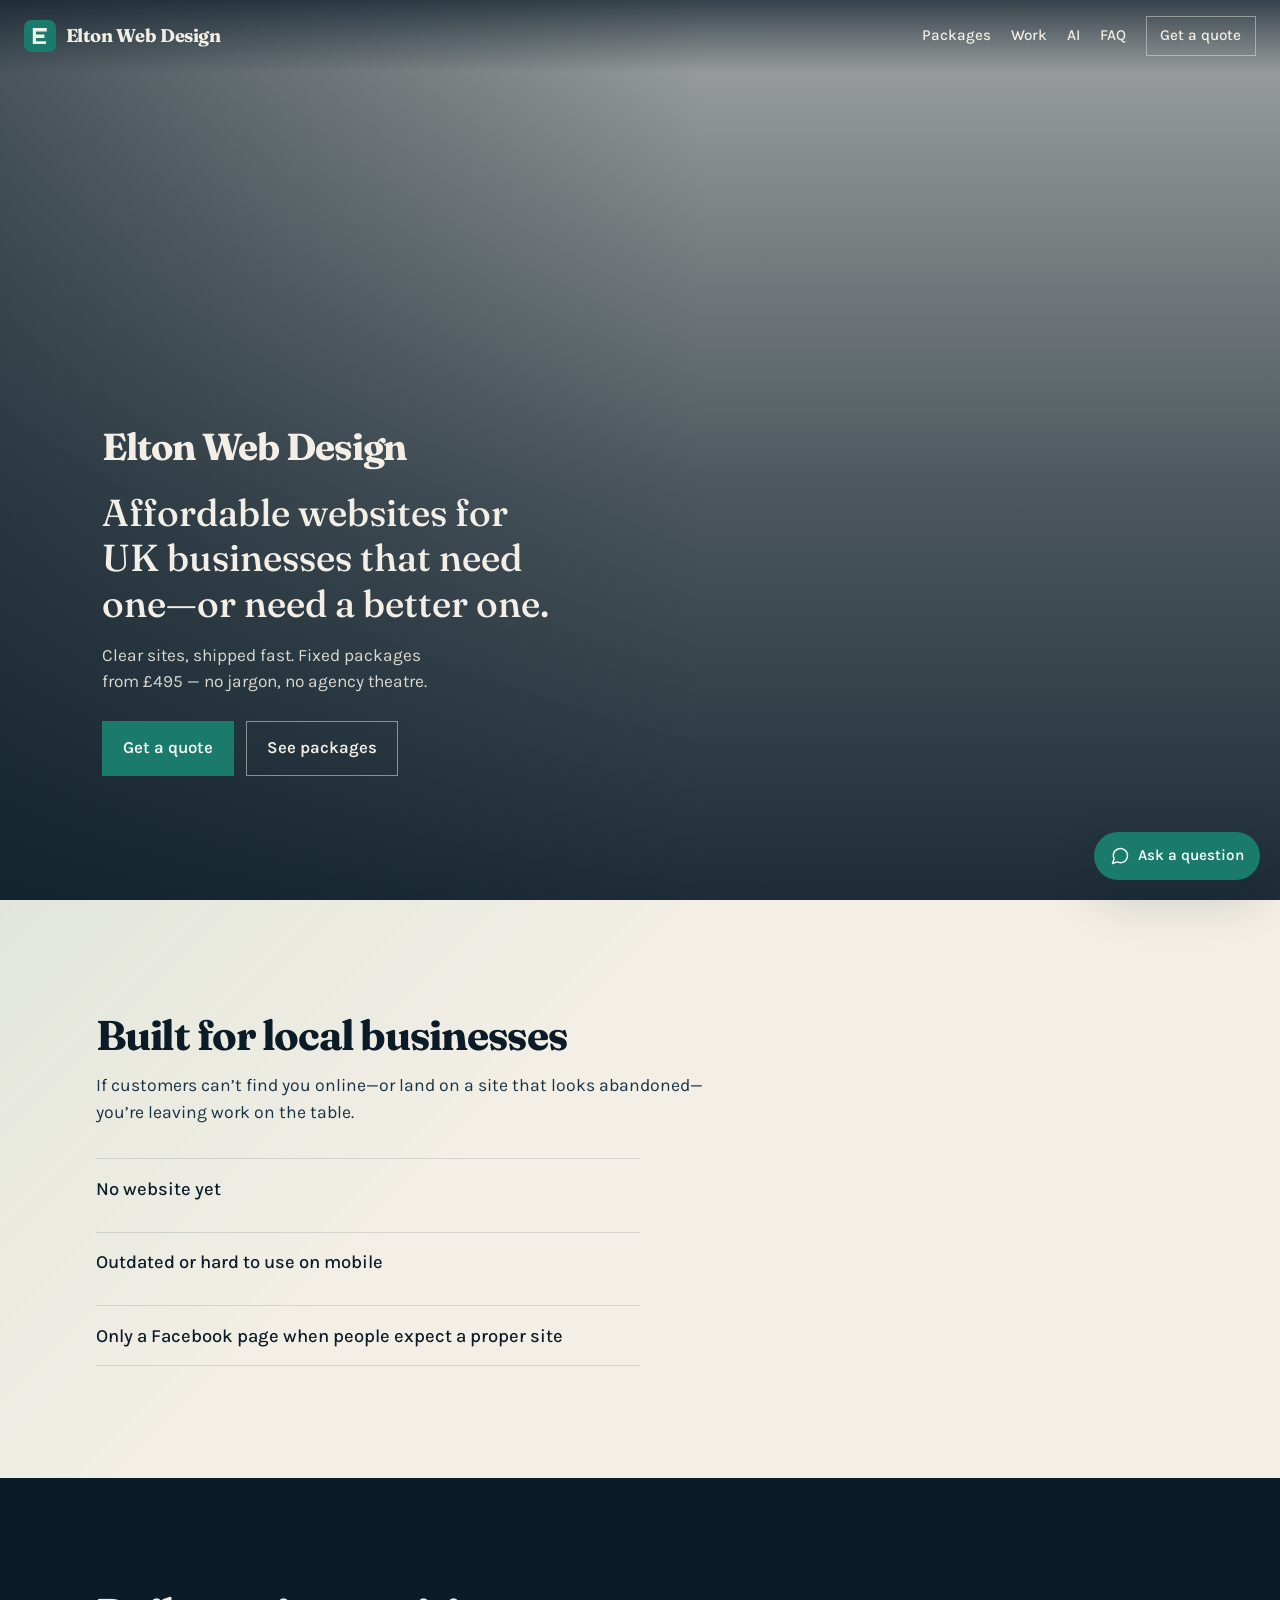
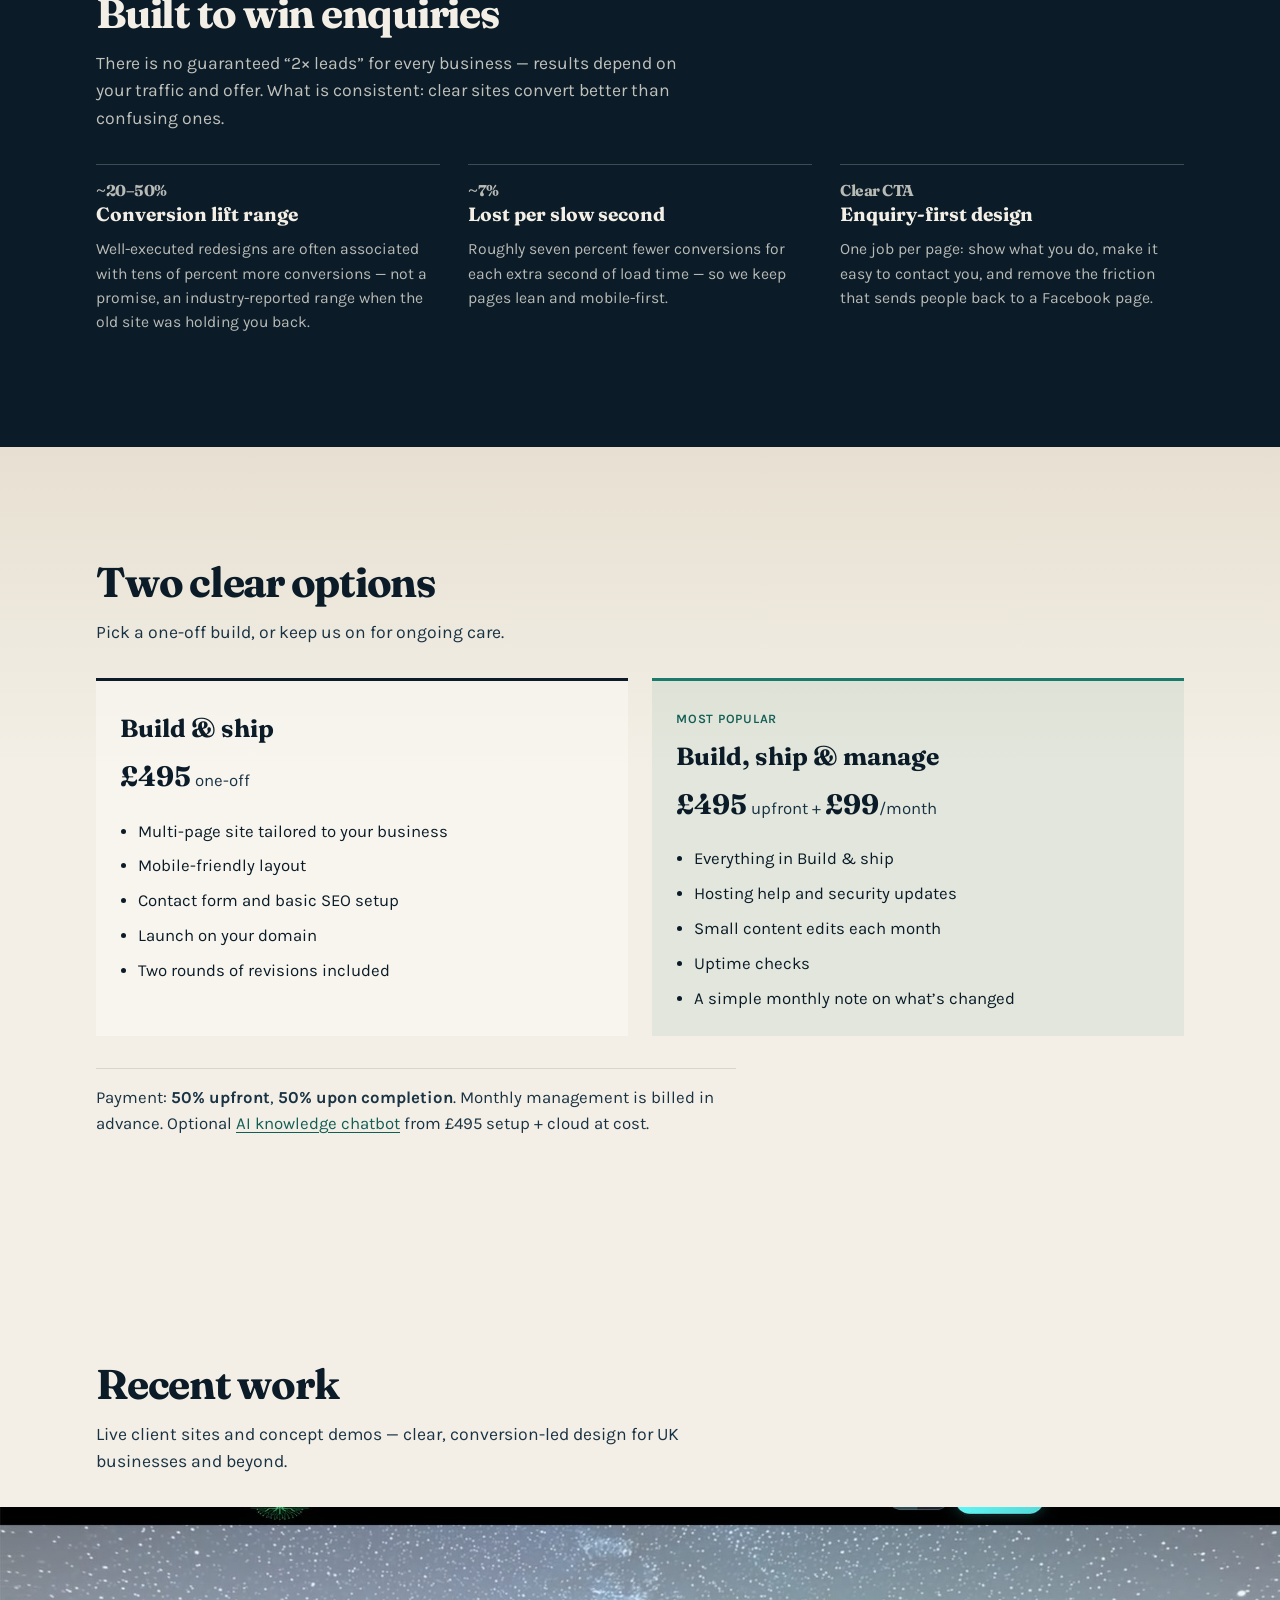
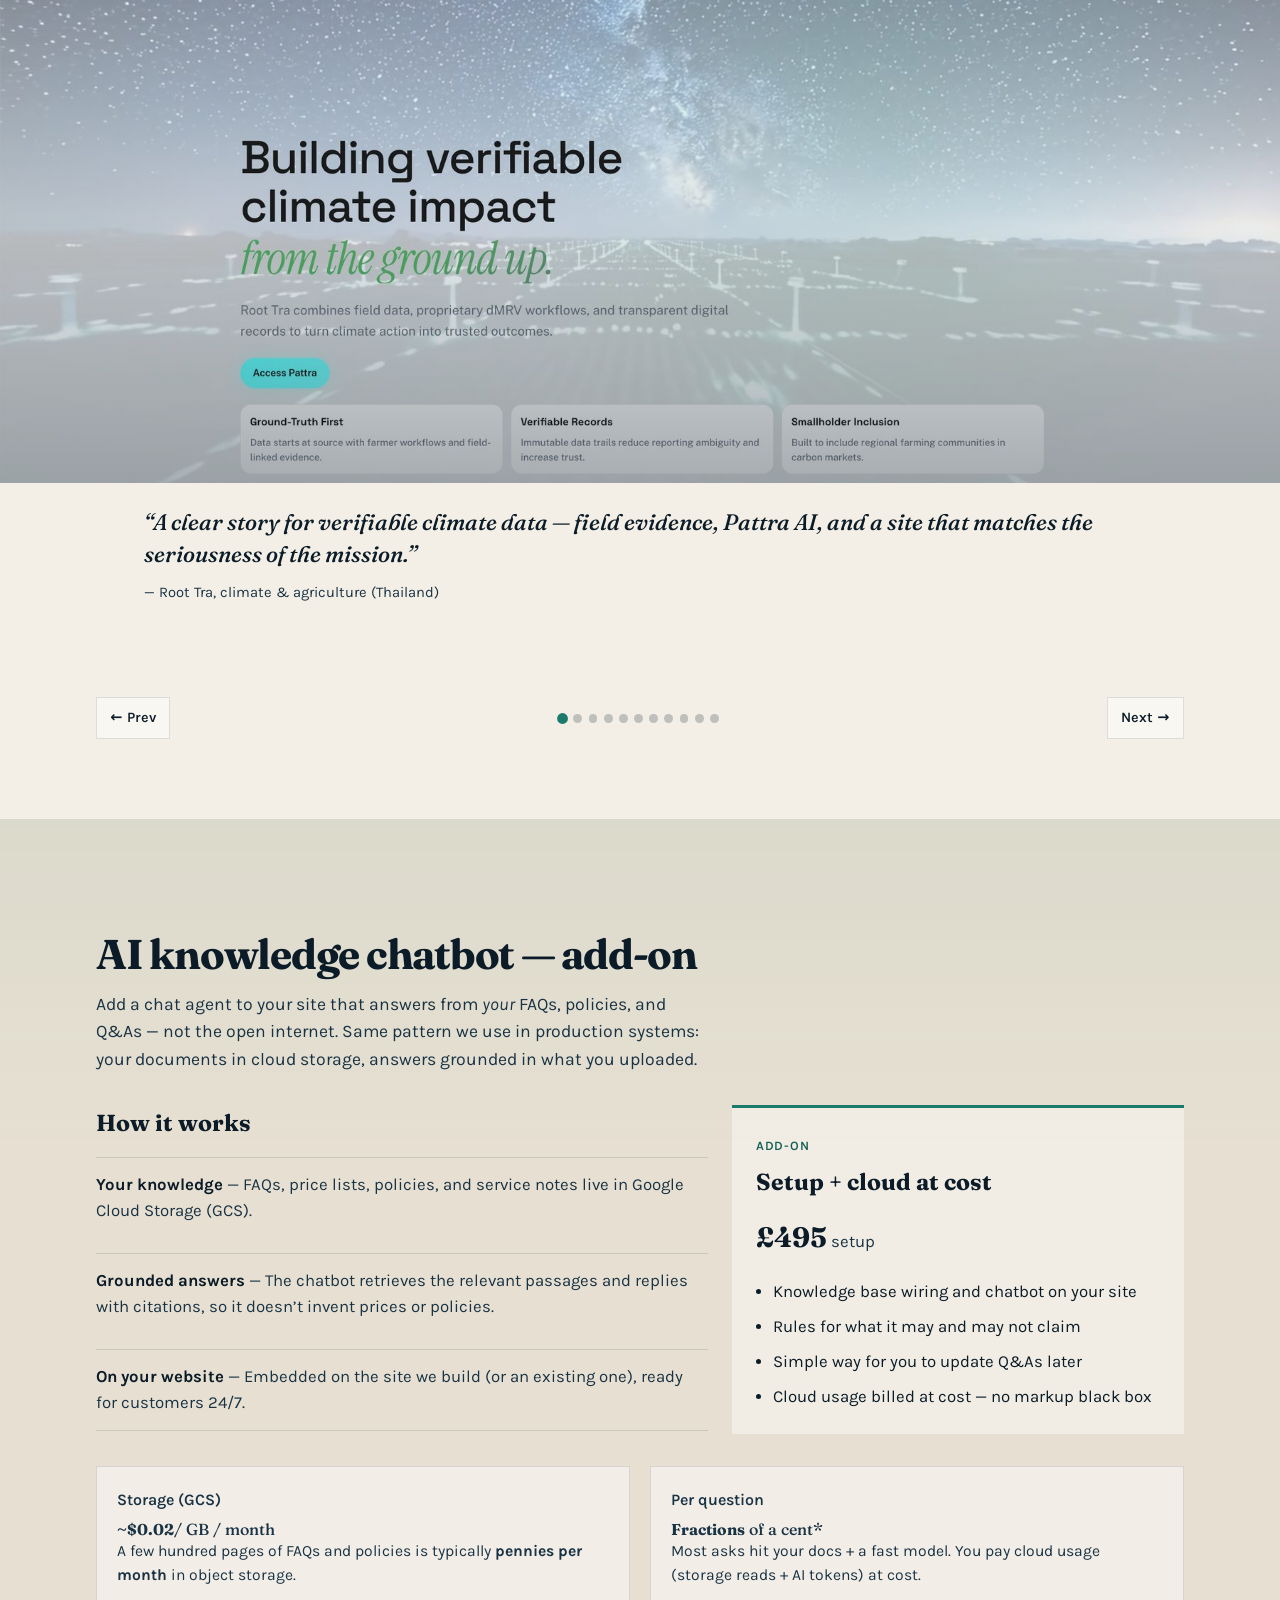
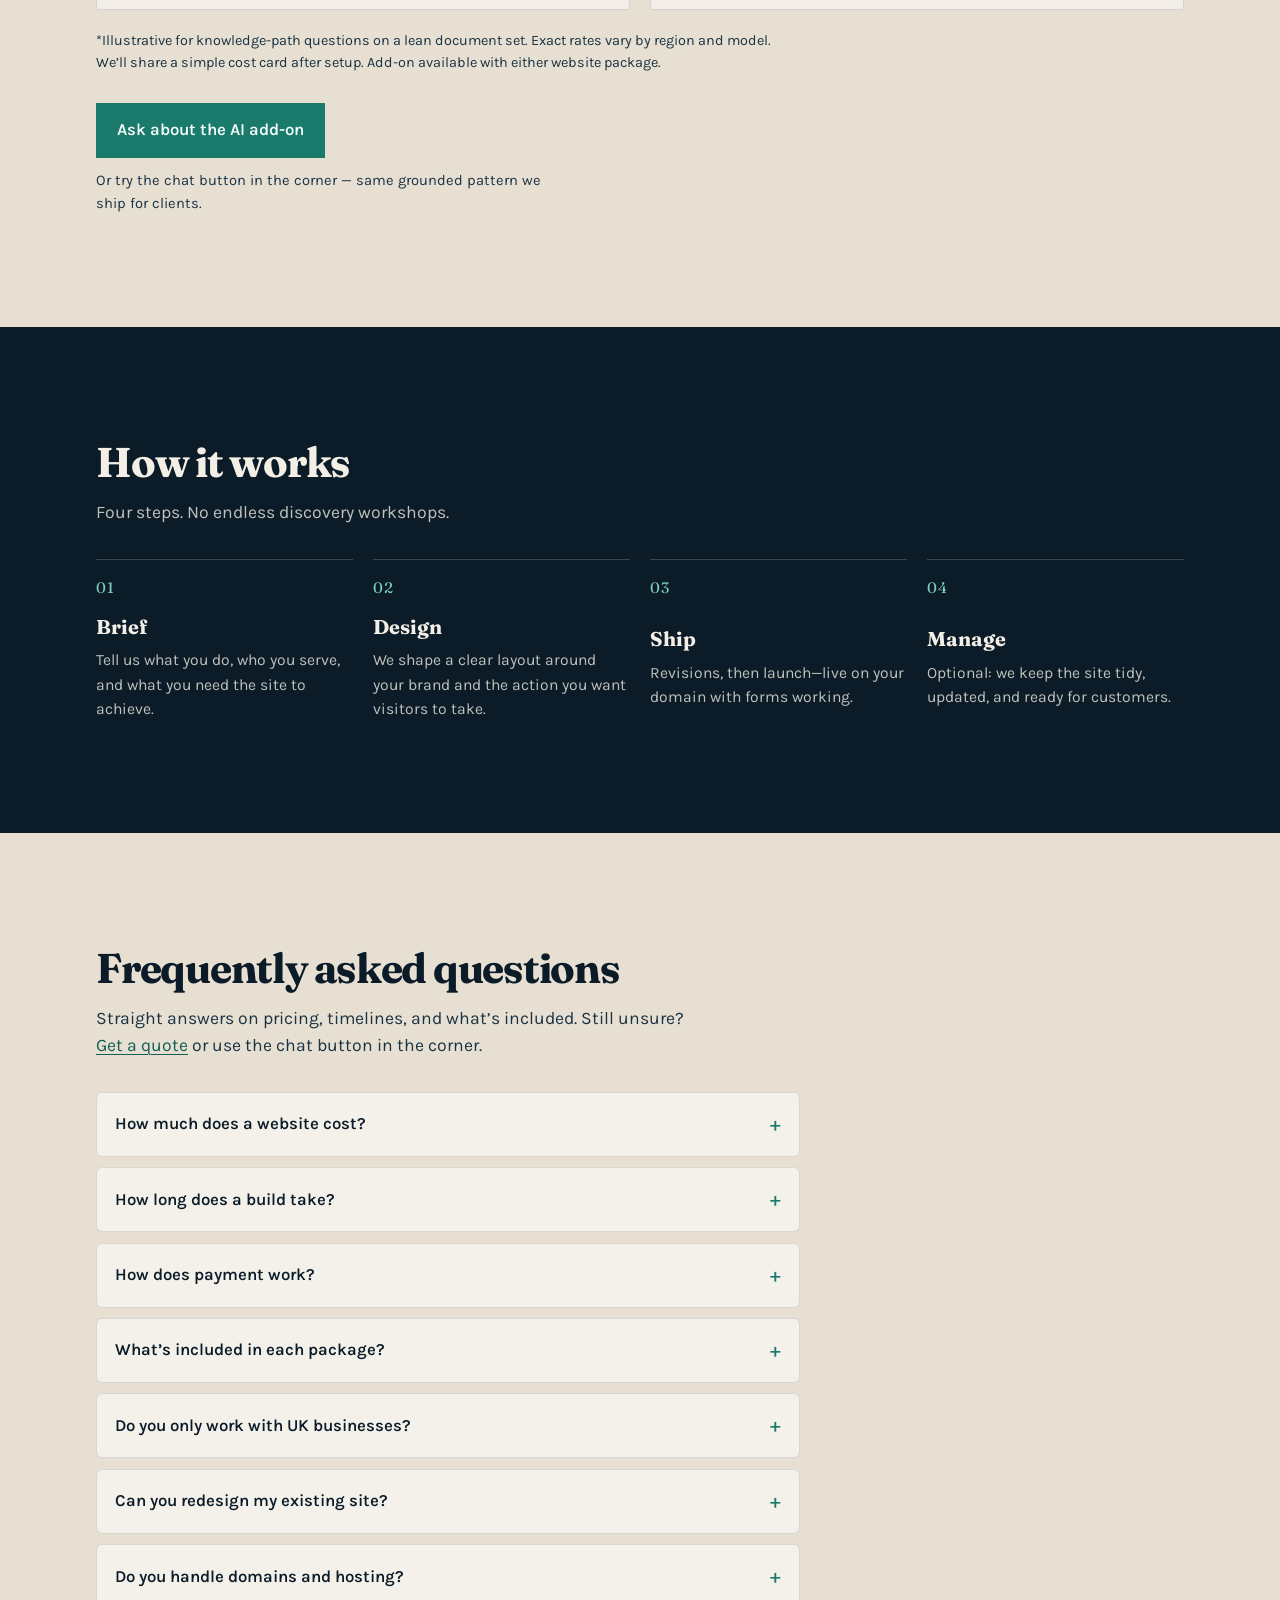
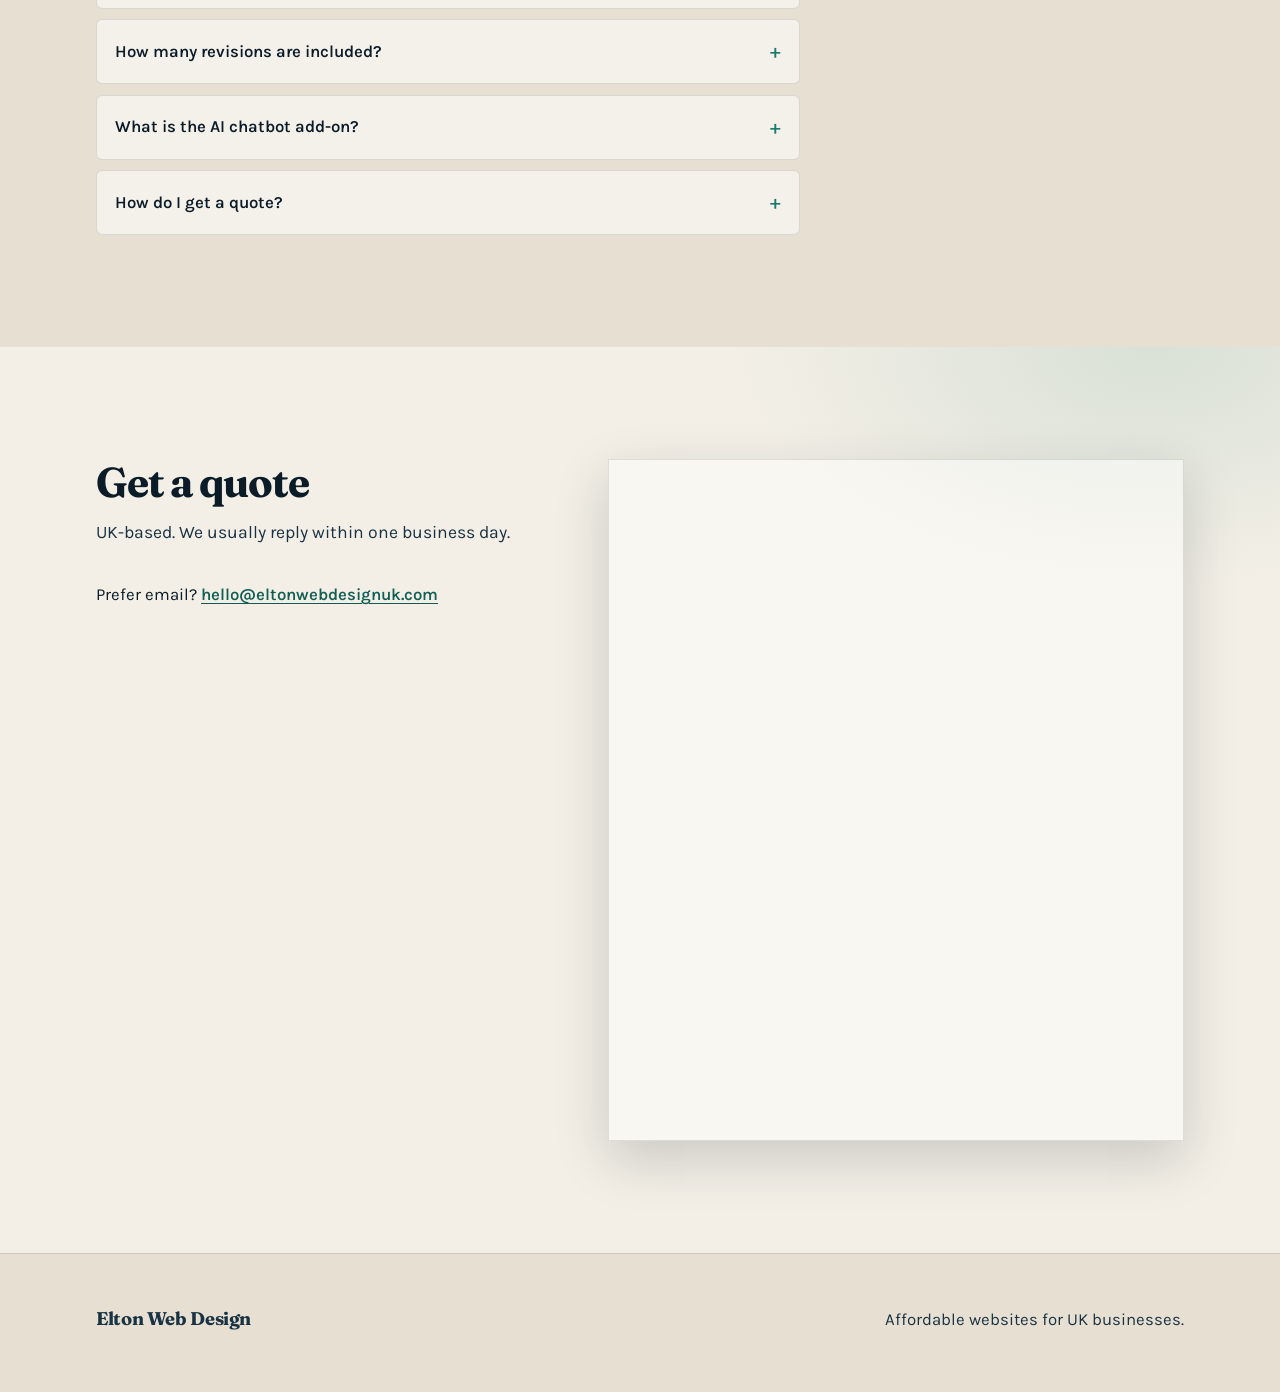
<file: index.html>
<!DOCTYPE html>
<html lang="en-GB">
  <head>
    <meta charset="UTF-8" />
    <meta name="viewport" content="width=device-width, initial-scale=1" />
    <title>Elton Web Design — Affordable websites for UK businesses</title>
    <meta
      name="description"
      content="Elton Web Design builds clear, modern websites for UK businesses that need one—or need a better one. Fixed packages from £495."
    />
    <link rel="preconnect" href="https://fonts.googleapis.com" />
    <link rel="preconnect" href="https://fonts.gstatic.com" crossorigin />
    <link
      href="https://fonts.googleapis.com/css2?family=Fraunces:opsz,wght@9..144,500;9..144,700&family=Karla:wght@400;500;600&display=swap"
      rel="stylesheet"
    />
    <link rel="icon" href="/favicon.svg" type="image/svg+xml" />
    <link rel="apple-touch-icon" href="/apple-touch-icon.png" />
    <link rel="stylesheet" href="styles.css" />
  </head>
  <body>
    <header class="site-header">
      <a class="logo" href="#top">
        <img src="logo.svg" alt="" width="32" height="32" class="logo-mark" />
        <span>Elton Web Design</span>
      </a>
      <nav class="nav" aria-label="Primary">
        <a href="#packages">Packages</a>
        <a href="#work">Work</a>
        <a href="#ai">AI</a>
        <a href="#faq">FAQ</a>
        <a href="#contact" class="nav-cta">Get a quote</a>
      </nav>
    </header>

    <main id="top">
      <section class="hero" aria-label="Introduction">
        <div class="hero-media" aria-hidden="true"></div>
        <div class="hero-scrim" aria-hidden="true"></div>
        <div class="hero-content">
          <p class="brand-mark">Elton Web Design</p>
          <h1>Affordable websites for UK businesses that need one—or need a better one.</h1>
          <p class="hero-lead">
            Clear sites, shipped fast. Fixed packages from £495 — no jargon, no agency theatre.
          </p>
          <div class="hero-actions">
            <a class="btn btn-primary" href="#contact">Get a quote</a>
            <a class="btn btn-ghost" href="#packages">See packages</a>
          </div>
        </div>
      </section>

      <section class="section audience" id="audience">
        <div class="wrap">
          <h2>Built for local businesses</h2>
          <p class="section-lead">
            If customers can’t find you online—or land on a site that looks abandoned—you’re leaving work on the table.
          </p>
          <ul class="audience-list">
            <li>No website yet</li>
            <li>Outdated or hard to use on mobile</li>
            <li>Only a Facebook page when people expect a proper site</li>
          </ul>
        </div>
      </section>

      <section class="section results" id="results" aria-label="Why a better site matters">
        <div class="wrap">
          <h2>Built to win enquiries</h2>
          <p class="section-lead">
            There is no guaranteed “2× leads” for every business — results depend on your traffic and offer.
            What is consistent: clear sites convert better than confusing ones.
          </p>
          <div class="results-grid">
            <article class="result-stat">
              <p class="result-figure">~20–50%</p>
              <h3>Conversion lift range</h3>
              <p>
                Well-executed redesigns are often associated with tens of percent more conversions —
                not a promise, an industry-reported range when the old site was holding you back.
              </p>
            </article>
            <article class="result-stat">
              <p class="result-figure">~7%</p>
              <h3>Lost per slow second</h3>
              <p>
                Roughly seven percent fewer conversions for each extra second of load time —
                so we keep pages lean and mobile-first.
              </p>
            </article>
            <article class="result-stat">
              <p class="result-figure">Clear CTA</p>
              <h3>Enquiry-first design</h3>
              <p>
                One job per page: show what you do, make it easy to contact you, and remove the friction
                that sends people back to a Facebook page.
              </p>
            </article>
          </div>
        </div>
      </section>

      <section class="section packages" id="packages">
        <div class="wrap">
          <h2>Two clear options</h2>
          <p class="section-lead">Pick a one-off build, or keep us on for ongoing care.</p>

          <div class="package-stack">
            <article class="package">
              <h3>Build &amp; ship</h3>
              <p class="price"><span>£495</span> one-off</p>
              <ul>
                <li>Multi-page site tailored to your business</li>
                <li>Mobile-friendly layout</li>
                <li>Contact form and basic SEO setup</li>
                <li>Launch on your domain</li>
                <li>Two rounds of revisions included</li>
              </ul>
            </article>

            <article class="package package-featured">
              <p class="package-tag">Most popular</p>
              <h3>Build, ship &amp; manage</h3>
              <p class="price"><span>£495</span> upfront + <span>£99</span>/month</p>
              <ul>
                <li>Everything in Build &amp; ship</li>
                <li>Hosting help and security updates</li>
                <li>Small content edits each month</li>
                <li>Uptime checks</li>
                <li>A simple monthly note on what’s changed</li>
              </ul>
            </article>
          </div>

          <p class="payment-note">
            Payment: <strong>50% upfront</strong>, <strong>50% upon completion</strong>.
            Monthly management is billed in advance. Optional
            <a href="#ai">AI knowledge chatbot</a> from £495 setup + cloud at cost.
          </p>
        </div>
      </section>

      <section class="section work" id="work" aria-label="Previous work">
        <div class="wrap">
          <h2>Recent work</h2>
          <p class="section-lead">
            Live client sites and concept demos — clear, conversion-led design for UK businesses and beyond.
          </p>
        </div>

        <div class="carousel" data-carousel>
          <div class="carousel-viewport">
            <ul class="carousel-track" data-carousel-track>
              <li class="carousel-slide is-active" data-slide>
                <div
                  class="slide-preview"
                  role="img"
                  aria-label="Root Tra website preview"
                  style="--hero: url('images/roottra-preview.jpg')"
                >
                  <span class="slide-scrim" aria-hidden="true"></span>
                </div>
                <blockquote class="slide-quote">
                  <p>“A clear story for verifiable climate data — field evidence, Pattra AI, and a site that matches the seriousness of the mission.”</p>
                  <footer>— Root Tra, climate &amp; agriculture (Thailand)</footer>
                </blockquote>
                <p class="slide-cta wrap">
                  <a class="btn btn-ghost slide-link" href="https://www.roottra.com" target="_blank" rel="noopener noreferrer">View site →</a>
                </p>
              </li>
              <li class="carousel-slide" data-slide hidden>
                <div
                  class="slide-preview"
                  role="img"
                  aria-label="Harbour and Hearth restaurant website demo"
                  style="--hero: url('https://images.unsplash.com/photo-1414235077428-338989a2e8c0?w=1800&amp;q=80')"
                >
                  <span class="slide-scrim" aria-hidden="true"></span>
                </div>
                <blockquote class="slide-quote">
                  <p>“The site feels like the restaurant — calm, coastal, and easy to book. We filled weekend tables within the first fortnight.”</p>
                  <footer>— Elena M., Whitstable bistro</footer>
                </blockquote>
                <p class="slide-cta wrap">
                  <a class="btn btn-ghost slide-link" href="portfolio/harbour-hearth.html">View demo site →</a>
                </p>
              </li>
              <li class="carousel-slide" data-slide hidden>
                <div
                  class="slide-preview"
                  role="img"
                  aria-label="Ashworth and Hale law firm website demo"
                  style="--hero: url('https://images.unsplash.com/photo-1589829545856-d10d557cf95f?w=1800&amp;q=80')"
                >
                  <span class="slide-scrim" aria-hidden="true"></span>
                </div>
                <blockquote class="slide-quote">
                  <p>“Professional without being stuffy. Clients now enquire through the site instead of calling the wrong number.”</p>
                  <footer>— James H., Tunbridge Wells solicitor</footer>
                </blockquote>
                <p class="slide-cta wrap">
                  <a class="btn btn-ghost slide-link" href="portfolio/ashworth-hale.html">View demo site →</a>
                </p>
              </li>
              <li class="carousel-slide" data-slide hidden>
                <div
                  class="slide-preview"
                  role="img"
                  aria-label="Oakdale Dental website demo"
                  style="--hero: url('https://images.unsplash.com/photo-1629909613654-28e377c37b09?w=1800&amp;q=80')"
                >
                  <span class="slide-scrim" aria-hidden="true"></span>
                </div>
                <blockquote class="slide-quote">
                  <p>“Online booking went live with the new site. Our reception desk finally has breathing room.”</p>
                  <footer>— Dr Priya S., Guildford practice</footer>
                </blockquote>
                <p class="slide-cta wrap">
                  <a class="btn btn-ghost slide-link" href="portfolio/oakdale-dental.html">View demo site →</a>
                </p>
              </li>
              <li class="carousel-slide" data-slide hidden>
                <div
                  class="slide-preview"
                  role="img"
                  aria-label="Forge Athletic gym website demo"
                  style="--hero: url('https://images.unsplash.com/photo-1534438327276-14e5300c3a48?w=1800&amp;q=80')"
                >
                  <span class="slide-scrim" aria-hidden="true"></span>
                </div>
                <blockquote class="slide-quote">
                  <p>“Looks like a proper gym brand, not a template. Free-week sign-ups spiked the week we launched.”</p>
                  <footer>— Marcus T., Leeds gym owner</footer>
                </blockquote>
                <p class="slide-cta wrap">
                  <a class="btn btn-ghost slide-link" href="portfolio/forge-athletic.html">View demo site →</a>
                </p>
              </li>
              <li class="carousel-slide" data-slide hidden>
                <div
                  class="slide-preview"
                  role="img"
                  aria-label="Northline Estates website demo"
                  style="--hero: url('https://images.unsplash.com/photo-1600596542815-ffad4c1539a9?w=1800&amp;q=80')"
                >
                  <span class="slide-scrim" aria-hidden="true"></span>
                </div>
                <blockquote class="slide-quote">
                  <p>“Valuation requests come through cleanly now. Sellers take us more seriously before we’ve even visited.”</p>
                  <footer>— Claire W., Yorkshire agency</footer>
                </blockquote>
                <p class="slide-cta wrap">
                  <a class="btn btn-ghost slide-link" href="portfolio/northline-estates.html">View demo site →</a>
                </p>
              </li>
              <li class="carousel-slide" data-slide hidden>
                <div
                  class="slide-preview"
                  role="img"
                  aria-label="Mill and Bean café website demo"
                  style="--hero: url('https://images.unsplash.com/photo-1495474472287-4d71bcdd2085?w=1800&amp;q=80')"
                >
                  <span class="slide-scrim" aria-hidden="true"></span>
                </div>
                <blockquote class="slide-quote">
                  <p>“Hours and menu in one place — tourists stop guessing. Feels warm without looking homemade.”</p>
                  <footer>— Tom &amp; Aisha, Brighton café</footer>
                </blockquote>
                <p class="slide-cta wrap">
                  <a class="btn btn-ghost slide-link" href="portfolio/mill-bean.html">View demo site →</a>
                </p>
              </li>
              <li class="carousel-slide" data-slide hidden>
                <div
                  class="slide-preview"
                  role="img"
                  aria-label="Ledger and Co accountancy website demo"
                  style="--hero: url('https://images.unsplash.com/photo-1454165804606-c3d57bc86b40?w=1800&amp;q=80')"
                >
                  <span class="slide-scrim" aria-hidden="true"></span>
                </div>
                <blockquote class="slide-quote">
                  <p>“Clear pricing and a quote form that doesn’t scare freelancers off. Best marketing spend we’ve made.”</p>
                  <footer>— Nadia K., Manchester accountant</footer>
                </blockquote>
                <p class="slide-cta wrap">
                  <a class="btn btn-ghost slide-link" href="portfolio/ledger-co.html">View demo site →</a>
                </p>
              </li>
              <li class="carousel-slide" data-slide hidden>
                <div
                  class="slide-preview"
                  role="img"
                  aria-label="Atelier Rose salon website demo"
                  style="--hero: url('https://images.unsplash.com/photo-1560066984-138dadb4c035?w=1800&amp;q=80')"
                >
                  <span class="slide-scrim" aria-hidden="true"></span>
                </div>
                <blockquote class="slide-quote">
                  <p>“Elegant enough for bridal enquiries. Booking requests doubled without us touching Instagram ads.”</p>
                  <footer>— Sophie R., Bath salon</footer>
                </blockquote>
                <p class="slide-cta wrap">
                  <a class="btn btn-ghost slide-link" href="portfolio/atelier-rose.html">View demo site →</a>
                </p>
              </li>
              <li class="carousel-slide" data-slide hidden>
                <div
                  class="slide-preview"
                  role="img"
                  aria-label="Brightwater Plumbing website demo"
                  style="--hero: url('https://images.unsplash.com/photo-1585704032915-c3400ca199e7?w=1800&amp;q=80')"
                >
                  <span class="slide-scrim" aria-hidden="true"></span>
                </div>
                <blockquote class="slide-quote">
                  <p>“Big phone number, no fluff. Emergency calls went up the first wet weekend after launch.”</p>
                  <footer>— Dave B., Bristol plumber</footer>
                </blockquote>
                <p class="slide-cta wrap">
                  <a class="btn btn-ghost slide-link" href="portfolio/brightwater-plumbing.html">View demo site →</a>
                </p>
              </li>
              <li class="carousel-slide" data-slide hidden>
                <div
                  class="slide-preview"
                  role="img"
                  aria-label="Lineform Studio architecture website demo"
                  style="--hero: url('https://images.unsplash.com/photo-1600607687939-ce8a6c25118c?w=1800&amp;q=80')"
                >
                  <span class="slide-scrim" aria-hidden="true"></span>
                </div>
                <blockquote class="slide-quote">
                  <p>“The portfolio finally matches the work. Serious clients find us — tyre-kickers bounce.”</p>
                  <footer>— Ana L., London architect</footer>
                </blockquote>
                <p class="slide-cta wrap">
                  <a class="btn btn-ghost slide-link" href="portfolio/lineform-studio.html">View demo site →</a>
                </p>
              </li>
            </ul>
          </div>

          <div class="carousel-controls wrap">
            <button type="button" class="carousel-btn" data-carousel-prev aria-label="Previous project">
              ← Prev
            </button>
            <div class="carousel-dots" data-carousel-dots role="tablist" aria-label="Project slides"></div>
            <button type="button" class="carousel-btn" data-carousel-next aria-label="Next project">
              Next →
            </button>
          </div>
        </div>
      </section>

      <section class="section ai" id="ai">
        <div class="wrap">
          <h2>AI knowledge chatbot — add-on</h2>
          <p class="section-lead">
            Add a chat agent to your site that answers from <em>your</em> FAQs, policies, and Q&amp;As — not the open internet.
            Same pattern we use in production systems: your documents in cloud storage, answers grounded in what you uploaded.
          </p>

          <div class="ai-grid">
            <article class="ai-how">
              <h3>How it works</h3>
              <ol class="ai-steps">
                <li>
                  <strong>Your knowledge</strong>
                  — FAQs, price lists, policies, and service notes live in Google Cloud Storage (GCS).
                </li>
                <li>
                  <strong>Grounded answers</strong>
                  — The chatbot retrieves the relevant passages and replies with citations, so it doesn’t invent prices or policies.
                </li>
                <li>
                  <strong>On your website</strong>
                  — Embedded on the site we build (or an existing one), ready for customers 24/7.
                </li>
              </ol>
            </article>

            <article class="ai-price">
              <p class="package-tag">Add-on</p>
              <h3>Setup + cloud at cost</h3>
              <p class="price"><span>£495</span> setup</p>
              <ul>
                <li>Knowledge base wiring and chatbot on your site</li>
                <li>Rules for what it may and may not claim</li>
                <li>Simple way for you to update Q&amp;As later</li>
                <li>Cloud usage billed at cost — no markup black box</li>
              </ul>
            </article>
          </div>

          <div class="econ-grid">
            <article class="econ">
              <h3>Storage (GCS)</h3>
              <p class="econ-figure">~$0.02<span>/ GB / month</span></p>
              <p>
                A few hundred pages of FAQs and policies is typically
                <strong>pennies per month</strong> in object storage.
              </p>
            </article>
            <article class="econ">
              <h3>Per question</h3>
              <p class="econ-figure">Fractions<span> of a cent*</span></p>
              <p>
                Most asks hit your docs + a fast model. You pay cloud usage
                (storage reads + AI tokens) at cost.
              </p>
            </article>
          </div>
          <p class="econ-note">
            *Illustrative for knowledge-path questions on a lean document set. Exact rates vary by region and model.
            We’ll share a simple cost card after setup. Add-on available with either website package.
          </p>
          <p class="ai-cta-row">
            <a class="btn btn-primary" href="#contact">Ask about the AI add-on</a>
            <span class="ai-try-hint">Or try the chat button in the corner — same grounded pattern we ship for clients.</span>
          </p>
        </div>
      </section>

      <section class="section process" id="process">
        <div class="wrap">
          <h2>How it works</h2>
          <p class="section-lead">Four steps. No endless discovery workshops.</p>
          <ol class="steps">
            <li>
              <span class="step-num">01</span>
              <div>
                <h3>Brief</h3>
                <p>Tell us what you do, who you serve, and what you need the site to achieve.</p>
              </div>
            </li>
            <li>
              <span class="step-num">02</span>
              <div>
                <h3>Design</h3>
                <p>We shape a clear layout around your brand and the action you want visitors to take.</p>
              </div>
            </li>
            <li>
              <span class="step-num">03</span>
              <div>
                <h3>Ship</h3>
                <p>Revisions, then launch—live on your domain with forms working.</p>
              </div>
            </li>
            <li>
              <span class="step-num">04</span>
              <div>
                <h3>Manage</h3>
                <p>Optional: we keep the site tidy, updated, and ready for customers.</p>
              </div>
            </li>
          </ol>
        </div>
      </section>

      <section class="section faq" id="faq">
        <div class="wrap">
          <h2>Frequently asked questions</h2>
          <p class="section-lead">
            Straight answers on pricing, timelines, and what’s included. Still unsure?
            <a href="#contact">Get a quote</a> or use the chat button in the corner.
          </p>

          <div class="faq-list">
            <details class="faq-item">
              <summary>How much does a website cost?</summary>
              <p>
                <strong>Build &amp; ship</strong> is £495 one-off. <strong>Build, ship &amp; manage</strong> is £495 upfront plus £99 per month.
                The optional <a href="#ai">AI knowledge chatbot</a> add-on is £495 setup plus cloud usage at cost.
              </p>
            </details>
            <details class="faq-item">
              <summary>How long does a build take?</summary>
              <p>
                A typical new site takes <strong>2–4 weeks</strong> from brief to launch, depending on how quickly you provide content and feedback.
                We can often start within 1–2 weeks of your deposit.
              </p>
            </details>
            <details class="faq-item">
              <summary>How does payment work?</summary>
              <p>
                <strong>50% upfront</strong> to begin work and <strong>50% upon completion</strong>
                (when your site goes live). Monthly management (if chosen) is billed in advance.
                Payment is by bank transfer.
              </p>
            </details>
            <details class="faq-item">
              <summary>What’s included in each package?</summary>
              <p>
                Both packages include a tailored multi-page site, mobile-friendly layout, contact form, basic SEO, launch on your domain, and two rounds of revisions.
                Monthly management adds hosting help, security updates, small content edits, uptime checks, and a short monthly summary.
              </p>
            </details>
            <details class="faq-item">
              <summary>Do you only work with UK businesses?</summary>
              <p>
                We focus on UK local businesses, but we can work with English-speaking clients elsewhere by arrangement.
                Email <a href="mailto:hello@eltonwebdesignuk.com">hello@eltonwebdesignuk.com</a> to discuss.
              </p>
            </details>
            <details class="faq-item">
              <summary>Can you redesign my existing site?</summary>
              <p>
                Yes — we refresh outdated sites, not only build from scratch. We can replace hard-to-use mobile layouts,
                old WordPress themes, Wix/Squarespace sites, or a Facebook-only presence.
              </p>
            </details>
            <details class="faq-item">
              <summary>Do you handle domains and hosting?</summary>
              <p>
                We help you launch on your own domain. You own the domain. With monthly management we handle hosting help and updates ongoing.
                If you leave management, we provide a clear handover.
              </p>
            </details>
            <details class="faq-item">
              <summary>How many revisions are included?</summary>
              <p>
                Two rounds of revisions on design and content before launch. A revision round means consolidated feedback on the current draft —
                not unlimited one-line tweaks spread over weeks.
              </p>
            </details>
            <details class="faq-item">
              <summary>What is the AI chatbot add-on?</summary>
              <p>
                A chat agent on your site that answers from <em>your</em> FAQs and policies — not the open internet.
                £495 one-off setup, plus cloud usage at cost (typically pennies at low volume). Available with either website package.
              </p>
            </details>
            <details class="faq-item">
              <summary>How do I get a quote?</summary>
              <p>
                Use the <a href="#contact">contact form</a>, email
                <a href="mailto:hello@eltonwebdesignuk.com">hello@eltonwebdesignuk.com</a>, or WhatsApp
                <a href="https://wa.me/447812346799">+44 7812 346799</a>. We usually reply within one business day.
              </p>
            </details>
          </div>
        </div>
      </section>

      <section class="section contact" id="contact">
        <div class="wrap contact-grid">
          <div>
            <h2>Get a quote</h2>
            <p class="section-lead">
              UK-based. We usually reply within one business day.
            </p>
            <p class="contact-direct">
              Prefer email?
              <a href="mailto:hello@eltonwebdesignuk.com">hello@eltonwebdesignuk.com</a>
            </p>
          </div>
          <div class="contact-embed">
            <iframe
              id="ziframe_1969"
              aria-label="Elton Web Design Contact"
              title="Elton Web Design Contact"
              src="https://forms.zohopublic.com/helloeltonweb1/form/EltonWebDesignContact/formperma/BBO2E4EA9Z9qQsKgEucC1cyPForL_DnfTIhOjBXY4Tw"
            ></iframe>
          </div>
          <script>
            (function () {
              try {
                var zf_frame = document.getElementById("ziframe_1969");
                var ifrmSrc = zf_frame.src;
                if (!/[?&]referrername=/.test(ifrmSrc)) {
                  var rfr = window.location.href;
                  try {
                    rfr =
                      window.self !== window.top
                        ? window.top.location.href
                        : /^https?:\/\/[\w.-]+\.[a-zA-Z]{2,}/i.test(rfr)
                          ? rfr
                          : "";
                  } catch (e) {}
                  if (rfr) {
                    if (rfr.length > 1800) {
                      var q = rfr.indexOf("?");
                      if (q > -1) rfr = rfr.substring(0, q);
                      if (rfr.length > 1800) rfr = rfr.substring(0, 1800);
                    }
                    ifrmSrc +=
                      (ifrmSrc.indexOf("?") > 0 ? "&" : "?") +
                      "referrername=" +
                      encodeURIComponent(rfr);
                  }
                }
                if (zf_frame.src !== ifrmSrc) zf_frame.src = ifrmSrc;
              } catch (e) {}
            })();
          </script>
        </div>
      </section>
    </main>

    <footer class="site-footer">
      <div class="wrap footer-row">
        <p class="logo">Elton Web Design</p>
        <p>Affordable websites for UK businesses.</p>
      </div>
    </footer>

    <div class="chat-root" data-chat-root>
      <div class="chat-panel" data-chat-panel hidden>
        <div class="chat-panel-header">
          <div>
            <h2>Elton Web Design</h2>
            <p>Answers from our FAQs — not the open web</p>
          </div>
          <button type="button" class="chat-close" data-chat-close aria-label="Close chat">×</button>
        </div>
        <div class="chat-messages" data-chat-messages role="log" aria-live="polite" aria-label="Chat messages"></div>
        <p class="chat-status" data-chat-status></p>
        <form class="chat-form" data-chat-form>
          <input
            class="chat-input"
            data-chat-input
            type="text"
            name="message"
            placeholder="Ask about packages or pricing…"
            autocomplete="off"
            maxlength="2000"
            aria-label="Your message"
          />
          <button class="chat-send" data-chat-send type="submit">Send</button>
        </form>
        <p class="chat-disclaimer">AI assistant — confirm pricing by email before booking.</p>
      </div>
      <button type="button" class="chat-launcher" data-chat-launcher aria-expanded="false" aria-controls="chat-panel">
        <svg width="20" height="20" viewBox="0 0 24 24" fill="none" aria-hidden="true">
          <path
            d="M21 11.5a8.38 8.38 0 0 1-.9 3.8 8.5 8.5 0 0 1-7.6 4.7 8.38 8.38 0 0 1-3.8-.9L3 21l1.9-5.7a8.38 8.38 0 0 1-.9-3.8 8.5 8.5 0 0 1 4.7-7.6 8.38 8.38 0 0 1 3.8-.9h.5a8.48 8.48 0 0 1 8 8v.5z"
            stroke="currentColor"
            stroke-width="1.75"
            stroke-linecap="round"
            stroke-linejoin="round"
          />
        </svg>
        Ask a question
      </button>
    </div>

    <script src="chat-config.js"></script>
    <script src="chat.js"></script>
    <script src="script.js"></script>
  </body>
</html>
</file>
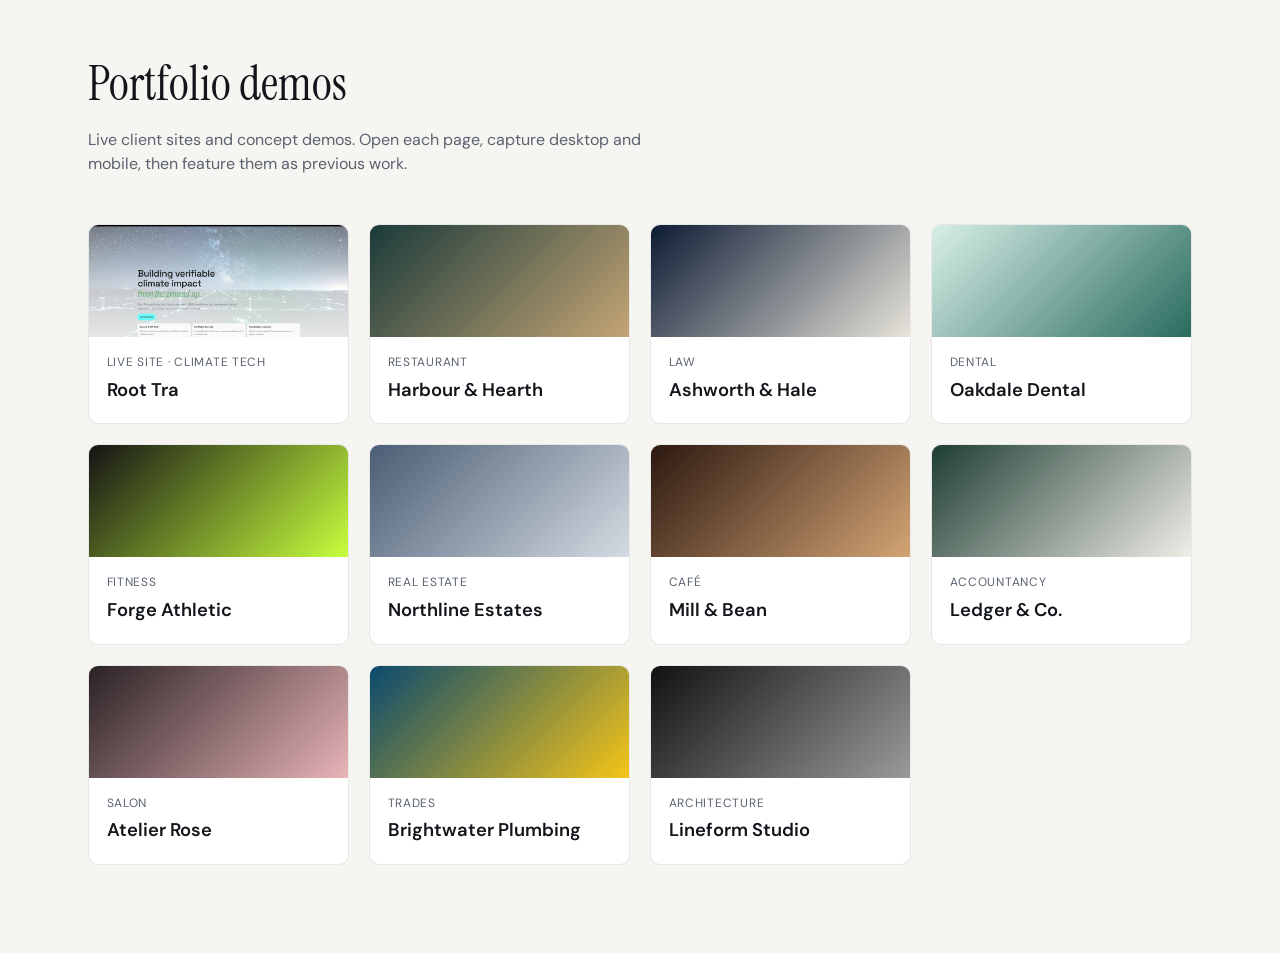
<file: portfolio/index.html>
<!DOCTYPE html>
<html lang="en-GB">
  <head>
    <meta charset="UTF-8" />
    <meta name="viewport" content="width=device-width, initial-scale=1" />
    <title>Portfolio demos — Elton Web Design</title>
    <link rel="icon" href="/favicon.svg" type="image/svg+xml" />
    <link rel="apple-touch-icon" href="/apple-touch-icon.png" />
    <link rel="preconnect" href="https://fonts.googleapis.com" />
    <link rel="preconnect" href="https://fonts.gstatic.com" crossorigin />
    <link
      href="https://fonts.googleapis.com/css2?family=DM+Sans:wght@400;500;600&family=Instrument+Serif:ital@0;1&display=swap"
      rel="stylesheet"
    />
    <style>
      :root {
        --ink: #12151a;
        --muted: #5a6270;
        --line: rgba(18, 21, 26, 0.1);
        --bg: #f7f5f1;
        --card: #fff;
      }
      * {
        box-sizing: border-box;
      }
      body {
        margin: 0;
        font-family: "DM Sans", system-ui, sans-serif;
        background: var(--bg);
        color: var(--ink);
        line-height: 1.5;
      }
      header {
        padding: 3rem 1.5rem 1.5rem;
        max-width: 72rem;
        margin: 0 auto;
      }
      header h1 {
        font-family: "Instrument Serif", Georgia, serif;
        font-weight: 400;
        font-size: clamp(2rem, 4vw, 3rem);
        margin: 0 0 0.5rem;
      }
      header p {
        margin: 0;
        color: var(--muted);
        max-width: 36rem;
      }
      .grid {
        display: grid;
        grid-template-columns: repeat(auto-fill, minmax(16rem, 1fr));
        gap: 1.25rem;
        padding: 1.5rem;
        max-width: 72rem;
        margin: 0 auto 4rem;
      }
      a.demo {
        display: block;
        text-decoration: none;
        color: inherit;
        background: var(--card);
        border: 1px solid var(--line);
        border-radius: 10px;
        overflow: hidden;
        transition: transform 0.25s ease, box-shadow 0.25s ease;
      }
      a.demo:hover {
        transform: translateY(-3px);
        box-shadow: 0 16px 40px rgba(18, 21, 26, 0.1);
      }
      .swatch {
        height: 7rem;
        background-size: cover;
        background-position: center;
      }
      .meta {
        padding: 1rem 1.1rem 1.2rem;
      }
      .meta .industry {
        font-size: 0.75rem;
        letter-spacing: 0.06em;
        text-transform: uppercase;
        color: var(--muted);
        margin: 0 0 0.35rem;
      }
      .meta h2 {
        margin: 0;
        font-size: 1.15rem;
        font-weight: 600;
      }
    </style>
  </head>
  <body>
    <header>
      <h1>Portfolio demos</h1>
      <p>
        Live client sites and concept demos. Open each page, capture desktop and mobile,
        then feature them as previous work.
      </p>
    </header>
    <div class="grid">
      <a class="demo" href="https://www.roottra.com" target="_blank" rel="noopener noreferrer">
        <div
          class="swatch"
          style="background-image: url('../images/roottra-preview.jpg'); background-color: #0a0f0d"
        ></div>
        <div class="meta">
          <p class="industry">Live site · Climate tech</p>
          <h2>Root Tra</h2>
        </div>
      </a>
      <a class="demo" href="harbour-hearth.html">
        <div
          class="swatch"
          style="background-image: linear-gradient(135deg, #1a3a3a, #c4a574)"
        ></div>
        <div class="meta">
          <p class="industry">Restaurant</p>
          <h2>Harbour &amp; Hearth</h2>
        </div>
      </a>
      <a class="demo" href="ashworth-hale.html">
        <div
          class="swatch"
          style="background-image: linear-gradient(135deg, #0c1b33, #e8e4db)"
        ></div>
        <div class="meta">
          <p class="industry">Law</p>
          <h2>Ashworth &amp; Hale</h2>
        </div>
      </a>
      <a class="demo" href="oakdale-dental.html">
        <div
          class="swatch"
          style="background-image: linear-gradient(135deg, #d8efe8, #2a6b5e)"
        ></div>
        <div class="meta">
          <p class="industry">Dental</p>
          <h2>Oakdale Dental</h2>
        </div>
      </a>
      <a class="demo" href="forge-athletic.html">
        <div
          class="swatch"
          style="background-image: linear-gradient(135deg, #141414, #c8ff3d)"
        ></div>
        <div class="meta">
          <p class="industry">Fitness</p>
          <h2>Forge Athletic</h2>
        </div>
      </a>
      <a class="demo" href="northline-estates.html">
        <div
          class="swatch"
          style="background-image: linear-gradient(135deg, #4a5d73, #d5dbe3)"
        ></div>
        <div class="meta">
          <p class="industry">Real estate</p>
          <h2>Northline Estates</h2>
        </div>
      </a>
      <a class="demo" href="mill-bean.html">
        <div
          class="swatch"
          style="background-image: linear-gradient(135deg, #2c1810, #d4a574)"
        ></div>
        <div class="meta">
          <p class="industry">Café</p>
          <h2>Mill &amp; Bean</h2>
        </div>
      </a>
      <a class="demo" href="ledger-co.html">
        <div
          class="swatch"
          style="background-image: linear-gradient(135deg, #1e3d32, #f0eee8)"
        ></div>
        <div class="meta">
          <p class="industry">Accountancy</p>
          <h2>Ledger &amp; Co.</h2>
        </div>
      </a>
      <a class="demo" href="atelier-rose.html">
        <div
          class="swatch"
          style="background-image: linear-gradient(135deg, #2a2224, #e8b4b8)"
        ></div>
        <div class="meta">
          <p class="industry">Salon</p>
          <h2>Atelier Rose</h2>
        </div>
      </a>
      <a class="demo" href="brightwater-plumbing.html">
        <div
          class="swatch"
          style="background-image: linear-gradient(135deg, #0a4a6e, #f5c518)"
        ></div>
        <div class="meta">
          <p class="industry">Trades</p>
          <h2>Brightwater Plumbing</h2>
        </div>
      </a>
      <a class="demo" href="lineform-studio.html">
        <div
          class="swatch"
          style="background-image: linear-gradient(135deg, #111111, #9a9a9a)"
        ></div>
        <div class="meta">
          <p class="industry">Architecture</p>
          <h2>Lineform Studio</h2>
        </div>
      </a>
    </div>
  </body>
</html>
</file>
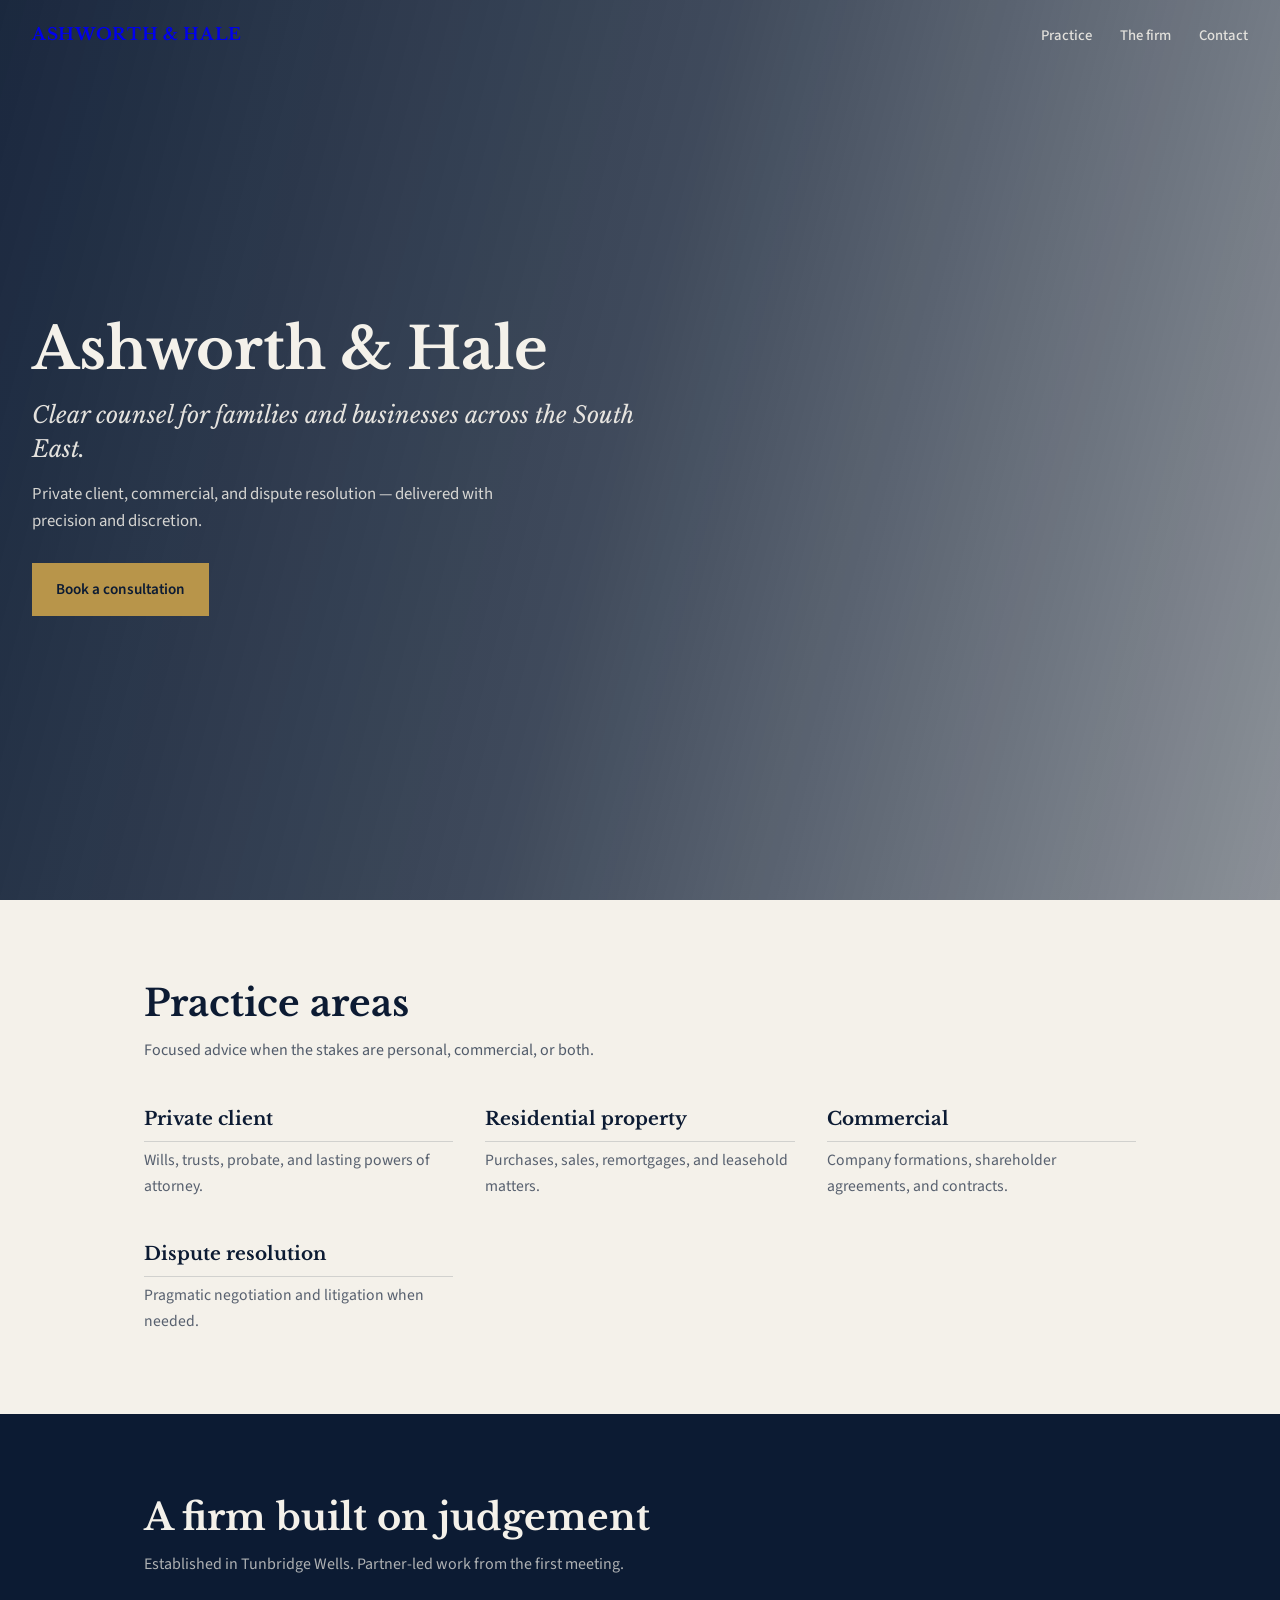
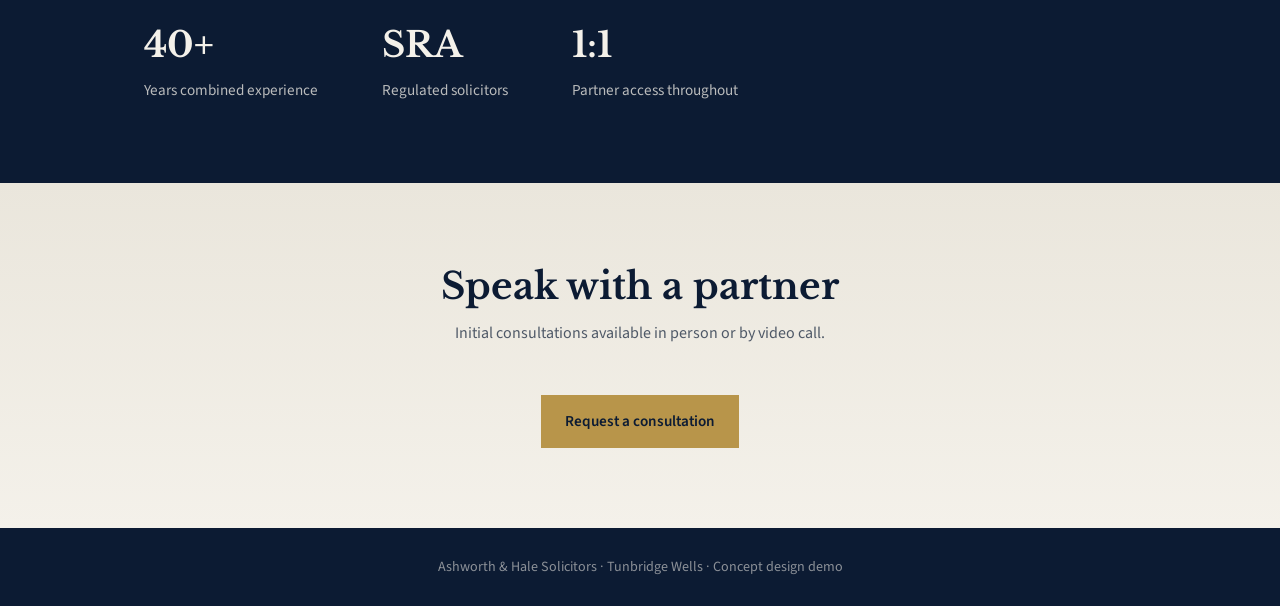
<file: portfolio/ashworth-hale.html>
<!DOCTYPE html>
<html lang="en-GB">
  <head>
    <meta charset="UTF-8" />
    <meta name="viewport" content="width=device-width, initial-scale=1" />
    <title>Ashworth &amp; Hale — Solicitors</title>
    <link rel="preconnect" href="https://fonts.googleapis.com" />
    <link rel="preconnect" href="https://fonts.gstatic.com" crossorigin />
    <link
      href="https://fonts.googleapis.com/css2?family=Libre+Baskerville:ital,wght@0,400;0,700;1,400&family=Source+Sans+3:wght@400;500;600&display=swap"
      rel="stylesheet"
    />
    <style>
      :root {
        --navy: #0c1b33;
        --navy-mid: #162a4a;
        --ivory: #f4f1ea;
        --gold: #b8954a;
        --ink: #0c1b33;
        --display: "Libre Baskerville", Georgia, serif;
        --body: "Source Sans 3", system-ui, sans-serif;
      }
      * {
        box-sizing: border-box;
      }
      html {
        scroll-behavior: smooth;
      }
      body {
        margin: 0;
        font-family: var(--body);
        color: var(--ink);
        background: var(--ivory);
        line-height: 1.6;
      }
      .site-header {
        position: absolute;
        inset: 0 0 auto;
        z-index: 10;
        display: flex;
        justify-content: space-between;
        align-items: center;
        padding: 1.4rem 2rem;
        color: var(--ivory);
      }
      .logo {
        font-family: var(--display);
        font-size: 1.05rem;
        font-weight: 700;
        text-decoration: none;
        letter-spacing: 0.04em;
      }
      .nav {
        display: flex;
        gap: 1.75rem;
        font-size: 0.92rem;
        font-weight: 500;
      }
      .nav a {
        color: inherit;
        text-decoration: none;
        opacity: 0.88;
      }
      .hero {
        position: relative;
        min-height: 100vh;
        min-height: 100dvh;
        display: grid;
        align-items: center;
        color: var(--ivory);
        overflow: hidden;
      }
      .hero-bg {
        position: absolute;
        inset: 0;
        background:
          linear-gradient(105deg, rgba(12, 27, 51, 0.94) 0%, rgba(12, 27, 51, 0.78) 48%, rgba(12, 27, 51, 0.45) 100%),
          url("https://images.unsplash.com/photo-1589829545856-d10d557cf95f?w=1800&q=80")
            center / cover no-repeat;
        animation: fadeIn 1.2s ease both;
      }
      @keyframes fadeIn {
        from {
          opacity: 0;
        }
        to {
          opacity: 1;
        }
      }
      .hero-content {
        position: relative;
        z-index: 1;
        padding: 6rem 2rem 4rem;
        max-width: 42rem;
        animation: slideUp 0.85s 0.15s ease both;
      }
      @keyframes slideUp {
        from {
          opacity: 0;
          transform: translateY(20px);
        }
        to {
          opacity: 1;
          transform: none;
        }
      }
      .brand-mark {
        font-family: var(--display);
        font-size: clamp(2.2rem, 5.5vw, 3.6rem);
        font-weight: 700;
        margin: 0 0 1rem;
        line-height: 1.15;
      }
      .hero h1 {
        font-family: var(--display);
        font-weight: 400;
        font-size: clamp(1.15rem, 2.4vw, 1.45rem);
        margin: 0 0 1rem;
        line-height: 1.45;
        font-style: italic;
        color: rgba(244, 241, 234, 0.92);
      }
      .hero-lead {
        margin: 0 0 1.75rem;
        max-width: 30rem;
        opacity: 0.85;
        font-size: 1.05rem;
      }
      .btn {
        display: inline-flex;
        padding: 0.9rem 1.5rem;
        font-family: var(--body);
        font-size: 0.95rem;
        font-weight: 600;
        text-decoration: none;
        transition: background 0.2s ease, transform 0.2s ease;
      }
      .btn:hover {
        transform: translateY(-2px);
      }
      .btn-primary {
        background: var(--gold);
        color: var(--navy);
      }
      .btn-primary:hover {
        background: #c9a65a;
      }
      .section {
        padding: 5rem 2rem;
      }
      .wrap {
        max-width: 62rem;
        margin: 0 auto;
      }
      .section h2 {
        font-family: var(--display);
        font-size: clamp(1.7rem, 3.5vw, 2.3rem);
        margin: 0 0 0.75rem;
        line-height: 1.25;
      }
      .section-lead {
        margin: 0 0 2.5rem;
        max-width: 34rem;
        color: rgba(12, 27, 51, 0.7);
      }
      .practice {
        display: grid;
        gap: 2.5rem 2rem;
        grid-template-columns: repeat(auto-fit, minmax(15rem, 1fr));
      }
      .practice article h3 {
        font-family: var(--display);
        font-size: 1.15rem;
        margin: 0 0 0.4rem;
        padding-bottom: 0.5rem;
        border-bottom: 1px solid rgba(12, 27, 51, 0.15);
      }
      .practice article p {
        margin: 0;
        color: rgba(12, 27, 51, 0.68);
        font-size: 0.98rem;
      }
      .trust {
        background: var(--navy);
        color: var(--ivory);
      }
      .trust .section-lead {
        color: rgba(244, 241, 234, 0.7);
      }
      .trust-stats {
        display: flex;
        flex-wrap: wrap;
        gap: 2.5rem 4rem;
      }
      .trust-stats div strong {
        display: block;
        font-family: var(--display);
        font-size: 2.2rem;
        font-weight: 700;
        margin-bottom: 0.25rem;
      }
      .trust-stats div span {
        opacity: 0.75;
        font-size: 0.95rem;
      }
      .cta {
        text-align: center;
        background: linear-gradient(180deg, #eae6dc, var(--ivory));
      }
      .cta .btn-primary {
        margin-top: 0.5rem;
      }
      footer {
        background: var(--navy);
        color: rgba(244, 241, 234, 0.55);
        text-align: center;
        padding: 1.75rem;
        font-size: 0.88rem;
      }
      @media (max-width: 640px) {
        .nav {
          display: none;
        }
      }
    </style>
  </head>
  <body>
    <header class="site-header">
      <a class="logo" href="#">ASHWORTH &amp; HALE</a>
      <nav class="nav" aria-label="Primary">
        <a href="#practice">Practice</a>
        <a href="#firm">The firm</a>
        <a href="#contact">Contact</a>
      </nav>
    </header>

    <main>
      <section class="hero">
        <div class="hero-bg" aria-hidden="true"></div>
        <div class="hero-content">
          <p class="brand-mark">Ashworth &amp; Hale</p>
          <h1>Clear counsel for families and businesses across the South East.</h1>
          <p class="hero-lead">
            Private client, commercial, and dispute resolution — delivered with
            precision and discretion.
          </p>
          <a class="btn btn-primary" href="#contact">Book a consultation</a>
        </div>
      </section>

      <section class="section" id="practice">
        <div class="wrap">
          <h2>Practice areas</h2>
          <p class="section-lead">
            Focused advice when the stakes are personal, commercial, or both.
          </p>
          <div class="practice">
            <article>
              <h3>Private client</h3>
              <p>Wills, trusts, probate, and lasting powers of attorney.</p>
            </article>
            <article>
              <h3>Residential property</h3>
              <p>Purchases, sales, remortgages, and leasehold matters.</p>
            </article>
            <article>
              <h3>Commercial</h3>
              <p>Company formations, shareholder agreements, and contracts.</p>
            </article>
            <article>
              <h3>Dispute resolution</h3>
              <p>Pragmatic negotiation and litigation when needed.</p>
            </article>
          </div>
        </div>
      </section>

      <section class="section trust" id="firm">
        <div class="wrap">
          <h2>A firm built on judgement</h2>
          <p class="section-lead">
            Established in Tunbridge Wells. Partner-led work from the first meeting.
          </p>
          <div class="trust-stats">
            <div>
              <strong>40+</strong>
              <span>Years combined experience</span>
            </div>
            <div>
              <strong>SRA</strong>
              <span>Regulated solicitors</span>
            </div>
            <div>
              <strong>1:1</strong>
              <span>Partner access throughout</span>
            </div>
          </div>
        </div>
      </section>

      <section class="section cta" id="contact">
        <div class="wrap">
          <h2>Speak with a partner</h2>
          <p class="section-lead" style="margin-left: auto; margin-right: auto">
            Initial consultations available in person or by video call.
          </p>
          <a class="btn btn-primary" href="mailto:enquiries@ashworthhale.example"
            >Request a consultation</a
          >
        </div>
      </section>
    </main>

    <footer>Ashworth &amp; Hale Solicitors · Tunbridge Wells · Concept design demo</footer>
  </body>
</html>
</file>
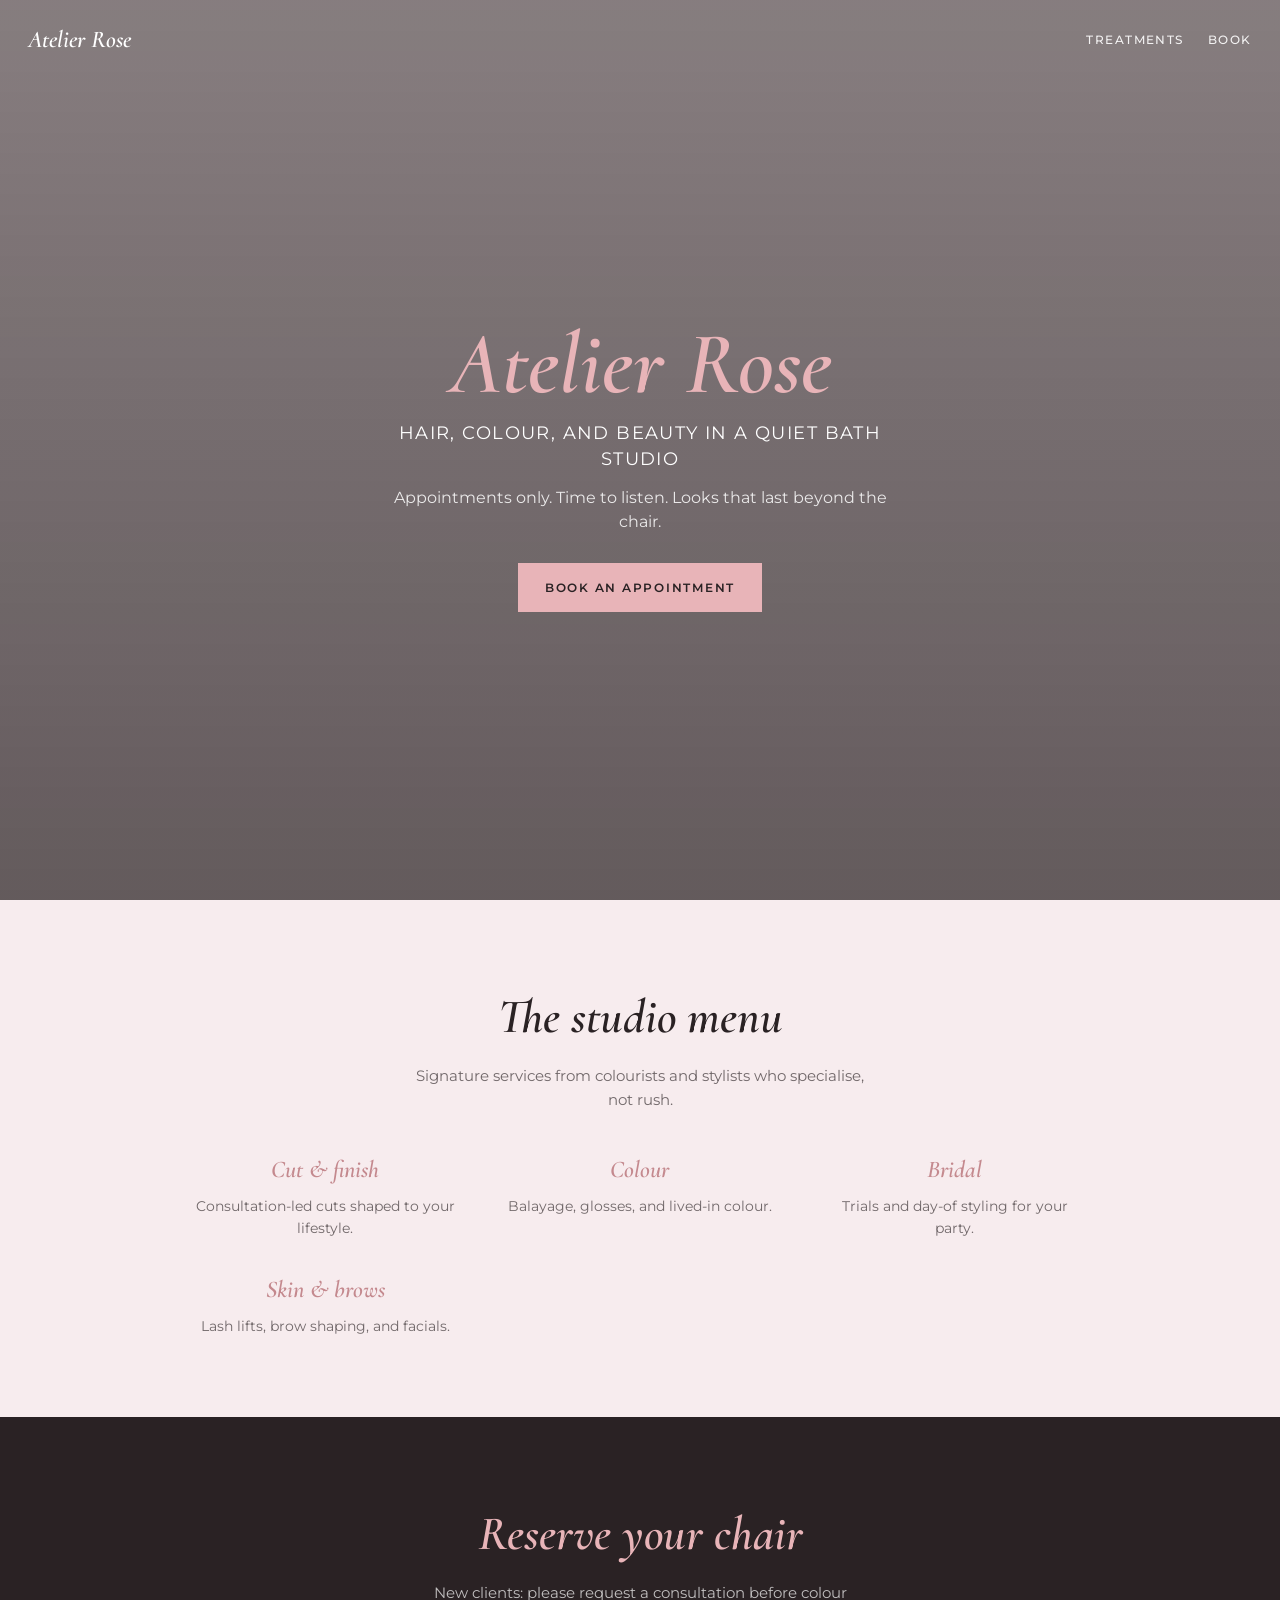
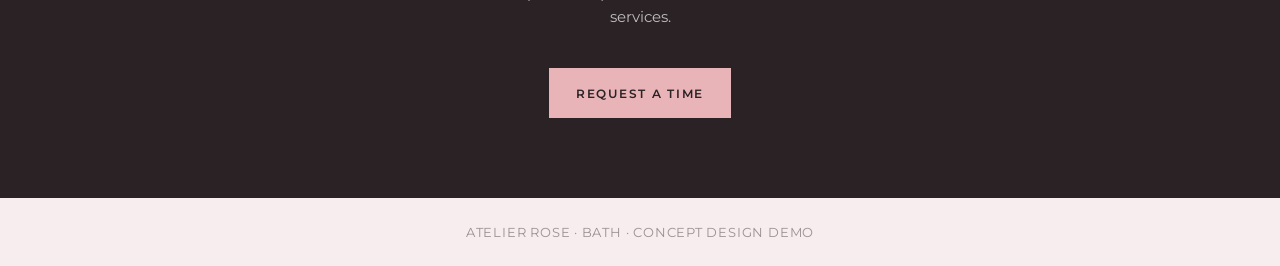
<file: portfolio/atelier-rose.html>
<!DOCTYPE html>
<html lang="en-GB">
  <head>
    <meta charset="UTF-8" />
    <meta name="viewport" content="width=device-width, initial-scale=1" />
    <title>Atelier Rose — Hair &amp; beauty</title>
    <link rel="preconnect" href="https://fonts.googleapis.com" />
    <link rel="preconnect" href="https://fonts.gstatic.com" crossorigin />
    <link
      href="https://fonts.googleapis.com/css2?family=Cormorant:ital,wght@0,500;0,600;1,500&family=Montserrat:wght@400;500;600&display=swap"
      rel="stylesheet"
    />
    <style>
      :root {
        --charcoal: #2a2224;
        --rose: #e8b4b8;
        --rose-deep: #c4898e;
        --blush: #f7ecee;
        --ink: #2a2224;
        --display: "Cormorant", Georgia, serif;
        --body: "Montserrat", system-ui, sans-serif;
      }
      * {
        box-sizing: border-box;
      }
      html {
        scroll-behavior: smooth;
      }
      body {
        margin: 0;
        font-family: var(--body);
        color: var(--ink);
        background: var(--blush);
        line-height: 1.55;
      }
      .site-header {
        position: absolute;
        inset: 0 0 auto;
        z-index: 10;
        display: flex;
        justify-content: space-between;
        align-items: center;
        padding: 1.3rem 1.75rem;
        color: #fff;
      }
      .logo {
        font-family: var(--display);
        font-size: 1.5rem;
        font-weight: 600;
        font-style: italic;
        text-decoration: none;
        color: inherit;
      }
      .nav {
        display: flex;
        gap: 1.5rem;
        font-size: 0.78rem;
        font-weight: 500;
        letter-spacing: 0.12em;
        text-transform: uppercase;
      }
      .nav a {
        color: inherit;
        text-decoration: none;
        opacity: 0.9;
      }
      .hero {
        position: relative;
        min-height: 100vh;
        min-height: 100dvh;
        display: flex;
        align-items: center;
        justify-content: center;
        text-align: center;
        color: #fff;
        overflow: hidden;
      }
      .hero-bg {
        position: absolute;
        inset: 0;
        background:
          linear-gradient(to bottom, rgba(42, 34, 36, 0.55) 0%, rgba(42, 34, 36, 0.72) 100%),
          url("https://images.unsplash.com/photo-1560066984-138dadb4c035?w=1800&q=80")
            center / cover no-repeat;
        animation: softZoom 13s ease-out forwards;
      }
      @keyframes softZoom {
        from {
          transform: scale(1.08);
        }
        to {
          transform: scale(1);
        }
      }
      .hero-content {
        position: relative;
        z-index: 1;
        padding: 6rem 1.75rem 4rem;
        max-width: 36rem;
        animation: fadeRise 1s ease both;
      }
      @keyframes fadeRise {
        from {
          opacity: 0;
          transform: translateY(20px);
        }
        to {
          opacity: 1;
          transform: none;
        }
      }
      .brand-mark {
        font-family: var(--display);
        font-size: clamp(3rem, 9vw, 5.5rem);
        font-weight: 600;
        font-style: italic;
        margin: 0 0 0.75rem;
        line-height: 1;
        color: var(--rose);
      }
      .hero h1 {
        font-family: var(--body);
        font-weight: 400;
        font-size: clamp(0.95rem, 2vw, 1.1rem);
        letter-spacing: 0.08em;
        text-transform: uppercase;
        margin: 0 0 0.85rem;
        line-height: 1.5;
      }
      .hero-lead {
        margin: 0 0 1.75rem;
        opacity: 0.85;
        font-size: 0.98rem;
      }
      .btn {
        display: inline-flex;
        padding: 0.95rem 1.7rem;
        font-size: 0.78rem;
        font-weight: 600;
        letter-spacing: 0.14em;
        text-transform: uppercase;
        text-decoration: none;
        transition: transform 0.2s, background 0.2s;
      }
      .btn:hover {
        transform: translateY(-2px);
      }
      .btn-primary {
        background: var(--rose);
        color: var(--charcoal);
      }
      .section {
        padding: 5rem 1.75rem;
      }
      .wrap {
        max-width: 56rem;
        margin: 0 auto;
      }
      .section h2 {
        font-family: var(--display);
        font-size: clamp(2.2rem, 4.5vw, 3rem);
        font-weight: 600;
        font-style: italic;
        margin: 0 0 0.6rem;
        text-align: center;
      }
      .section-lead {
        margin: 0 auto 2.5rem;
        max-width: 28rem;
        text-align: center;
        color: rgba(42, 34, 36, 0.65);
        font-size: 0.95rem;
      }
      .treatments {
        display: grid;
        gap: 2rem 3rem;
        grid-template-columns: repeat(auto-fit, minmax(12rem, 1fr));
        text-align: center;
      }
      .treatments h3 {
        font-family: var(--display);
        font-size: 1.5rem;
        font-weight: 600;
        font-style: italic;
        margin: 0 0 0.4rem;
        color: var(--rose-deep);
      }
      .treatments p {
        margin: 0;
        font-size: 0.9rem;
        color: rgba(42, 34, 36, 0.65);
      }
      .book {
        background: var(--charcoal);
        color: #fff;
        text-align: center;
      }
      .book h2 {
        color: var(--rose);
      }
      .book .section-lead {
        color: rgba(255, 255, 255, 0.7);
      }
      footer {
        text-align: center;
        padding: 1.5rem;
        font-size: 0.82rem;
        letter-spacing: 0.06em;
        text-transform: uppercase;
        color: rgba(42, 34, 36, 0.45);
      }
      @media (max-width: 640px) {
        .nav {
          display: none;
        }
      }
    </style>
  </head>
  <body>
    <header class="site-header">
      <a class="logo" href="#">Atelier Rose</a>
      <nav class="nav" aria-label="Primary">
        <a href="#treatments">Treatments</a>
        <a href="#book">Book</a>
      </nav>
    </header>

    <main>
      <section class="hero">
        <div class="hero-bg" aria-hidden="true"></div>
        <div class="hero-content">
          <p class="brand-mark">Atelier Rose</p>
          <h1>Hair, colour, and beauty in a quiet Bath studio</h1>
          <p class="hero-lead">
            Appointments only. Time to listen. Looks that last beyond the chair.
          </p>
          <a class="btn btn-primary" href="#book">Book an appointment</a>
        </div>
      </section>

      <section class="section" id="treatments">
        <div class="wrap">
          <h2>The studio menu</h2>
          <p class="section-lead">Signature services from colourists and stylists who specialise, not rush.</p>
          <div class="treatments">
            <article>
              <h3>Cut &amp; finish</h3>
              <p>Consultation-led cuts shaped to your lifestyle.</p>
            </article>
            <article>
              <h3>Colour</h3>
              <p>Balayage, glosses, and lived-in colour.</p>
            </article>
            <article>
              <h3>Bridal</h3>
              <p>Trials and day-of styling for your party.</p>
            </article>
            <article>
              <h3>Skin &amp; brows</h3>
              <p>Lash lifts, brow shaping, and facials.</p>
            </article>
          </div>
        </div>
      </section>

      <section class="section book" id="book">
        <div class="wrap">
          <h2>Reserve your chair</h2>
          <p class="section-lead">New clients: please request a consultation before colour services.</p>
          <a class="btn btn-primary" href="mailto:book@atelierrose.example"
            >Request a time</a
          >
        </div>
      </section>
    </main>

    <footer>Atelier Rose · Bath · Concept design demo</footer>
  </body>
</html>
</file>
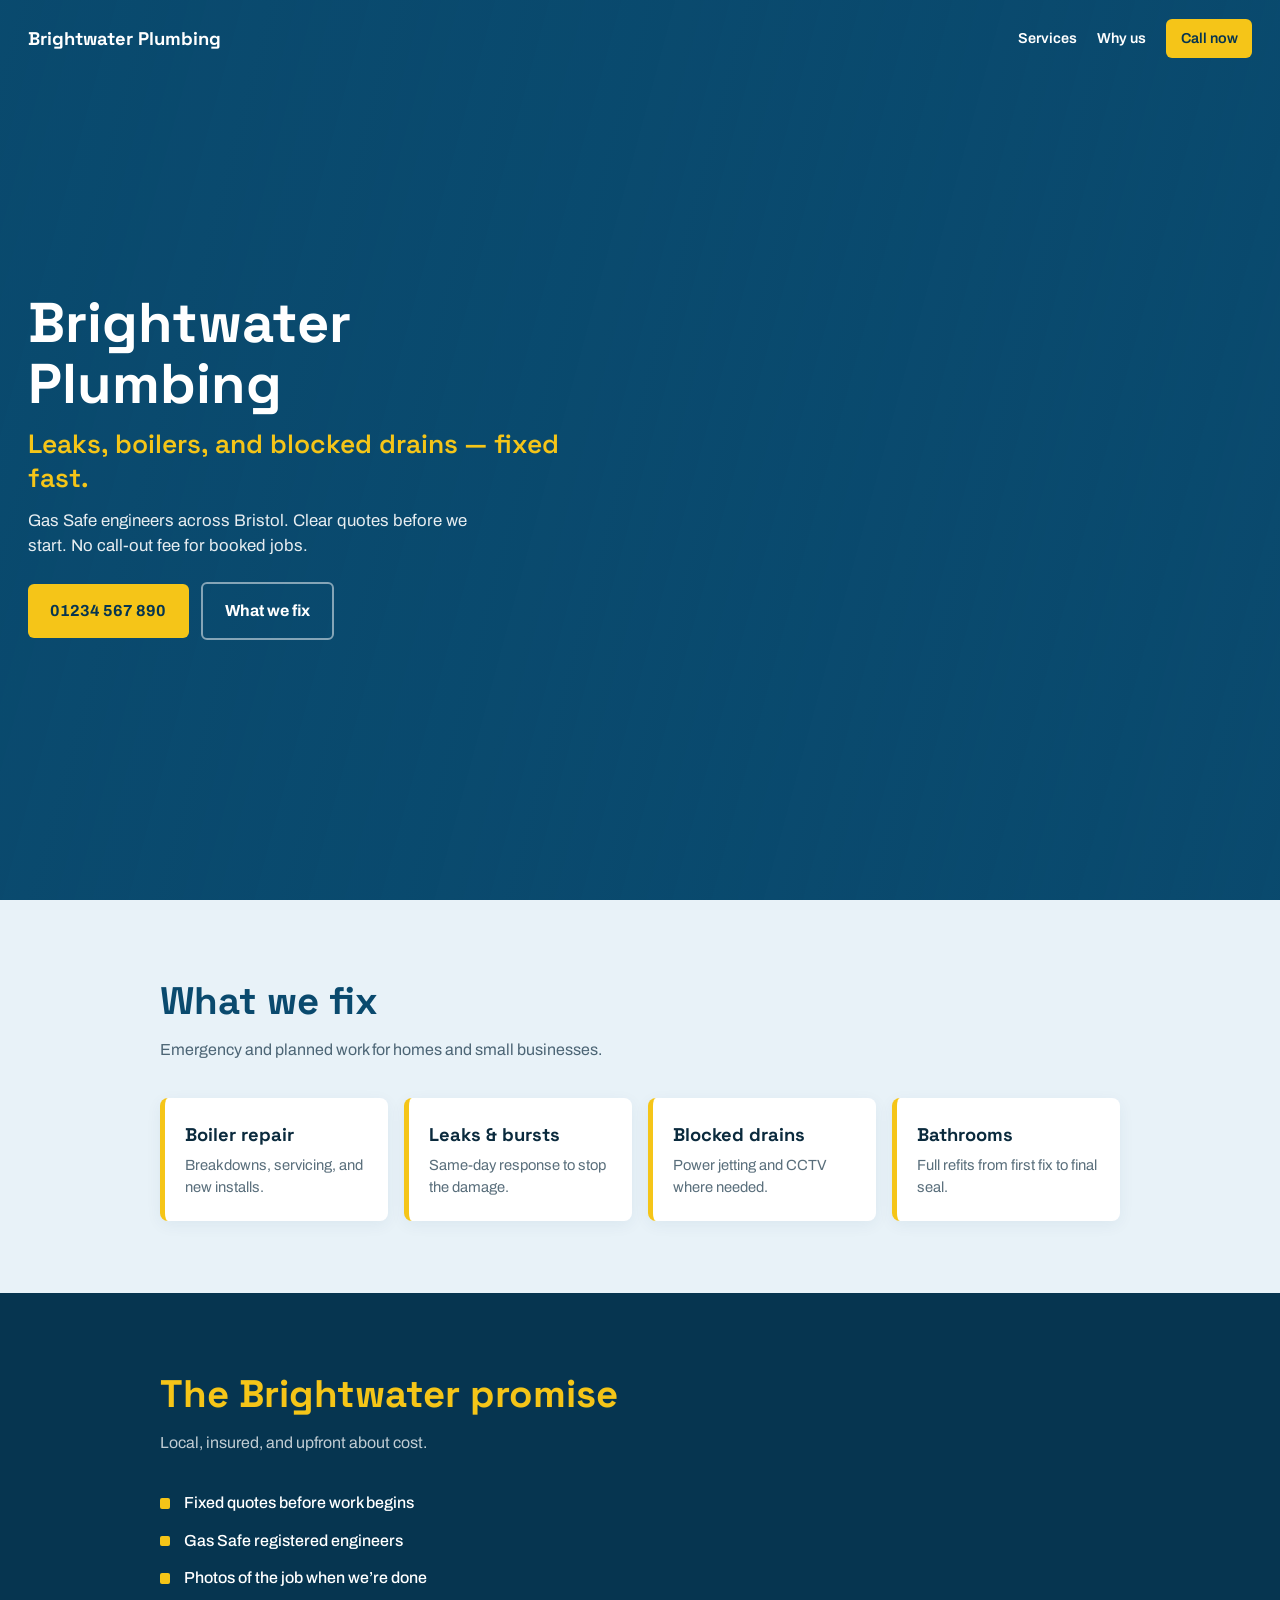
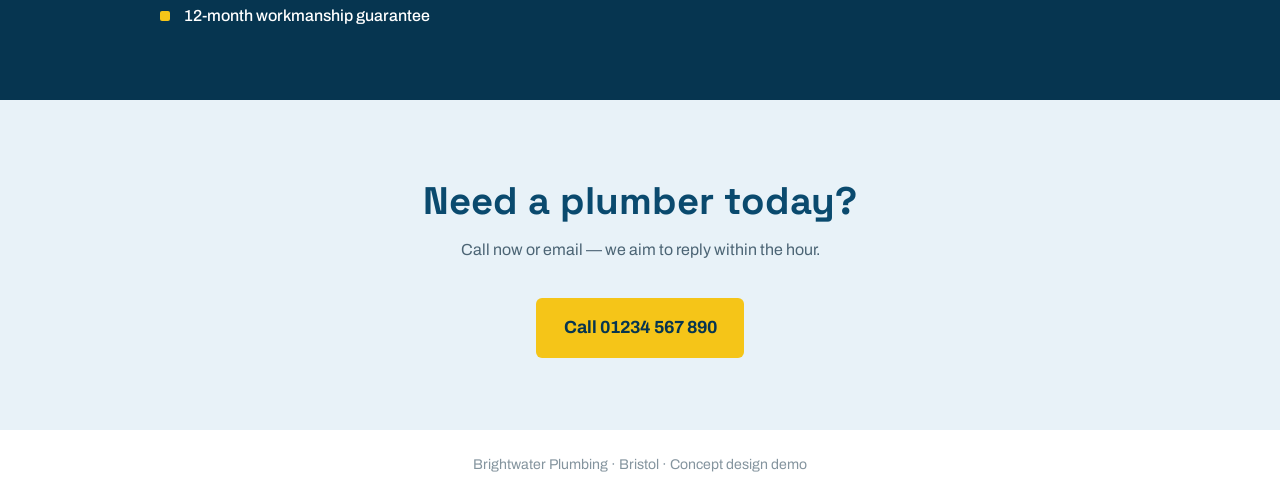
<file: portfolio/brightwater-plumbing.html>
<!DOCTYPE html>
<html lang="en-GB">
  <head>
    <meta charset="UTF-8" />
    <meta name="viewport" content="width=device-width, initial-scale=1" />
    <title>Brightwater Plumbing — Fast, fair, local</title>
    <link rel="preconnect" href="https://fonts.googleapis.com" />
    <link rel="preconnect" href="https://fonts.gstatic.com" crossorigin />
    <link
      href="https://fonts.googleapis.com/css2?family=Archivo:wght@500;600;700&family=Space+Grotesk:wght@500;600;700&display=swap"
      rel="stylesheet"
    />
    <style>
      :root {
        --blue: #0a4a6e;
        --blue-deep: #063550;
        --yellow: #f5c518;
        --sky: #e8f2f8;
        --ink: #0a2a3d;
        --display: "Space Grotesk", system-ui, sans-serif;
        --body: "Archivo", system-ui, sans-serif;
      }
      * {
        box-sizing: border-box;
      }
      html {
        scroll-behavior: smooth;
      }
      body {
        margin: 0;
        font-family: var(--body);
        color: var(--ink);
        background: var(--sky);
        line-height: 1.5;
      }
      .site-header {
        position: absolute;
        inset: 0 0 auto;
        z-index: 10;
        display: flex;
        justify-content: space-between;
        align-items: center;
        padding: 1.2rem 1.75rem;
        color: #fff;
      }
      .logo {
        font-family: var(--display);
        font-weight: 700;
        font-size: 1.15rem;
        text-decoration: none;
        color: inherit;
      }
      .nav {
        display: flex;
        gap: 1.25rem;
        align-items: center;
        font-size: 0.9rem;
        font-weight: 600;
      }
      .nav a {
        color: inherit;
        text-decoration: none;
      }
      .nav-phone {
        background: var(--yellow);
        color: var(--blue-deep) !important;
        padding: 0.55rem 0.9rem;
        border-radius: 6px;
      }
      .hero {
        position: relative;
        min-height: 100vh;
        min-height: 100dvh;
        display: flex;
        align-items: center;
        color: #fff;
        overflow: hidden;
        background: var(--blue);
      }
      .hero-bg {
        position: absolute;
        inset: 0;
        background:
          linear-gradient(105deg, rgba(10, 74, 110, 0.95) 0%, rgba(10, 74, 110, 0.8) 45%, rgba(10, 74, 110, 0.55) 100%),
          url("https://images.unsplash.com/photo-1585704032915-c3400ca199e7?w=1800&q=80")
            center / cover no-repeat;
        animation: fadeScale 1s ease both;
      }
      @keyframes fadeScale {
        from {
          opacity: 0;
          transform: scale(1.04);
        }
        to {
          opacity: 1;
          transform: scale(1);
        }
      }
      .hero-content {
        position: relative;
        z-index: 1;
        padding: 6rem 1.75rem 4rem;
        max-width: 38rem;
        animation: slideIn 0.75s 0.15s ease both;
      }
      @keyframes slideIn {
        from {
          opacity: 0;
          transform: translateX(-16px);
        }
        to {
          opacity: 1;
          transform: none;
        }
      }
      .brand-mark {
        font-family: var(--display);
        font-size: clamp(2.2rem, 6vw, 3.5rem);
        font-weight: 700;
        margin: 0 0 0.75rem;
        line-height: 1.1;
      }
      .hero h1 {
        font-family: var(--display);
        font-weight: 600;
        font-size: clamp(1.25rem, 3vw, 1.65rem);
        margin: 0 0 0.75rem;
        color: var(--yellow);
        line-height: 1.3;
      }
      .hero-lead {
        margin: 0 0 1.5rem;
        opacity: 0.9;
        max-width: 28rem;
        font-size: 1.05rem;
      }
      .btn {
        display: inline-flex;
        align-items: center;
        padding: 0.95rem 1.4rem;
        border-radius: 6px;
        font-weight: 700;
        font-size: 1rem;
        text-decoration: none;
        transition: transform 0.2s, background 0.2s;
      }
      .btn:hover {
        transform: translateY(-2px);
      }
      .btn-primary {
        background: var(--yellow);
        color: var(--blue-deep);
      }
      .btn-ghost {
        margin-left: 0.55rem;
        border: 2px solid rgba(255, 255, 255, 0.5);
        color: #fff;
      }
      .section {
        padding: 4.5rem 1.75rem;
      }
      .wrap {
        max-width: 60rem;
        margin: 0 auto;
      }
      .section h2 {
        font-family: var(--display);
        font-size: clamp(1.8rem, 4vw, 2.4rem);
        font-weight: 700;
        margin: 0 0 0.55rem;
        color: var(--blue);
      }
      .section-lead {
        margin: 0 0 2.25rem;
        max-width: 32rem;
        color: rgba(10, 42, 61, 0.7);
      }
      .jobs {
        display: grid;
        gap: 1rem;
        grid-template-columns: repeat(auto-fit, minmax(14rem, 1fr));
      }
      .jobs article {
        background: #fff;
        padding: 1.4rem 1.25rem;
        border-radius: 8px;
        border-left: 5px solid var(--yellow);
        box-shadow: 0 4px 16px rgba(10, 74, 110, 0.06);
        transition: transform 0.2s;
      }
      .jobs article:hover {
        transform: translateY(-3px);
      }
      .jobs h3 {
        margin: 0 0 0.35rem;
        font-family: var(--display);
        font-size: 1.15rem;
      }
      .jobs p {
        margin: 0;
        font-size: 0.92rem;
        color: rgba(10, 42, 61, 0.68);
      }
      .promise {
        background: var(--blue-deep);
        color: #fff;
      }
      .promise h2 {
        color: var(--yellow);
      }
      .promise .section-lead {
        color: rgba(255, 255, 255, 0.75);
      }
      .promise-list {
        list-style: none;
        margin: 0;
        padding: 0;
        display: grid;
        gap: 0.85rem;
        max-width: 28rem;
      }
      .promise-list li {
        padding-left: 1.5rem;
        position: relative;
        font-weight: 500;
      }
      .promise-list li::before {
        content: "";
        position: absolute;
        left: 0;
        top: 0.45rem;
        width: 0.65rem;
        height: 0.65rem;
        background: var(--yellow);
        border-radius: 2px;
      }
      .cta {
        text-align: center;
      }
      .cta .btn-primary {
        font-size: 1.1rem;
        padding: 1.05rem 1.7rem;
      }
      footer {
        text-align: center;
        padding: 1.5rem;
        font-size: 0.88rem;
        color: rgba(10, 42, 61, 0.5);
        background: #fff;
      }
      @media (max-width: 640px) {
        .nav a:not(.nav-phone) {
          display: none;
        }
        .btn-ghost {
          margin-left: 0;
          margin-top: 0.5rem;
        }
        .hero-actions {
          display: flex;
          flex-direction: column;
          align-items: flex-start;
        }
      }
    </style>
  </head>
  <body>
    <header class="site-header">
      <a class="logo" href="#">Brightwater Plumbing</a>
      <nav class="nav" aria-label="Primary">
        <a href="#services">Services</a>
        <a href="#why">Why us</a>
        <a class="nav-phone" href="tel:+441234567890">Call now</a>
      </nav>
    </header>

    <main>
      <section class="hero">
        <div class="hero-bg" aria-hidden="true"></div>
        <div class="hero-content">
          <p class="brand-mark">Brightwater Plumbing</p>
          <h1>Leaks, boilers, and blocked drains — fixed fast.</h1>
          <p class="hero-lead">
            Gas Safe engineers across Bristol. Clear quotes before we start. No
            call-out fee for booked jobs.
          </p>
          <div class="hero-actions">
            <a class="btn btn-primary" href="tel:+441234567890">01234 567 890</a>
            <a class="btn btn-ghost" href="#services">What we fix</a>
          </div>
        </div>
      </section>

      <section class="section" id="services">
        <div class="wrap">
          <h2>What we fix</h2>
          <p class="section-lead">Emergency and planned work for homes and small businesses.</p>
          <div class="jobs">
            <article>
              <h3>Boiler repair</h3>
              <p>Breakdowns, servicing, and new installs.</p>
            </article>
            <article>
              <h3>Leaks &amp; bursts</h3>
              <p>Same-day response to stop the damage.</p>
            </article>
            <article>
              <h3>Blocked drains</h3>
              <p>Power jetting and CCTV where needed.</p>
            </article>
            <article>
              <h3>Bathrooms</h3>
              <p>Full refits from first fix to final seal.</p>
            </article>
          </div>
        </div>
      </section>

      <section class="section promise" id="why">
        <div class="wrap">
          <h2>The Brightwater promise</h2>
          <p class="section-lead">Local, insured, and upfront about cost.</p>
          <ul class="promise-list">
            <li>Fixed quotes before work begins</li>
            <li>Gas Safe registered engineers</li>
            <li>Photos of the job when we’re done</li>
            <li>12-month workmanship guarantee</li>
          </ul>
        </div>
      </section>

      <section class="section cta" id="contact">
        <div class="wrap">
          <h2>Need a plumber today?</h2>
          <p class="section-lead" style="margin-left: auto; margin-right: auto">
            Call now or email — we aim to reply within the hour.
          </p>
          <a class="btn btn-primary" href="tel:+441234567890">Call 01234 567 890</a>
        </div>
      </section>
    </main>

    <footer>Brightwater Plumbing · Bristol · Concept design demo</footer>
  </body>
</html>
</file>
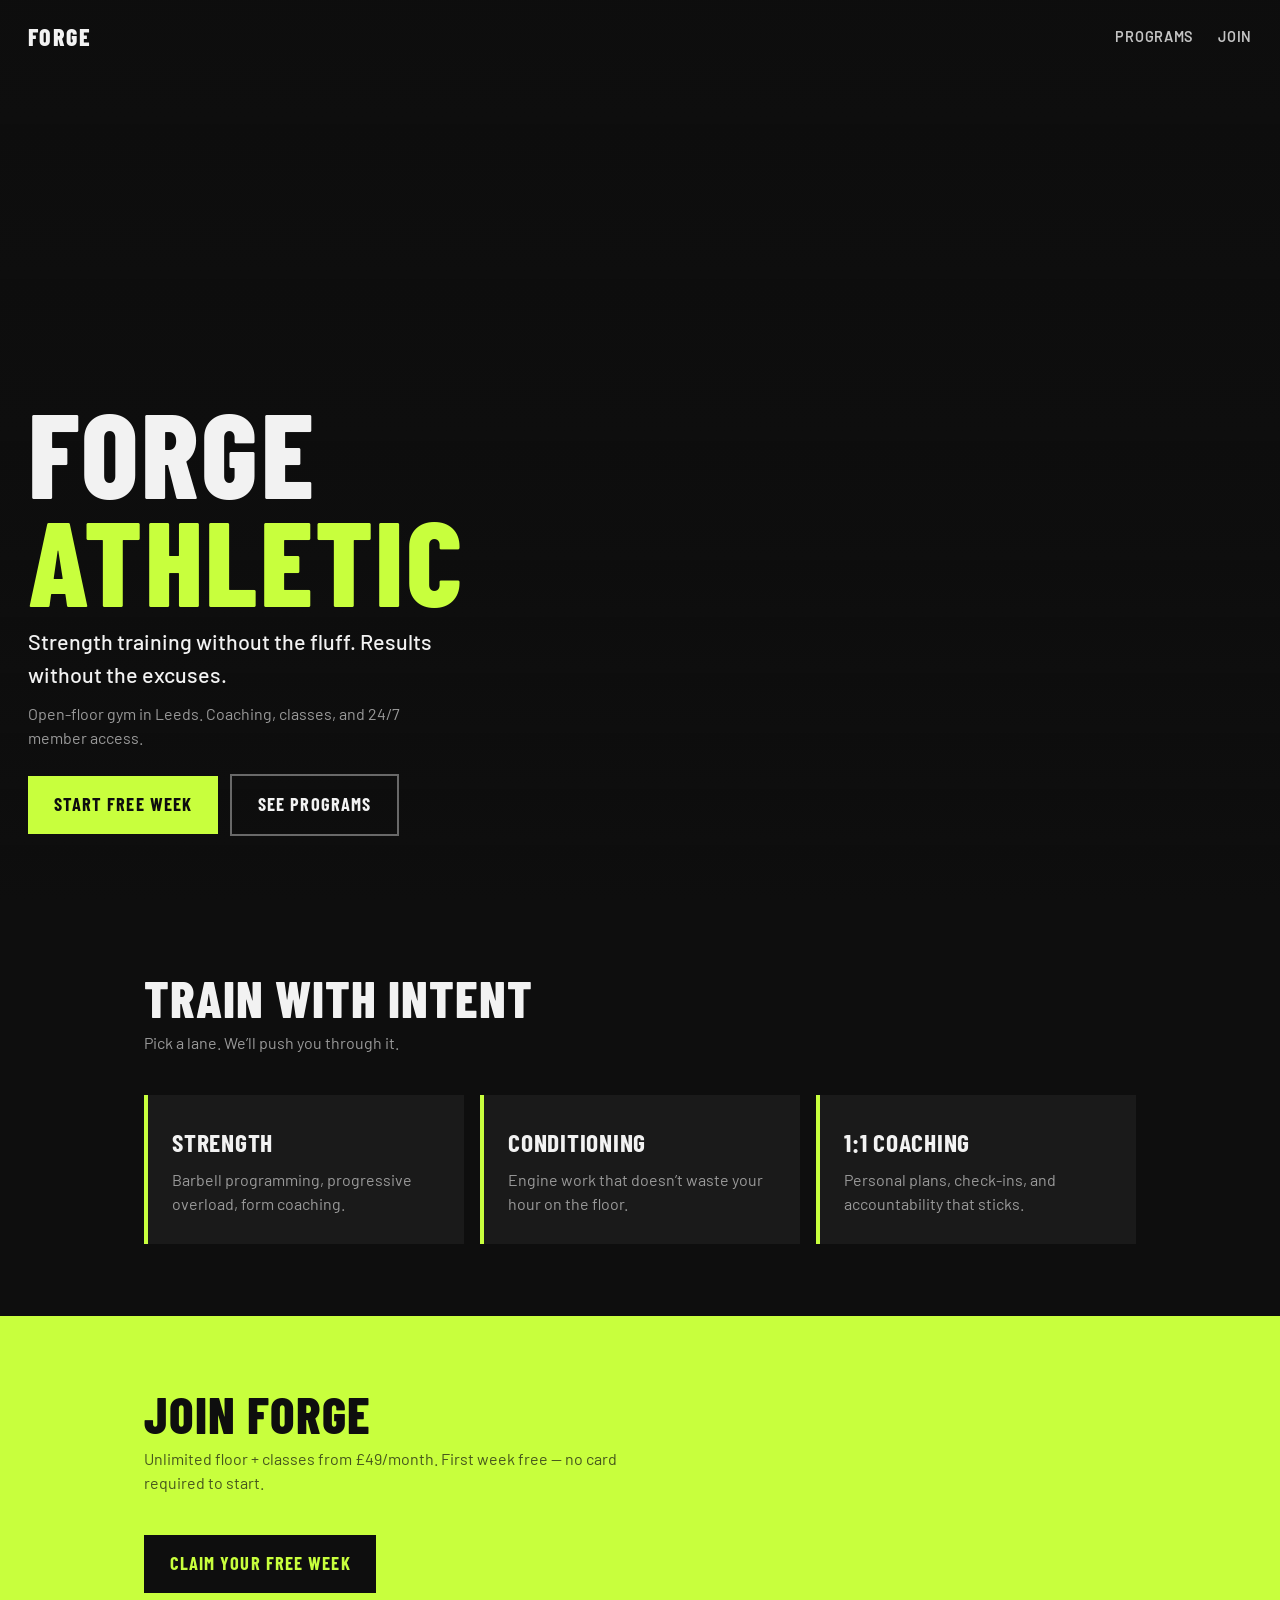
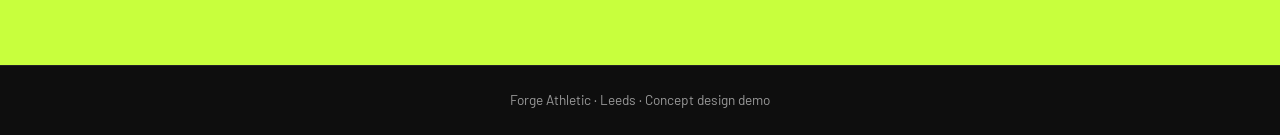
<file: portfolio/forge-athletic.html>
<!DOCTYPE html>
<html lang="en-GB">
  <head>
    <meta charset="UTF-8" />
    <meta name="viewport" content="width=device-width, initial-scale=1" />
    <title>Forge Athletic — Strength &amp; conditioning</title>
    <link rel="preconnect" href="https://fonts.googleapis.com" />
    <link rel="preconnect" href="https://fonts.gstatic.com" crossorigin />
    <link
      href="https://fonts.googleapis.com/css2?family=Barlow+Condensed:wght@600;700;800&family=Barlow:wght@400;500;600&display=swap"
      rel="stylesheet"
    />
    <style>
      :root {
        --black: #0e0e0e;
        --char: #1a1a1a;
        --lime: #c8ff3d;
        --muted: #9a9a9a;
        --white: #f2f2f2;
        --display: "Barlow Condensed", Impact, sans-serif;
        --body: "Barlow", system-ui, sans-serif;
      }
      * {
        box-sizing: border-box;
      }
      html {
        scroll-behavior: smooth;
      }
      body {
        margin: 0;
        font-family: var(--body);
        color: var(--white);
        background: var(--black);
        line-height: 1.5;
      }
      .site-header {
        position: absolute;
        inset: 0 0 auto;
        z-index: 10;
        display: flex;
        justify-content: space-between;
        align-items: center;
        padding: 1.2rem 1.75rem;
      }
      .logo {
        font-family: var(--display);
        font-weight: 800;
        font-size: 1.5rem;
        letter-spacing: 0.06em;
        text-decoration: none;
        color: var(--white);
        text-transform: uppercase;
      }
      .nav {
        display: flex;
        gap: 1.5rem;
        font-size: 0.9rem;
        font-weight: 600;
        text-transform: uppercase;
        letter-spacing: 0.05em;
      }
      .nav a {
        color: var(--white);
        text-decoration: none;
        opacity: 0.8;
      }
      .hero {
        position: relative;
        min-height: 100vh;
        min-height: 100dvh;
        display: flex;
        align-items: flex-end;
        overflow: hidden;
      }
      .hero-bg {
        position: absolute;
        inset: 0;
        background:
          linear-gradient(to top, #0e0e0e 0%, rgba(14, 14, 14, 0.55) 40%, rgba(14, 14, 14, 0.3) 100%),
          url("https://images.unsplash.com/photo-1534438327276-14e5300c3a48?w=1800&q=80")
            center / cover no-repeat;
        animation: ken 14s ease-out forwards;
      }
      @keyframes ken {
        from {
          transform: scale(1.08);
        }
        to {
          transform: scale(1);
        }
      }
      .hero-content {
        position: relative;
        z-index: 1;
        padding: 0 1.75rem 4rem;
        max-width: 44rem;
        animation: punch 0.7s ease both;
      }
      @keyframes punch {
        from {
          opacity: 0;
          transform: translateX(-18px);
        }
        to {
          opacity: 1;
          transform: none;
        }
      }
      .brand-mark {
        font-family: var(--display);
        font-size: clamp(3.5rem, 12vw, 7.5rem);
        font-weight: 800;
        line-height: 0.9;
        margin: 0 0 0.75rem;
        text-transform: uppercase;
        letter-spacing: 0.02em;
      }
      .brand-mark span {
        color: var(--lime);
      }
      .hero h1 {
        font-family: var(--body);
        font-weight: 500;
        font-size: clamp(1.1rem, 2.5vw, 1.35rem);
        margin: 0 0 0.75rem;
        max-width: 28rem;
      }
      .hero-lead {
        margin: 0 0 1.5rem;
        color: var(--muted);
        max-width: 26rem;
      }
      .btn {
        display: inline-flex;
        padding: 0.95rem 1.6rem;
        font-family: var(--display);
        font-size: 1.15rem;
        font-weight: 700;
        letter-spacing: 0.06em;
        text-transform: uppercase;
        text-decoration: none;
        transition: transform 0.2s, background 0.2s;
      }
      .btn:hover {
        transform: translateY(-2px);
      }
      .btn-primary {
        background: var(--lime);
        color: var(--black);
      }
      .btn-ghost {
        margin-left: 0.6rem;
        border: 2px solid rgba(242, 242, 242, 0.4);
        color: var(--white);
      }
      .section {
        padding: 4.5rem 1.75rem;
      }
      .wrap {
        max-width: 62rem;
        margin: 0 auto;
      }
      .section h2 {
        font-family: var(--display);
        font-size: clamp(2.2rem, 5vw, 3.2rem);
        font-weight: 800;
        text-transform: uppercase;
        margin: 0 0 0.5rem;
        letter-spacing: 0.02em;
        line-height: 1;
      }
      .section-lead {
        margin: 0 0 2.5rem;
        color: var(--muted);
        max-width: 30rem;
      }
      .programs {
        display: grid;
        gap: 1rem;
        grid-template-columns: repeat(auto-fit, minmax(16rem, 1fr));
      }
      .programs article {
        background: var(--char);
        padding: 1.75rem 1.5rem;
        border-left: 4px solid var(--lime);
        transition: background 0.25s;
      }
      .programs article:hover {
        background: #222;
      }
      .programs h3 {
        font-family: var(--display);
        font-size: 1.6rem;
        font-weight: 700;
        text-transform: uppercase;
        margin: 0 0 0.4rem;
        letter-spacing: 0.03em;
      }
      .programs p {
        margin: 0;
        color: var(--muted);
      }
      .membership {
        background: var(--lime);
        color: var(--black);
      }
      .membership .section-lead {
        color: rgba(14, 14, 14, 0.7);
      }
      .membership .btn-primary {
        background: var(--black);
        color: var(--lime);
      }
      footer {
        text-align: center;
        padding: 1.5rem;
        font-size: 0.85rem;
        color: var(--muted);
        border-top: 1px solid #222;
      }
      @media (max-width: 640px) {
        .nav {
          display: none;
        }
        .btn-ghost {
          margin-left: 0;
          margin-top: 0.5rem;
        }
        .hero-actions {
          display: flex;
          flex-direction: column;
          align-items: flex-start;
        }
      }
    </style>
  </head>
  <body>
    <header class="site-header">
      <a class="logo" href="#">Forge</a>
      <nav class="nav" aria-label="Primary">
        <a href="#programs">Programs</a>
        <a href="#join">Join</a>
      </nav>
    </header>

    <main>
      <section class="hero">
        <div class="hero-bg" aria-hidden="true"></div>
        <div class="hero-content">
          <p class="brand-mark">Forge <span>Athletic</span></p>
          <h1>Strength training without the fluff. Results without the excuses.</h1>
          <p class="hero-lead">
            Open-floor gym in Leeds. Coaching, classes, and 24/7 member access.
          </p>
          <div class="hero-actions">
            <a class="btn btn-primary" href="#join">Start free week</a>
            <a class="btn btn-ghost" href="#programs">See programs</a>
          </div>
        </div>
      </section>

      <section class="section" id="programs">
        <div class="wrap">
          <h2>Train with intent</h2>
          <p class="section-lead">Pick a lane. We’ll push you through it.</p>
          <div class="programs">
            <article>
              <h3>Strength</h3>
              <p>Barbell programming, progressive overload, form coaching.</p>
            </article>
            <article>
              <h3>Conditioning</h3>
              <p>Engine work that doesn’t waste your hour on the floor.</p>
            </article>
            <article>
              <h3>1:1 coaching</h3>
              <p>Personal plans, check-ins, and accountability that sticks.</p>
            </article>
          </div>
        </div>
      </section>

      <section class="section membership" id="join">
        <div class="wrap">
          <h2>Join Forge</h2>
          <p class="section-lead">
            Unlimited floor + classes from £49/month. First week free — no card
            required to start.
          </p>
          <a class="btn btn-primary" href="mailto:join@forgeathletic.example"
            >Claim your free week</a
          >
        </div>
      </section>
    </main>

    <footer>Forge Athletic · Leeds · Concept design demo</footer>
  </body>
</html>
</file>
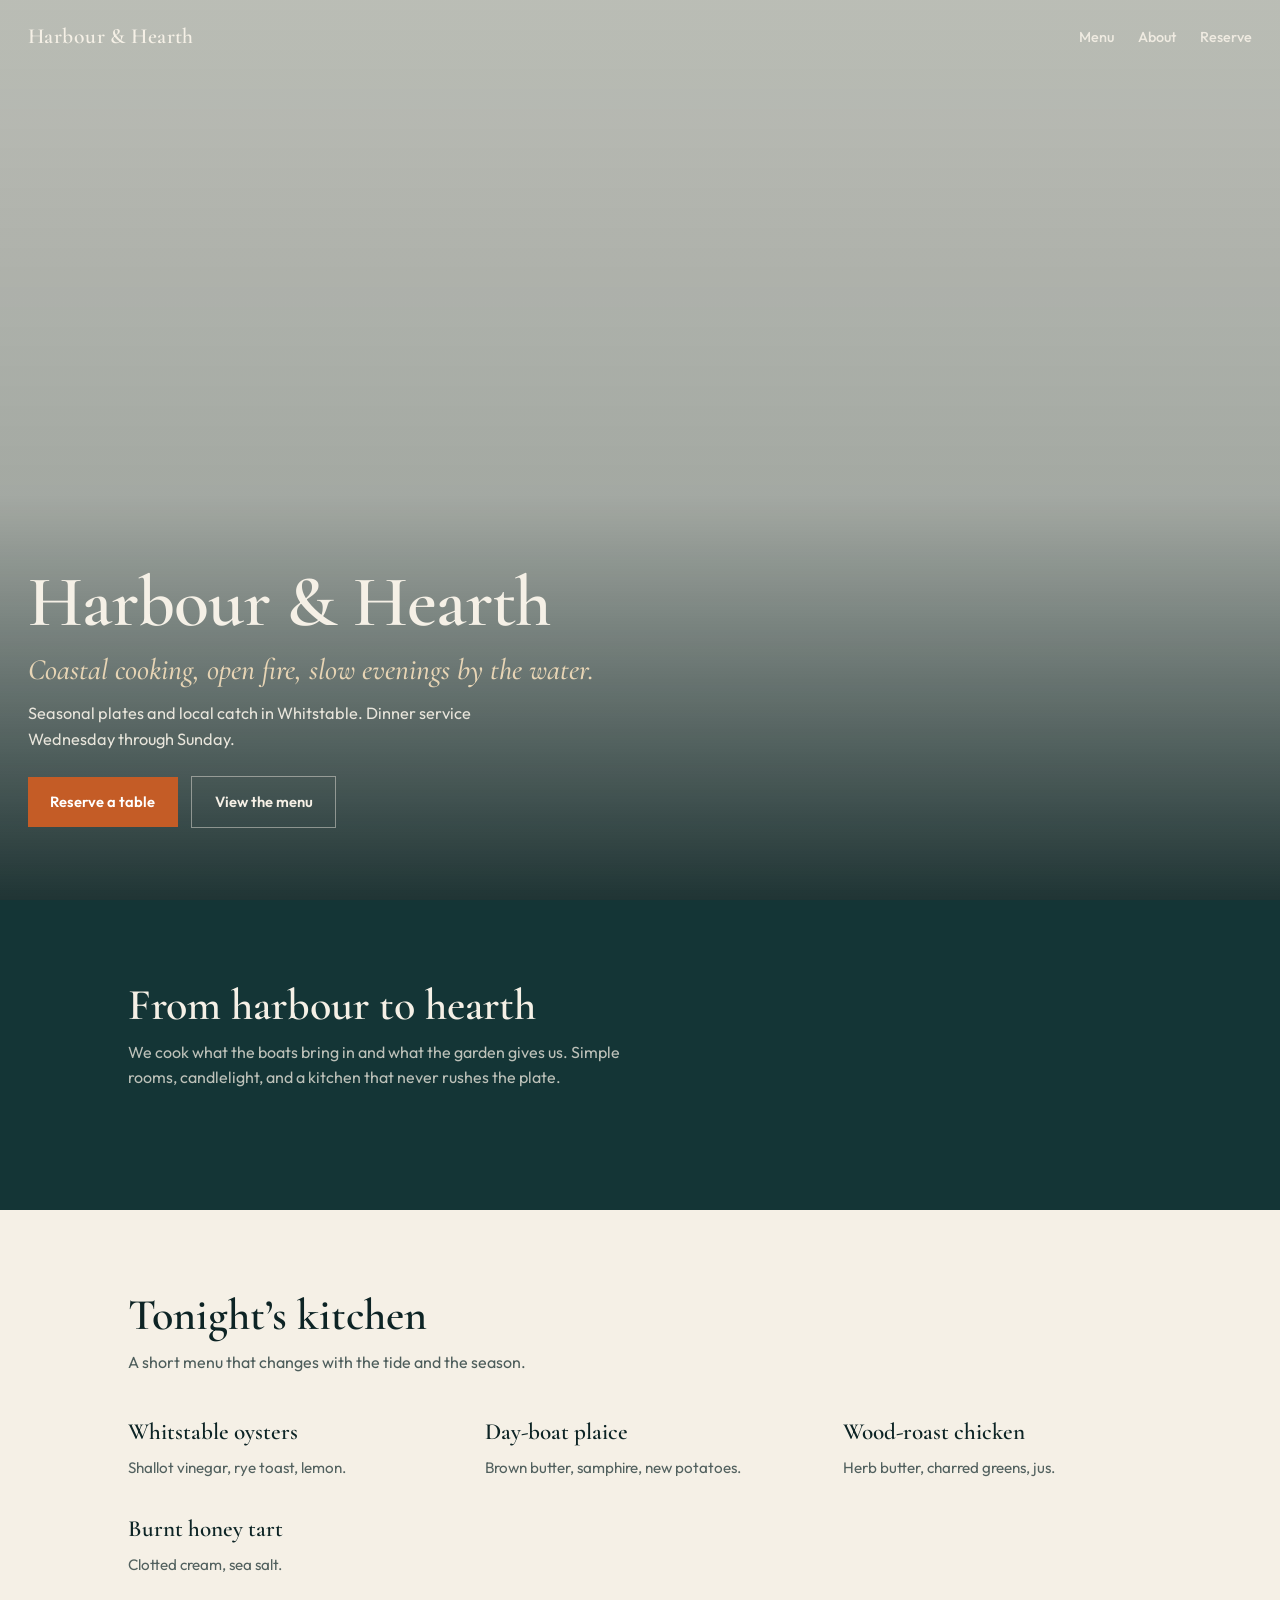
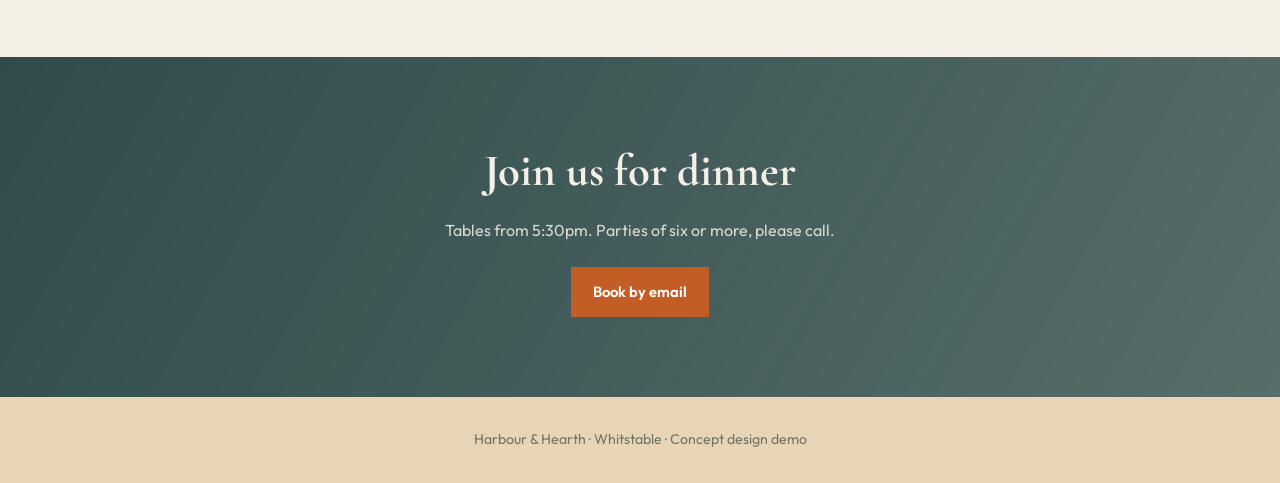
<file: portfolio/harbour-hearth.html>
<!DOCTYPE html>
<html lang="en-GB">
  <head>
    <meta charset="UTF-8" />
    <meta name="viewport" content="width=device-width, initial-scale=1" />
    <title>Harbour &amp; Hearth — Coastal Kitchen</title>
    <link rel="preconnect" href="https://fonts.googleapis.com" />
    <link rel="preconnect" href="https://fonts.gstatic.com" crossorigin />
    <link
      href="https://fonts.googleapis.com/css2?family=Cormorant+Garamond:ital,wght@0,500;0,600;1,500&family=Outfit:wght@400;500;600&display=swap"
      rel="stylesheet"
    />
    <style>
      :root {
        --sea: #143536;
        --sea-deep: #0d2425;
        --sand: #e8d5b5;
        --foam: #f5f0e6;
        --ember: #c45c26;
        --display: "Cormorant Garamond", Georgia, serif;
        --body: "Outfit", system-ui, sans-serif;
      }
      * {
        box-sizing: border-box;
      }
      html {
        scroll-behavior: smooth;
      }
      body {
        margin: 0;
        font-family: var(--body);
        color: var(--sea-deep);
        background: var(--foam);
        line-height: 1.55;
      }
      a {
        color: inherit;
      }
      .site-header {
        position: absolute;
        inset: 0 0 auto;
        z-index: 10;
        display: flex;
        justify-content: space-between;
        align-items: center;
        padding: 1.25rem 1.75rem;
        color: var(--foam);
      }
      .logo {
        font-family: var(--display);
        font-size: 1.35rem;
        font-weight: 600;
        text-decoration: none;
        letter-spacing: 0.02em;
      }
      .nav {
        display: flex;
        gap: 1.5rem;
        font-size: 0.9rem;
        font-weight: 500;
      }
      .nav a {
        text-decoration: none;
        opacity: 0.9;
      }
      .nav a:hover {
        opacity: 1;
      }
      .hero {
        position: relative;
        min-height: 100vh;
        min-height: 100dvh;
        display: flex;
        align-items: flex-end;
        color: var(--foam);
        overflow: hidden;
      }
      .hero-bg {
        position: absolute;
        inset: 0;
        background:
          linear-gradient(to top, rgba(13, 36, 37, 0.92) 0%, rgba(13, 36, 37, 0.35) 45%, rgba(13, 36, 37, 0.25) 100%),
          url("https://images.unsplash.com/photo-1414235077428-338989a2e8c0?w=1800&q=80")
            center / cover no-repeat;
        transform: scale(1.06);
        animation: heroZoom 12s ease-out forwards;
      }
      @keyframes heroZoom {
        to {
          transform: scale(1);
        }
      }
      .hero-content {
        position: relative;
        z-index: 1;
        padding: 0 1.75rem 4.5rem;
        max-width: 40rem;
        animation: rise 0.9s ease-out both;
      }
      @keyframes rise {
        from {
          opacity: 0;
          transform: translateY(24px);
        }
        to {
          opacity: 1;
          transform: none;
        }
      }
      .brand-mark {
        font-family: var(--display);
        font-size: clamp(2.6rem, 7vw, 4.5rem);
        font-weight: 600;
        margin: 0 0 0.75rem;
        line-height: 1.05;
        letter-spacing: -0.01em;
      }
      .hero h1 {
        font-family: var(--display);
        font-weight: 500;
        font-style: italic;
        font-size: clamp(1.35rem, 3vw, 1.85rem);
        margin: 0 0 0.75rem;
        line-height: 1.25;
        color: var(--sand);
      }
      .hero-lead {
        margin: 0 0 1.5rem;
        max-width: 28rem;
        opacity: 0.92;
        font-size: 1.02rem;
      }
      .btn {
        display: inline-flex;
        align-items: center;
        justify-content: center;
        padding: 0.85rem 1.4rem;
        font-family: var(--body);
        font-size: 0.92rem;
        font-weight: 600;
        text-decoration: none;
        border: none;
        cursor: pointer;
        transition: transform 0.2s ease, background 0.2s ease;
      }
      .btn:hover {
        transform: translateY(-2px);
      }
      .btn-primary {
        background: var(--ember);
        color: #fff;
      }
      .btn-ghost {
        background: transparent;
        color: var(--foam);
        border: 1px solid rgba(245, 240, 230, 0.45);
        margin-left: 0.65rem;
      }
      .section {
        padding: 5rem 1.75rem;
      }
      .wrap {
        max-width: 64rem;
        margin: 0 auto;
      }
      .section h2 {
        font-family: var(--display);
        font-size: clamp(2rem, 4vw, 2.75rem);
        font-weight: 600;
        margin: 0 0 0.6rem;
        line-height: 1.15;
      }
      .section-lead {
        margin: 0 0 2.5rem;
        max-width: 32rem;
        color: rgba(13, 36, 37, 0.72);
      }
      .about {
        background: var(--sea);
        color: var(--foam);
      }
      .about .section-lead {
        color: rgba(245, 240, 230, 0.75);
      }
      .menu-grid {
        display: grid;
        gap: 2rem 3rem;
        grid-template-columns: repeat(auto-fit, minmax(14rem, 1fr));
      }
      .menu-item h3 {
        font-family: var(--display);
        font-size: 1.45rem;
        font-weight: 600;
        margin: 0 0 0.35rem;
      }
      .menu-item p {
        margin: 0;
        color: rgba(13, 36, 37, 0.7);
        font-size: 0.95rem;
      }
      .cta-band {
        background:
          linear-gradient(120deg, rgba(20, 53, 54, 0.88), rgba(20, 53, 54, 0.7)),
          url("https://images.unsplash.com/photo-1559339352-11d035aa65de?w=1400&q=80")
            center / cover;
        color: var(--foam);
        text-align: center;
        padding: 5rem 1.75rem;
      }
      .cta-band h2 {
        font-family: var(--display);
        font-size: clamp(2rem, 4vw, 2.8rem);
        margin: 0 0 0.75rem;
      }
      .cta-band p {
        margin: 0 0 1.5rem;
        opacity: 0.85;
      }
      footer {
        padding: 2rem 1.75rem;
        text-align: center;
        font-size: 0.88rem;
        color: rgba(13, 36, 37, 0.55);
        background: var(--sand);
      }
      @media (max-width: 640px) {
        .nav {
          display: none;
        }
        .btn-ghost {
          margin-left: 0;
          margin-top: 0.65rem;
        }
        .hero-actions {
          display: flex;
          flex-direction: column;
          align-items: flex-start;
        }
      }
    </style>
  </head>
  <body>
    <header class="site-header">
      <a class="logo" href="#">Harbour &amp; Hearth</a>
      <nav class="nav" aria-label="Primary">
        <a href="#menu">Menu</a>
        <a href="#about">About</a>
        <a href="#reserve">Reserve</a>
      </nav>
    </header>

    <main>
      <section class="hero" aria-label="Introduction">
        <div class="hero-bg" aria-hidden="true"></div>
        <div class="hero-content">
          <p class="brand-mark">Harbour &amp; Hearth</p>
          <h1>Coastal cooking, open fire, slow evenings by the water.</h1>
          <p class="hero-lead">
            Seasonal plates and local catch in Whitstable. Dinner service Wednesday
            through Sunday.
          </p>
          <div class="hero-actions">
            <a class="btn btn-primary" href="#reserve">Reserve a table</a>
            <a class="btn btn-ghost" href="#menu">View the menu</a>
          </div>
        </div>
      </section>

      <section class="section about" id="about">
        <div class="wrap">
          <h2>From harbour to hearth</h2>
          <p class="section-lead">
            We cook what the boats bring in and what the garden gives us. Simple
            rooms, candlelight, and a kitchen that never rushes the plate.
          </p>
        </div>
      </section>

      <section class="section" id="menu">
        <div class="wrap">
          <h2>Tonight’s kitchen</h2>
          <p class="section-lead">A short menu that changes with the tide and the season.</p>
          <div class="menu-grid">
            <article class="menu-item">
              <h3>Whitstable oysters</h3>
              <p>Shallot vinegar, rye toast, lemon.</p>
            </article>
            <article class="menu-item">
              <h3>Day-boat plaice</h3>
              <p>Brown butter, samphire, new potatoes.</p>
            </article>
            <article class="menu-item">
              <h3>Wood-roast chicken</h3>
              <p>Herb butter, charred greens, jus.</p>
            </article>
            <article class="menu-item">
              <h3>Burnt honey tart</h3>
              <p>Clotted cream, sea salt.</p>
            </article>
          </div>
        </div>
      </section>

      <section class="cta-band" id="reserve">
        <h2>Join us for dinner</h2>
        <p>Tables from 5:30pm. Parties of six or more, please call.</p>
        <a class="btn btn-primary" href="mailto:hello@harbourandhearth.example"
          >Book by email</a
        >
      </section>
    </main>

    <footer>Harbour &amp; Hearth · Whitstable · Concept design demo</footer>
  </body>
</html>
</file>
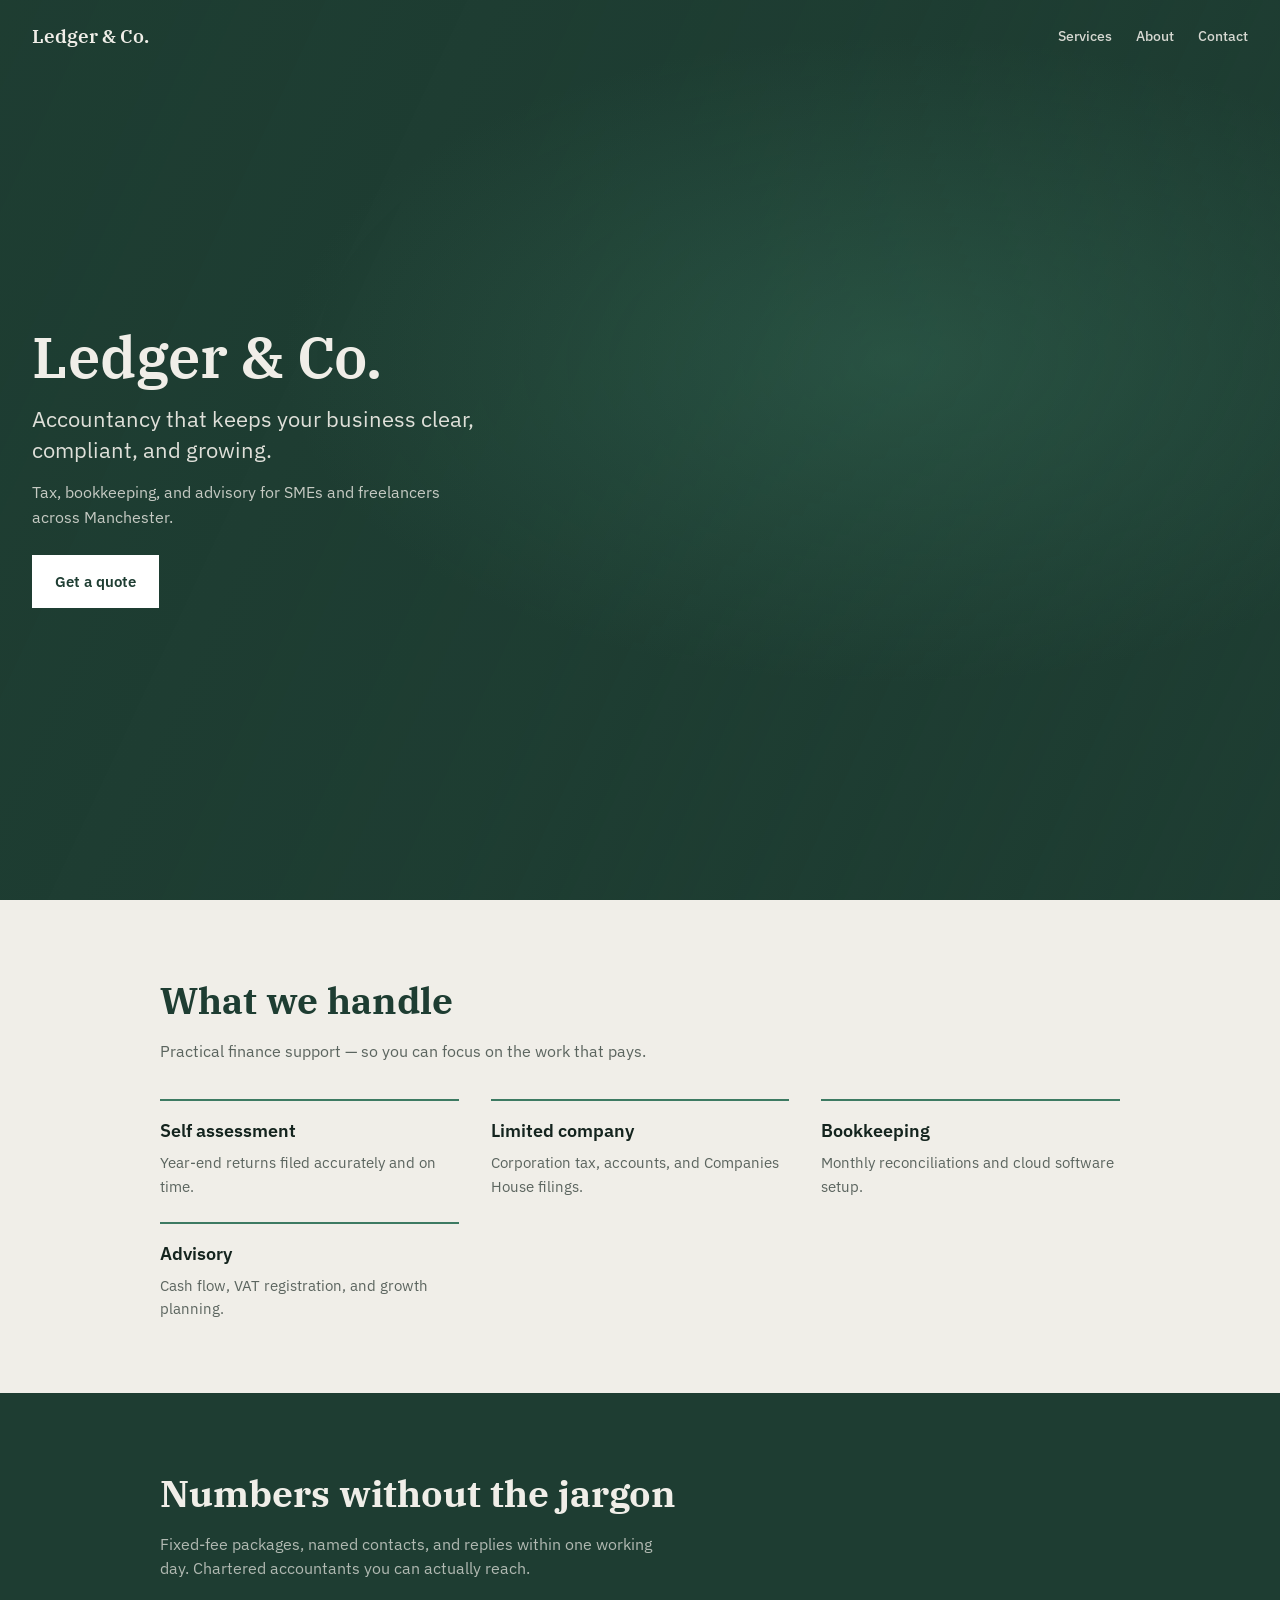
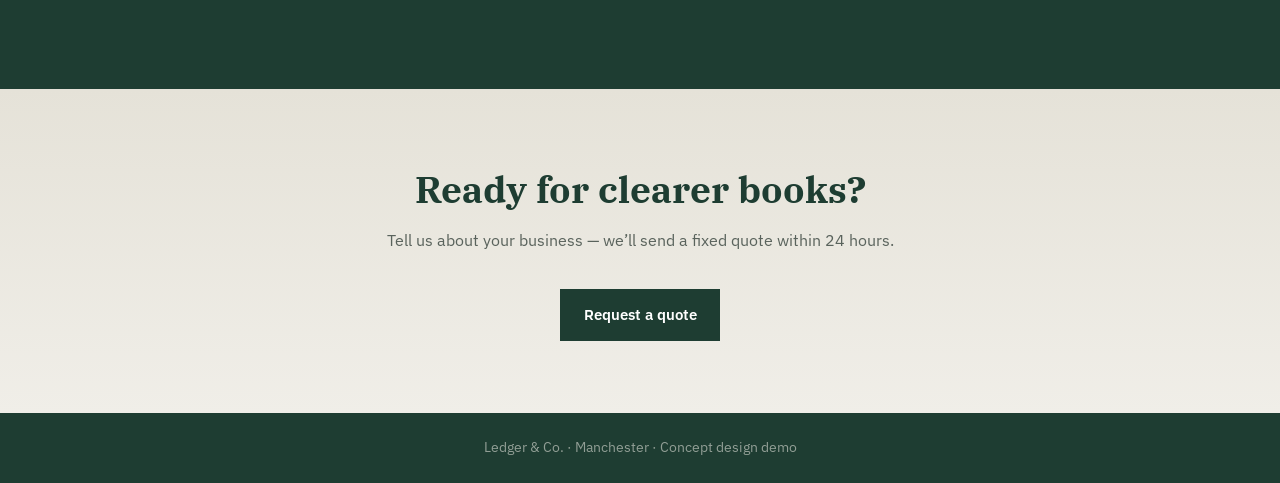
<file: portfolio/ledger-co.html>
<!DOCTYPE html>
<html lang="en-GB">
  <head>
    <meta charset="UTF-8" />
    <meta name="viewport" content="width=device-width, initial-scale=1" />
    <title>Ledger &amp; Co. — Accountants</title>
    <link rel="preconnect" href="https://fonts.googleapis.com" />
    <link rel="preconnect" href="https://fonts.gstatic.com" crossorigin />
    <link
      href="https://fonts.googleapis.com/css2?family=IBM+Plex+Sans:wght@400;500;600&family=IBM+Plex+Serif:wght@500;600&display=swap"
      rel="stylesheet"
    />
    <style>
      :root {
        --forest: #1e3d32;
        --forest-mid: #2a5244;
        --leaf: #3d7a62;
        --paper: #f0eee8;
        --ink: #14241e;
        --display: "IBM Plex Serif", Georgia, serif;
        --body: "IBM Plex Sans", system-ui, sans-serif;
      }
      * {
        box-sizing: border-box;
      }
      html {
        scroll-behavior: smooth;
      }
      body {
        margin: 0;
        font-family: var(--body);
        color: var(--ink);
        background: var(--paper);
        line-height: 1.55;
      }
      .site-header {
        position: absolute;
        inset: 0 0 auto;
        z-index: 10;
        display: flex;
        justify-content: space-between;
        align-items: center;
        padding: 1.3rem 2rem;
        color: var(--paper);
      }
      .logo {
        font-family: var(--display);
        font-weight: 600;
        font-size: 1.2rem;
        text-decoration: none;
        color: inherit;
      }
      .nav {
        display: flex;
        gap: 1.5rem;
        font-size: 0.9rem;
        font-weight: 500;
      }
      .nav a {
        color: inherit;
        text-decoration: none;
        opacity: 0.88;
      }
      .hero {
        position: relative;
        min-height: 100vh;
        min-height: 100dvh;
        display: flex;
        align-items: center;
        color: var(--paper);
        overflow: hidden;
        background: var(--forest);
      }
      .hero-bg {
        position: absolute;
        inset: 0;
        background:
          radial-gradient(ellipse 80% 60% at 70% 40%, rgba(61, 122, 98, 0.35), transparent 60%),
          linear-gradient(115deg, rgba(30, 61, 50, 0.97) 0%, rgba(30, 61, 50, 0.85) 50%, rgba(30, 61, 50, 0.55) 100%),
          url("https://images.unsplash.com/photo-1454165804606-c3d57bc86b40?w=1800&q=80")
            right center / cover no-repeat;
        animation: settle 1.1s ease both;
      }
      @keyframes settle {
        from {
          opacity: 0;
        }
        to {
          opacity: 1;
        }
      }
      .hero-content {
        position: relative;
        z-index: 1;
        padding: 6rem 2rem 4rem;
        max-width: 36rem;
        animation: lift 0.8s 0.15s ease both;
      }
      @keyframes lift {
        from {
          opacity: 0;
          transform: translateY(16px);
        }
        to {
          opacity: 1;
          transform: none;
        }
      }
      .brand-mark {
        font-family: var(--display);
        font-size: clamp(2.4rem, 5.5vw, 3.6rem);
        font-weight: 600;
        margin: 0 0 0.85rem;
        line-height: 1.15;
      }
      .hero h1 {
        font-weight: 400;
        font-size: clamp(1.15rem, 2.4vw, 1.35rem);
        margin: 0 0 0.85rem;
        line-height: 1.45;
        opacity: 0.92;
      }
      .hero-lead {
        margin: 0 0 1.6rem;
        opacity: 0.8;
        max-width: 28rem;
      }
      .btn {
        display: inline-flex;
        padding: 0.9rem 1.45rem;
        font-weight: 600;
        font-size: 0.95rem;
        text-decoration: none;
        transition: transform 0.2s, background 0.2s;
      }
      .btn:hover {
        transform: translateY(-2px);
      }
      .btn-primary {
        background: #fff;
        color: var(--forest);
      }
      .section {
        padding: 4.5rem 2rem;
      }
      .wrap {
        max-width: 60rem;
        margin: 0 auto;
      }
      .section h2 {
        font-family: var(--display);
        font-size: clamp(1.75rem, 3.5vw, 2.3rem);
        margin: 0 0 0.6rem;
        color: var(--forest);
      }
      .section-lead {
        margin: 0 0 2.25rem;
        max-width: 32rem;
        color: rgba(20, 36, 30, 0.68);
      }
      .services {
        display: grid;
        gap: 1.5rem 2rem;
        grid-template-columns: repeat(auto-fit, minmax(15rem, 1fr));
      }
      .services article {
        padding-top: 1rem;
        border-top: 2px solid var(--leaf);
      }
      .services h3 {
        margin: 0 0 0.4rem;
        font-size: 1.1rem;
        font-weight: 600;
      }
      .services p {
        margin: 0;
        font-size: 0.95rem;
        color: rgba(20, 36, 30, 0.68);
      }
      .why {
        background: var(--forest);
        color: var(--paper);
      }
      .why h2 {
        color: var(--paper);
      }
      .why .section-lead {
        color: rgba(240, 238, 232, 0.7);
      }
      .cta {
        text-align: center;
        background: linear-gradient(180deg, #e5e2d8, var(--paper));
      }
      .cta .section-lead {
        margin-left: auto;
        margin-right: auto;
      }
      .cta .btn-primary {
        background: var(--forest);
        color: #fff;
      }
      footer {
        text-align: center;
        padding: 1.5rem;
        font-size: 0.88rem;
        color: rgba(20, 36, 30, 0.5);
        background: var(--forest);
        color: rgba(240, 238, 232, 0.55);
      }
      @media (max-width: 640px) {
        .nav {
          display: none;
        }
      }
    </style>
  </head>
  <body>
    <header class="site-header">
      <a class="logo" href="#">Ledger &amp; Co.</a>
      <nav class="nav" aria-label="Primary">
        <a href="#services">Services</a>
        <a href="#about">About</a>
        <a href="#contact">Contact</a>
      </nav>
    </header>

    <main>
      <section class="hero">
        <div class="hero-bg" aria-hidden="true"></div>
        <div class="hero-content">
          <p class="brand-mark">Ledger &amp; Co.</p>
          <h1>Accountancy that keeps your business clear, compliant, and growing.</h1>
          <p class="hero-lead">
            Tax, bookkeeping, and advisory for SMEs and freelancers across
            Manchester.
          </p>
          <a class="btn btn-primary" href="#contact">Get a quote</a>
        </div>
      </section>

      <section class="section" id="services">
        <div class="wrap">
          <h2>What we handle</h2>
          <p class="section-lead">
            Practical finance support — so you can focus on the work that pays.
          </p>
          <div class="services">
            <article>
              <h3>Self assessment</h3>
              <p>Year-end returns filed accurately and on time.</p>
            </article>
            <article>
              <h3>Limited company</h3>
              <p>Corporation tax, accounts, and Companies House filings.</p>
            </article>
            <article>
              <h3>Bookkeeping</h3>
              <p>Monthly reconciliations and cloud software setup.</p>
            </article>
            <article>
              <h3>Advisory</h3>
              <p>Cash flow, VAT registration, and growth planning.</p>
            </article>
          </div>
        </div>
      </section>

      <section class="section why" id="about">
        <div class="wrap">
          <h2>Numbers without the jargon</h2>
          <p class="section-lead">
            Fixed-fee packages, named contacts, and replies within one working
            day. Chartered accountants you can actually reach.
          </p>
        </div>
      </section>

      <section class="section cta" id="contact">
        <div class="wrap">
          <h2>Ready for clearer books?</h2>
          <p class="section-lead">Tell us about your business — we’ll send a fixed quote within 24 hours.</p>
          <a class="btn btn-primary" href="mailto:hello@ledgerandco.example"
            >Request a quote</a
          >
        </div>
      </section>
    </main>

    <footer>Ledger &amp; Co. · Manchester · Concept design demo</footer>
  </body>
</html>
</file>
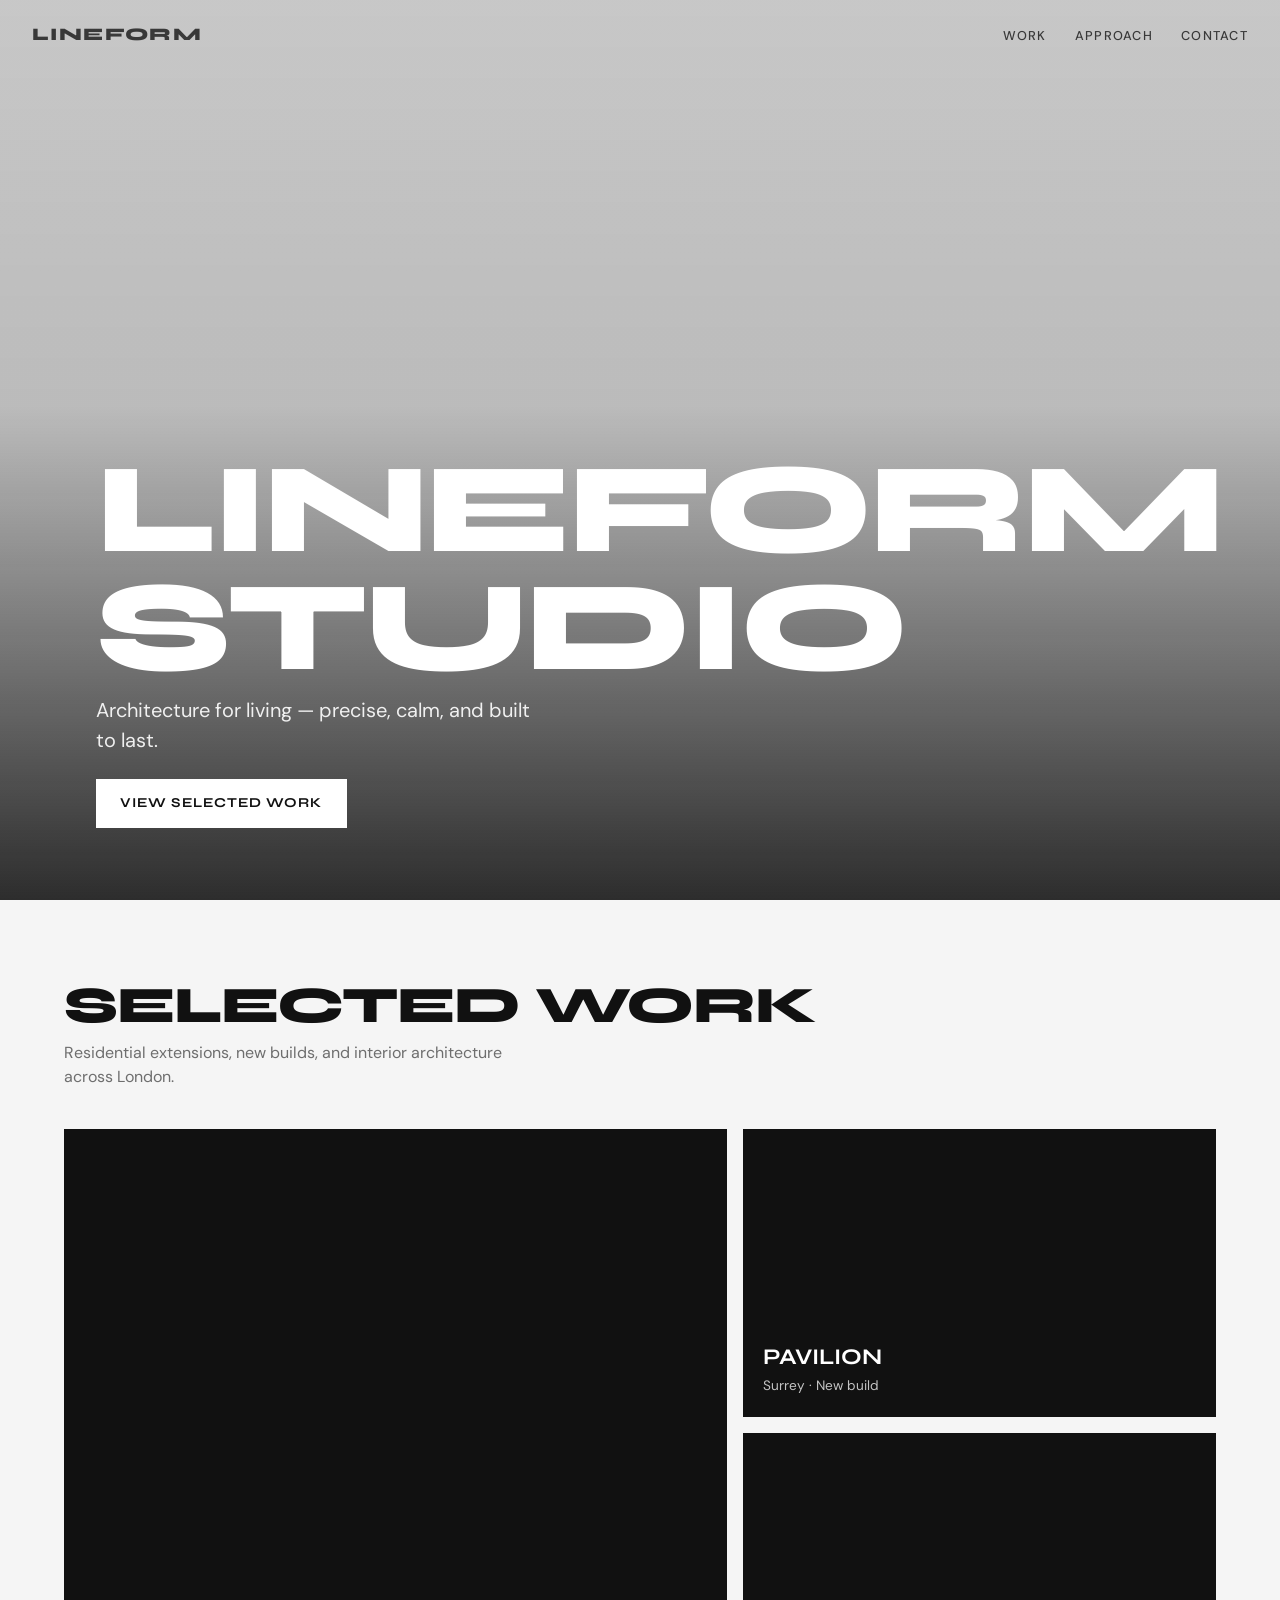
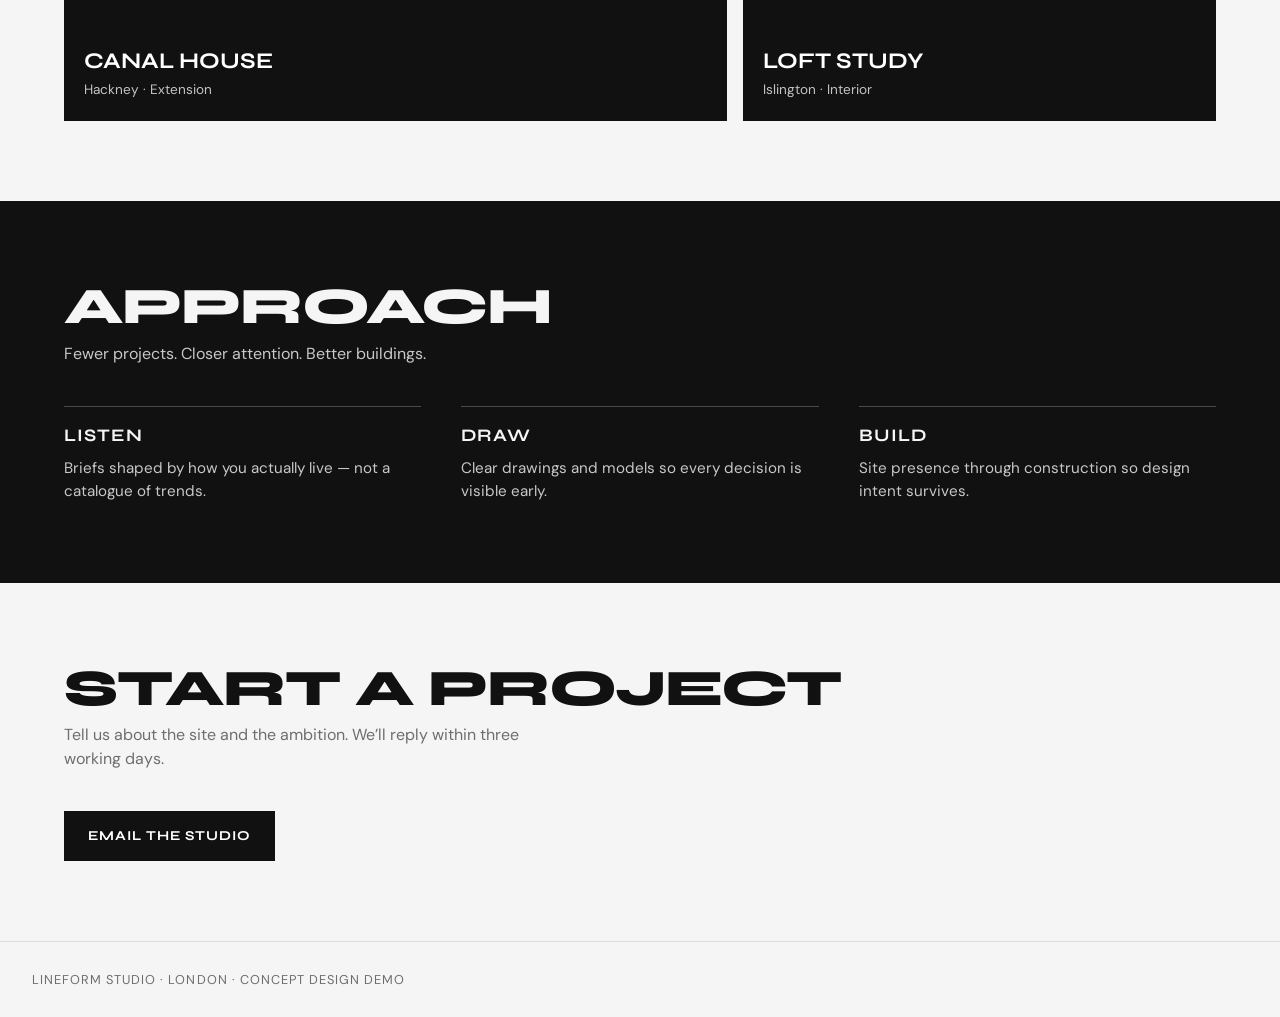
<file: portfolio/lineform-studio.html>
<!DOCTYPE html>
<html lang="en-GB">
  <head>
    <meta charset="UTF-8" />
    <meta name="viewport" content="width=device-width, initial-scale=1" />
    <title>Lineform Studio — Architecture</title>
    <link rel="preconnect" href="https://fonts.googleapis.com" />
    <link rel="preconnect" href="https://fonts.gstatic.com" crossorigin />
    <link
      href="https://fonts.googleapis.com/css2?family=Syne:wght@500;600;700;800&family=DM+Sans:wght@400;500&display=swap"
      rel="stylesheet"
    />
    <style>
      :root {
        --black: #111111;
        --concrete: #6e6e6e;
        --ash: #c8c8c8;
        --white: #f5f5f5;
        --display: "Syne", system-ui, sans-serif;
        --body: "DM Sans", system-ui, sans-serif;
      }
      * {
        box-sizing: border-box;
      }
      html {
        scroll-behavior: smooth;
      }
      body {
        margin: 0;
        font-family: var(--body);
        color: var(--black);
        background: var(--white);
        line-height: 1.5;
      }
      .site-header {
        position: absolute;
        inset: 0 0 auto;
        z-index: 10;
        display: flex;
        justify-content: space-between;
        align-items: center;
        padding: 1.4rem 2rem;
        color: #fff;
        mix-blend-mode: difference;
      }
      .logo {
        font-family: var(--display);
        font-weight: 800;
        font-size: 1.1rem;
        letter-spacing: 0.08em;
        text-transform: uppercase;
        text-decoration: none;
        color: inherit;
      }
      .nav {
        display: flex;
        gap: 1.75rem;
        font-size: 0.8rem;
        font-weight: 500;
        letter-spacing: 0.1em;
        text-transform: uppercase;
      }
      .nav a {
        color: inherit;
        text-decoration: none;
      }
      .hero {
        position: relative;
        min-height: 100vh;
        min-height: 100dvh;
        display: flex;
        align-items: flex-end;
        color: #fff;
        overflow: hidden;
      }
      .hero-bg {
        position: absolute;
        inset: 0;
        background:
          linear-gradient(to top, rgba(17, 17, 17, 0.88) 0%, rgba(17, 17, 17, 0.25) 55%, rgba(17, 17, 17, 0.2) 100%),
          url("https://images.unsplash.com/photo-1600607687939-ce8a6c25118c?w=1800&q=80")
            center / cover no-repeat;
        animation: architectureIn 1.4s ease both;
      }
      @keyframes architectureIn {
        from {
          opacity: 0;
          transform: scale(1.06);
        }
        to {
          opacity: 1;
          transform: scale(1);
        }
      }
      .hero-content {
        position: relative;
        z-index: 1;
        padding: 0 2rem 4.5rem;
        width: 100%;
        max-width: 72rem;
        margin: 0 auto;
        animation: typeIn 0.9s 0.25s ease both;
      }
      @keyframes typeIn {
        from {
          opacity: 0;
          transform: translateY(28px);
        }
        to {
          opacity: 1;
          transform: none;
        }
      }
      .brand-mark {
        font-family: var(--display);
        font-size: clamp(3.2rem, 11vw, 8rem);
        font-weight: 800;
        margin: 0 0 0.5rem;
        line-height: 0.92;
        letter-spacing: -0.03em;
        text-transform: uppercase;
      }
      .hero h1 {
        font-family: var(--body);
        font-weight: 400;
        font-size: clamp(1.05rem, 2.2vw, 1.25rem);
        margin: 0 0 1.5rem;
        max-width: 28rem;
        opacity: 0.9;
      }
      .btn {
        display: inline-flex;
        padding: 0.9rem 1.5rem;
        font-family: var(--display);
        font-weight: 700;
        font-size: 0.85rem;
        letter-spacing: 0.08em;
        text-transform: uppercase;
        text-decoration: none;
        transition: transform 0.2s, background 0.2s;
      }
      .btn:hover {
        transform: translateY(-2px);
      }
      .btn-primary {
        background: #fff;
        color: var(--black);
      }
      .section {
        padding: 5rem 2rem;
      }
      .wrap {
        max-width: 72rem;
        margin: 0 auto;
      }
      .section h2 {
        font-family: var(--display);
        font-size: clamp(2rem, 5vw, 3.2rem);
        font-weight: 800;
        text-transform: uppercase;
        letter-spacing: -0.02em;
        margin: 0 0 0.6rem;
        line-height: 1;
      }
      .section-lead {
        margin: 0 0 2.5rem;
        max-width: 30rem;
        color: var(--concrete);
      }
      .projects {
        display: grid;
        gap: 1rem;
        grid-template-columns: 1.4fr 1fr;
      }
      .project {
        position: relative;
        min-height: 18rem;
        overflow: hidden;
        background: var(--black);
        color: #fff;
      }
      .project:first-child {
        min-height: 28rem;
        grid-row: span 2;
      }
      .project-img {
        position: absolute;
        inset: 0;
        background-size: cover;
        background-position: center;
        transition: transform 0.6s ease;
        opacity: 0.75;
      }
      .project:hover .project-img {
        transform: scale(1.05);
      }
      .project-label {
        position: absolute;
        left: 1.25rem;
        bottom: 1.25rem;
        z-index: 1;
      }
      .project-label h3 {
        font-family: var(--display);
        font-size: 1.4rem;
        font-weight: 700;
        margin: 0 0 0.2rem;
        text-transform: uppercase;
      }
      .project-label p {
        margin: 0;
        font-size: 0.85rem;
        opacity: 0.75;
      }
      .approach {
        background: var(--black);
        color: var(--white);
      }
      .approach .section-lead {
        color: var(--ash);
      }
      .approach-grid {
        display: grid;
        gap: 2.5rem;
        grid-template-columns: repeat(auto-fit, minmax(14rem, 1fr));
      }
      .approach-grid h3 {
        font-family: var(--display);
        font-size: 1.1rem;
        font-weight: 700;
        text-transform: uppercase;
        letter-spacing: 0.06em;
        margin: 0 0 0.5rem;
        padding-top: 1rem;
        border-top: 1px solid rgba(245, 245, 245, 0.25);
      }
      .approach-grid p {
        margin: 0;
        color: var(--ash);
        font-size: 0.95rem;
      }
      .cta {
        text-align: left;
      }
      .cta .btn-primary {
        background: var(--black);
        color: #fff;
      }
      footer {
        padding: 1.75rem 2rem;
        font-size: 0.8rem;
        letter-spacing: 0.08em;
        text-transform: uppercase;
        color: var(--concrete);
        border-top: 1px solid rgba(17, 17, 17, 0.1);
      }
      @media (max-width: 768px) {
        .projects {
          grid-template-columns: 1fr;
        }
        .project:first-child {
          min-height: 18rem;
          grid-row: auto;
        }
        .nav {
          display: none;
        }
      }
    </style>
  </head>
  <body>
    <header class="site-header">
      <a class="logo" href="#">Lineform</a>
      <nav class="nav" aria-label="Primary">
        <a href="#work">Work</a>
        <a href="#approach">Approach</a>
        <a href="#contact">Contact</a>
      </nav>
    </header>

    <main>
      <section class="hero">
        <div class="hero-bg" aria-hidden="true"></div>
        <div class="hero-content">
          <p class="brand-mark">Lineform Studio</p>
          <h1>Architecture for living — precise, calm, and built to last.</h1>
          <a class="btn btn-primary" href="#work">View selected work</a>
        </div>
      </section>

      <section class="section" id="work">
        <div class="wrap">
          <h2>Selected work</h2>
          <p class="section-lead">Residential extensions, new builds, and interior architecture across London.</p>
          <div class="projects">
            <article class="project">
              <div
                class="project-img"
                style="
                  background-image: url('https://images.unsplash.com/photo-1600607687939-ce8a6c25118c?w=1200&q=80');
                "
              ></div>
              <div class="project-label">
                <h3>Canal House</h3>
                <p>Hackney · Extension</p>
              </div>
            </article>
            <article class="project">
              <div
                class="project-img"
                style="
                  background-image: url('https://images.unsplash.com/photo-1600585154526-990dced4db0d?w=900&q=80');
                "
              ></div>
              <div class="project-label">
                <h3>Pavilion</h3>
                <p>Surrey · New build</p>
              </div>
            </article>
            <article class="project">
              <div
                class="project-img"
                style="
                  background-image: url('https://images.unsplash.com/photo-1600566753190-17f0baa2a6c3?w=900&q=80');
                "
              ></div>
              <div class="project-label">
                <h3>Loft Study</h3>
                <p>Islington · Interior</p>
              </div>
            </article>
          </div>
        </div>
      </section>

      <section class="section approach" id="approach">
        <div class="wrap">
          <h2>Approach</h2>
          <p class="section-lead">Fewer projects. Closer attention. Better buildings.</p>
          <div class="approach-grid">
            <div>
              <h3>Listen</h3>
              <p>Briefs shaped by how you actually live — not a catalogue of trends.</p>
            </div>
            <div>
              <h3>Draw</h3>
              <p>Clear drawings and models so every decision is visible early.</p>
            </div>
            <div>
              <h3>Build</h3>
              <p>Site presence through construction so design intent survives.</p>
            </div>
          </div>
        </div>
      </section>

      <section class="section cta" id="contact">
        <div class="wrap">
          <h2>Start a project</h2>
          <p class="section-lead">
            Tell us about the site and the ambition. We’ll reply within three
            working days.
          </p>
          <a class="btn btn-primary" href="mailto:studio@lineform.example"
            >Email the studio</a
          >
        </div>
      </section>
    </main>

    <footer>Lineform Studio · London · Concept design demo</footer>
  </body>
</html>
</file>
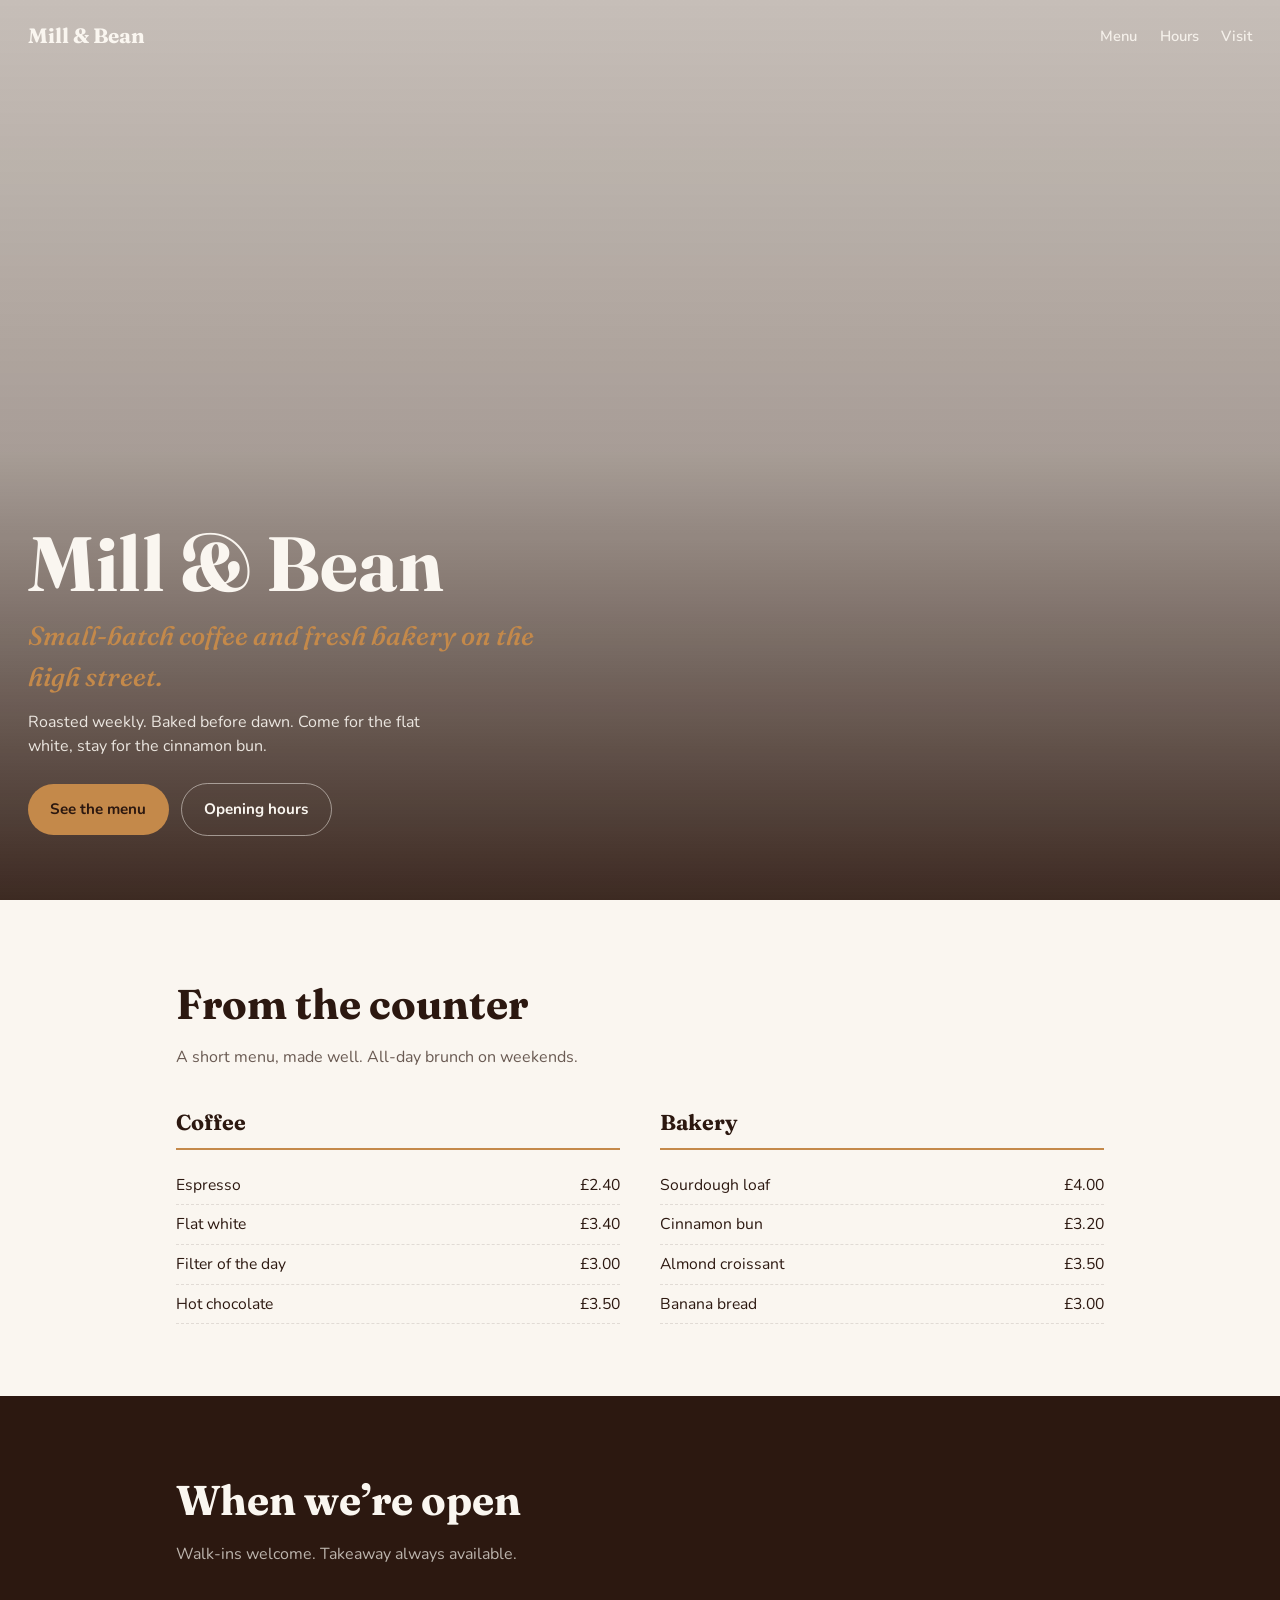
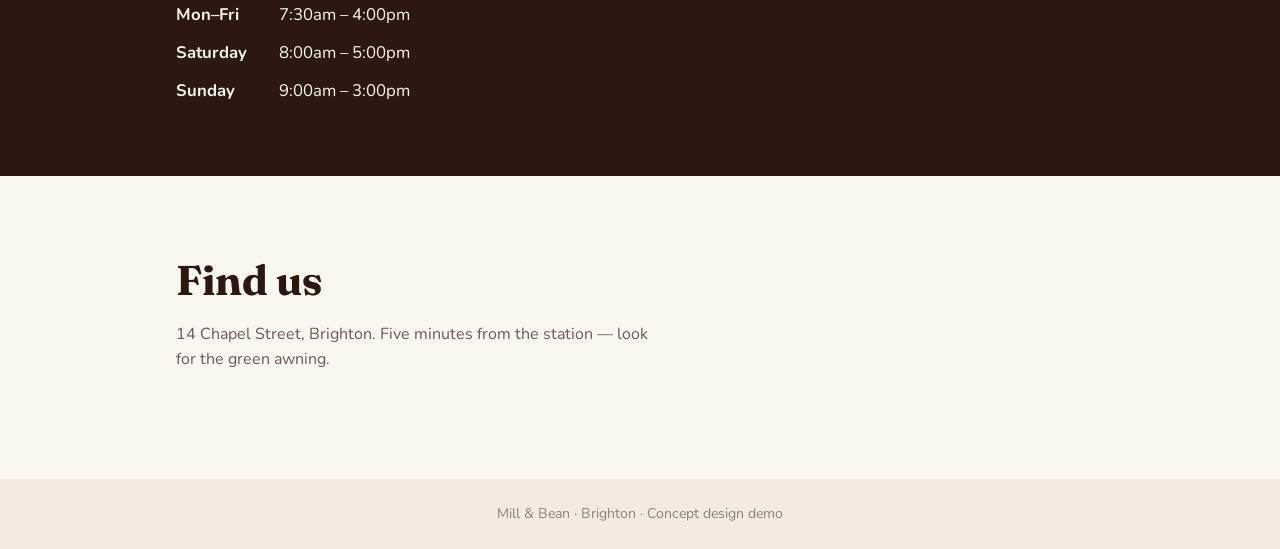
<file: portfolio/mill-bean.html>
<!DOCTYPE html>
<html lang="en-GB">
  <head>
    <meta charset="UTF-8" />
    <meta name="viewport" content="width=device-width, initial-scale=1" />
    <title>Mill &amp; Bean — Coffee &amp; bakery</title>
    <link rel="preconnect" href="https://fonts.googleapis.com" />
    <link rel="preconnect" href="https://fonts.gstatic.com" crossorigin />
    <link
      href="https://fonts.googleapis.com/css2?family=Fraunces:opsz,wght@9..144,500;9..144,600;9..144,700&family=Nunito:wght@400;500;600;700&display=swap"
      rel="stylesheet"
    />
    <style>
      :root {
        --espresso: #2c1810;
        --roast: #4a2c1a;
        --caramel: #c4894a;
        --cream: #f3ebe0;
        --foam: #faf6f0;
        --display: "Fraunces", Georgia, serif;
        --body: "Nunito", system-ui, sans-serif;
      }
      * {
        box-sizing: border-box;
      }
      html {
        scroll-behavior: smooth;
      }
      body {
        margin: 0;
        font-family: var(--body);
        color: var(--espresso);
        background: var(--foam);
        line-height: 1.55;
      }
      .site-header {
        position: absolute;
        inset: 0 0 auto;
        z-index: 10;
        display: flex;
        justify-content: space-between;
        align-items: center;
        padding: 1.25rem 1.75rem;
        color: var(--foam);
      }
      .logo {
        font-family: var(--display);
        font-weight: 700;
        font-size: 1.3rem;
        text-decoration: none;
        color: inherit;
      }
      .nav {
        display: flex;
        gap: 1.4rem;
        font-weight: 600;
        font-size: 0.92rem;
      }
      .nav a {
        color: inherit;
        text-decoration: none;
        opacity: 0.9;
      }
      .hero {
        position: relative;
        min-height: 100vh;
        min-height: 100dvh;
        display: flex;
        align-items: flex-end;
        color: var(--foam);
        overflow: hidden;
      }
      .hero-bg {
        position: absolute;
        inset: 0;
        background:
          linear-gradient(to top, rgba(44, 24, 16, 0.92) 0%, rgba(44, 24, 16, 0.4) 50%, rgba(44, 24, 16, 0.25) 100%),
          url("https://images.unsplash.com/photo-1495474472287-4d71bcdd2085?w=1800&q=80")
            center / cover no-repeat;
        animation: brew 11s ease-out forwards;
      }
      @keyframes brew {
        from {
          transform: scale(1.07);
        }
        to {
          transform: scale(1);
        }
      }
      .hero-content {
        position: relative;
        z-index: 1;
        padding: 0 1.75rem 4rem;
        max-width: 36rem;
        animation: steam 0.9s ease both;
      }
      @keyframes steam {
        from {
          opacity: 0;
          transform: translateY(22px);
        }
        to {
          opacity: 1;
          transform: none;
        }
      }
      .brand-mark {
        font-family: var(--display);
        font-size: clamp(2.8rem, 8vw, 4.8rem);
        font-weight: 700;
        margin: 0 0 0.7rem;
        line-height: 1.05;
      }
      .hero h1 {
        font-family: var(--display);
        font-weight: 500;
        font-style: italic;
        font-size: clamp(1.25rem, 3vw, 1.65rem);
        margin: 0 0 0.75rem;
        color: var(--caramel);
      }
      .hero-lead {
        margin: 0 0 1.5rem;
        opacity: 0.9;
        max-width: 26rem;
      }
      .btn {
        display: inline-flex;
        padding: 0.85rem 1.4rem;
        border-radius: 999px;
        font-weight: 700;
        font-size: 0.95rem;
        text-decoration: none;
        transition: transform 0.2s, background 0.2s;
      }
      .btn:hover {
        transform: translateY(-2px);
      }
      .btn-primary {
        background: var(--caramel);
        color: var(--espresso);
      }
      .btn-ghost {
        margin-left: 0.5rem;
        border: 1.5px solid rgba(250, 246, 240, 0.5);
        color: var(--foam);
      }
      .section {
        padding: 4.5rem 1.75rem;
      }
      .wrap {
        max-width: 58rem;
        margin: 0 auto;
      }
      .section h2 {
        font-family: var(--display);
        font-size: clamp(1.9rem, 4vw, 2.6rem);
        margin: 0 0 0.55rem;
      }
      .section-lead {
        margin: 0 0 2.25rem;
        max-width: 30rem;
        color: rgba(44, 24, 16, 0.7);
      }
      .menu-cols {
        display: grid;
        gap: 2.5rem;
        grid-template-columns: repeat(auto-fit, minmax(14rem, 1fr));
      }
      .menu-cols h3 {
        font-family: var(--display);
        font-size: 1.35rem;
        margin: 0 0 1rem;
        padding-bottom: 0.5rem;
        border-bottom: 2px solid var(--caramel);
      }
      .menu-cols ul {
        list-style: none;
        margin: 0;
        padding: 0;
      }
      .menu-cols li {
        display: flex;
        justify-content: space-between;
        gap: 1rem;
        padding: 0.45rem 0;
        font-size: 0.98rem;
        border-bottom: 1px dashed rgba(44, 24, 16, 0.12);
      }
      .hours {
        background: var(--espresso);
        color: var(--foam);
      }
      .hours .section-lead {
        color: rgba(250, 246, 240, 0.7);
      }
      .hours-grid {
        display: grid;
        gap: 0.75rem 2rem;
        grid-template-columns: auto 1fr;
        max-width: 22rem;
        font-size: 1.05rem;
      }
      .hours-grid span:nth-child(odd) {
        font-weight: 700;
      }
      footer {
        text-align: center;
        padding: 1.5rem;
        font-size: 0.88rem;
        color: rgba(44, 24, 16, 0.5);
        background: var(--cream);
      }
      @media (max-width: 640px) {
        .nav {
          display: none;
        }
        .btn-ghost {
          margin-left: 0;
          margin-top: 0.5rem;
        }
        .hero-actions {
          display: flex;
          flex-direction: column;
          align-items: flex-start;
        }
      }
    </style>
  </head>
  <body>
    <header class="site-header">
      <a class="logo" href="#">Mill &amp; Bean</a>
      <nav class="nav" aria-label="Primary">
        <a href="#menu">Menu</a>
        <a href="#hours">Hours</a>
        <a href="#visit">Visit</a>
      </nav>
    </header>

    <main>
      <section class="hero">
        <div class="hero-bg" aria-hidden="true"></div>
        <div class="hero-content">
          <p class="brand-mark">Mill &amp; Bean</p>
          <h1>Small-batch coffee and fresh bakery on the high street.</h1>
          <p class="hero-lead">
            Roasted weekly. Baked before dawn. Come for the flat white, stay for
            the cinnamon bun.
          </p>
          <div class="hero-actions">
            <a class="btn btn-primary" href="#menu">See the menu</a>
            <a class="btn btn-ghost" href="#hours">Opening hours</a>
          </div>
        </div>
      </section>

      <section class="section" id="menu">
        <div class="wrap">
          <h2>From the counter</h2>
          <p class="section-lead">A short menu, made well. All-day brunch on weekends.</p>
          <div class="menu-cols">
            <div>
              <h3>Coffee</h3>
              <ul>
                <li><span>Espresso</span><span>£2.40</span></li>
                <li><span>Flat white</span><span>£3.40</span></li>
                <li><span>Filter of the day</span><span>£3.00</span></li>
                <li><span>Hot chocolate</span><span>£3.50</span></li>
              </ul>
            </div>
            <div>
              <h3>Bakery</h3>
              <ul>
                <li><span>Sourdough loaf</span><span>£4.00</span></li>
                <li><span>Cinnamon bun</span><span>£3.20</span></li>
                <li><span>Almond croissant</span><span>£3.50</span></li>
                <li><span>Banana bread</span><span>£3.00</span></li>
              </ul>
            </div>
          </div>
        </div>
      </section>

      <section class="section hours" id="hours">
        <div class="wrap">
          <h2>When we’re open</h2>
          <p class="section-lead">Walk-ins welcome. Takeaway always available.</p>
          <div class="hours-grid">
            <span>Mon–Fri</span><span>7:30am – 4:00pm</span>
            <span>Saturday</span><span>8:00am – 5:00pm</span>
            <span>Sunday</span><span>9:00am – 3:00pm</span>
          </div>
        </div>
      </section>

      <section class="section" id="visit">
        <div class="wrap">
          <h2>Find us</h2>
          <p class="section-lead">
            14 Chapel Street, Brighton. Five minutes from the station — look for
            the green awning.
          </p>
        </div>
      </section>
    </main>

    <footer>Mill &amp; Bean · Brighton · Concept design demo</footer>
  </body>
</html>
</file>
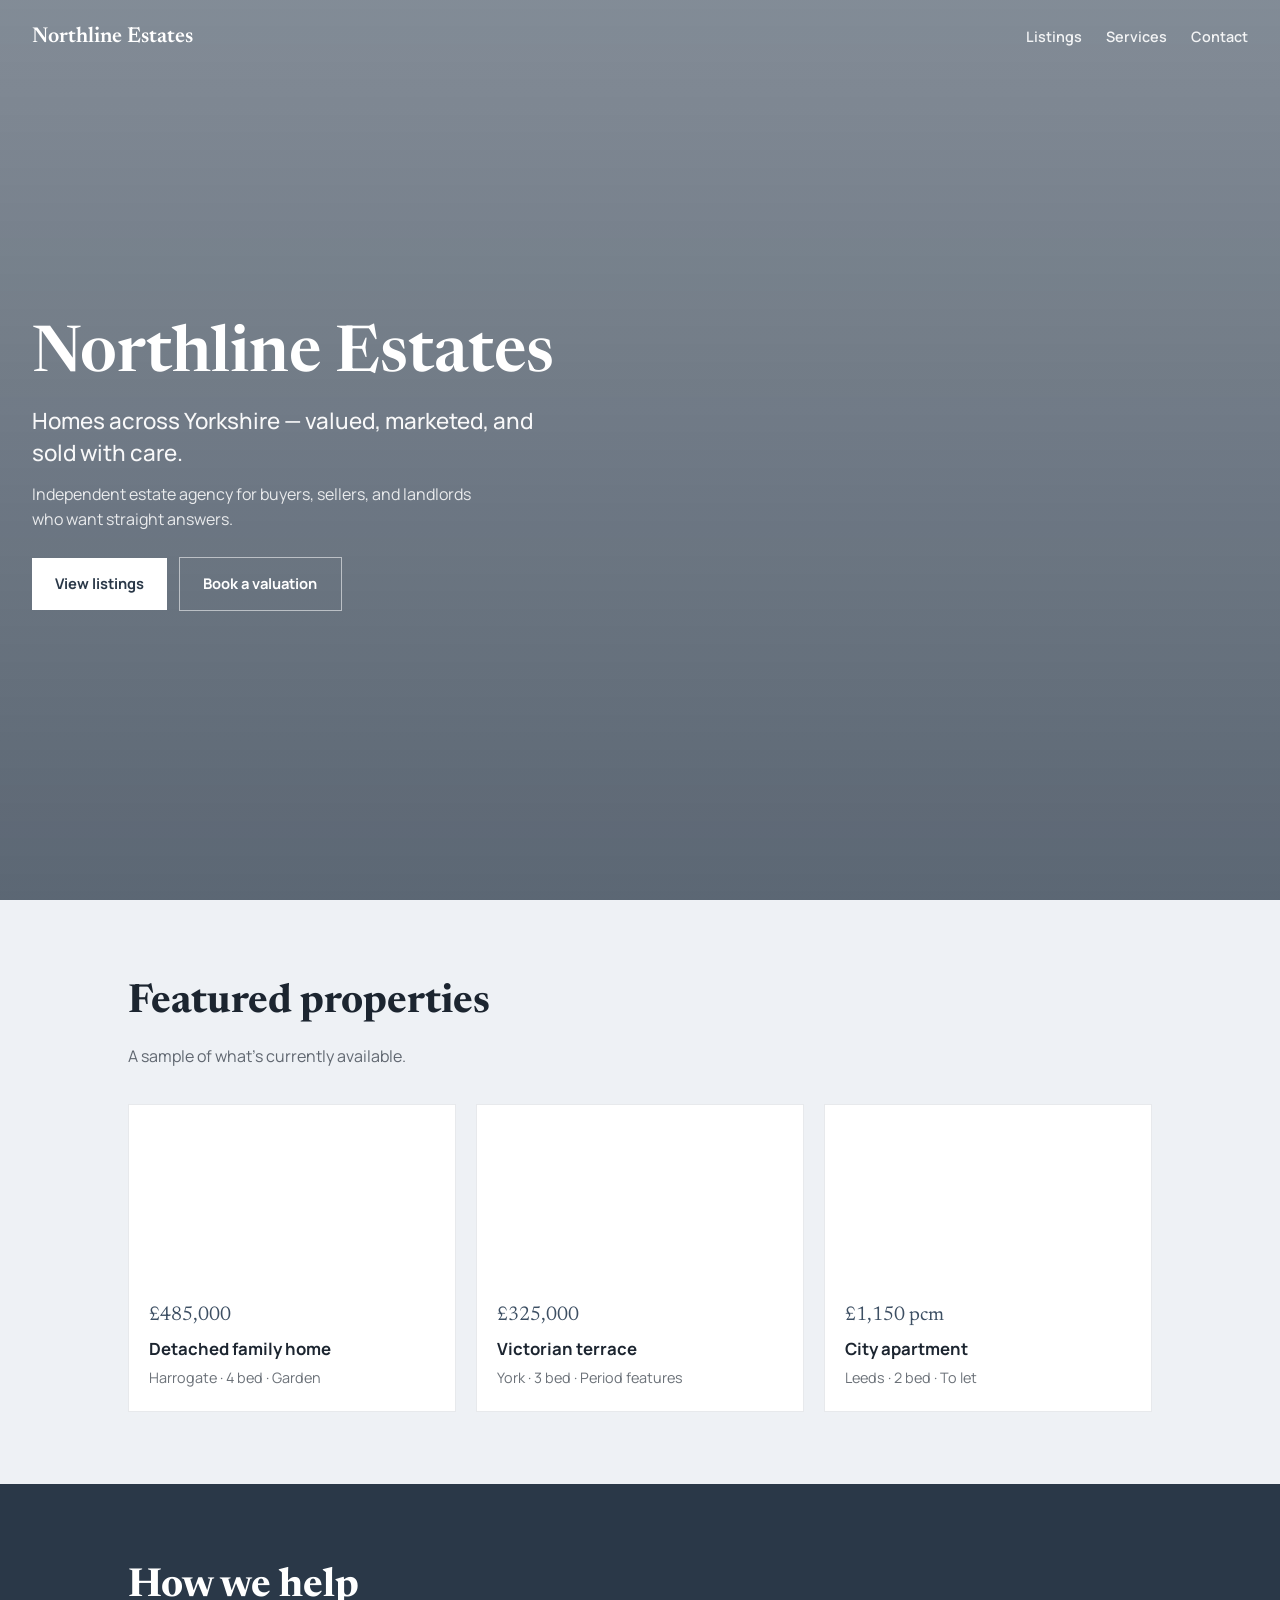
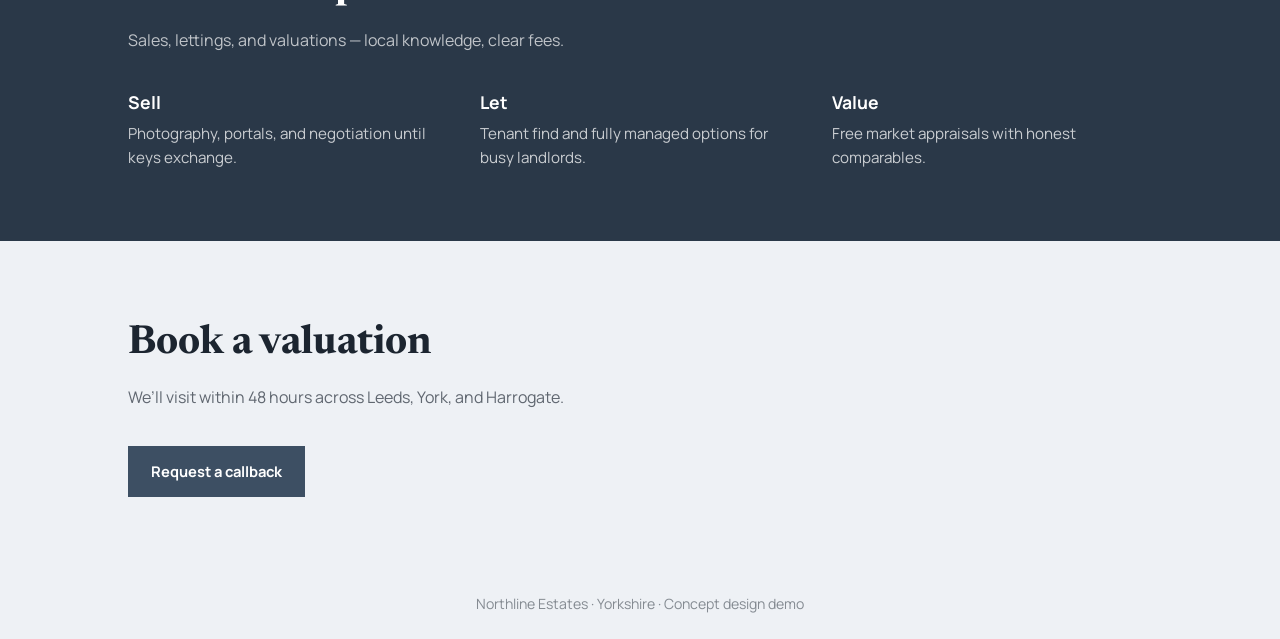
<file: portfolio/northline-estates.html>
<!DOCTYPE html>
<html lang="en-GB">
  <head>
    <meta charset="UTF-8" />
    <meta name="viewport" content="width=device-width, initial-scale=1" />
    <title>Northline Estates — Property done properly</title>
    <link rel="preconnect" href="https://fonts.googleapis.com" />
    <link rel="preconnect" href="https://fonts.gstatic.com" crossorigin />
    <link
      href="https://fonts.googleapis.com/css2?family=Manrope:wght@400;500;600;700&family=Newsreader:opsz,wght@6..72,500;6..72,600&display=swap"
      rel="stylesheet"
    />
    <style>
      :root {
        --slate: #3d4f63;
        --slate-deep: #2a3848;
        --mist: #d5dbe3;
        --paper: #eef1f5;
        --ink: #1c2530;
        --accent: #5b7a9a;
        --display: "Newsreader", Georgia, serif;
        --body: "Manrope", system-ui, sans-serif;
      }
      * {
        box-sizing: border-box;
      }
      html {
        scroll-behavior: smooth;
      }
      body {
        margin: 0;
        font-family: var(--body);
        color: var(--ink);
        background: var(--paper);
        line-height: 1.55;
      }
      .site-header {
        position: absolute;
        inset: 0 0 auto;
        z-index: 10;
        display: flex;
        justify-content: space-between;
        align-items: center;
        padding: 1.3rem 2rem;
        color: #fff;
      }
      .logo {
        font-family: var(--display);
        font-size: 1.35rem;
        font-weight: 600;
        text-decoration: none;
        color: inherit;
      }
      .nav {
        display: flex;
        gap: 1.5rem;
        font-size: 0.9rem;
        font-weight: 600;
      }
      .nav a {
        color: inherit;
        text-decoration: none;
        opacity: 0.9;
      }
      .hero {
        position: relative;
        min-height: 100vh;
        min-height: 100dvh;
        display: flex;
        align-items: center;
        color: #fff;
        overflow: hidden;
      }
      .hero-bg {
        position: absolute;
        inset: 0;
        background:
          linear-gradient(to bottom, rgba(42, 56, 72, 0.55) 0%, rgba(42, 56, 72, 0.75) 100%),
          url("https://images.unsplash.com/photo-1600596542815-ffad4c1539a9?w=1800&q=80")
            center / cover no-repeat;
        animation: reveal 1.2s ease both;
      }
      @keyframes reveal {
        from {
          opacity: 0;
          transform: scale(1.05);
        }
        to {
          opacity: 1;
          transform: scale(1);
        }
      }
      .hero-content {
        position: relative;
        z-index: 1;
        padding: 6rem 2rem 4rem;
        max-width: 38rem;
        animation: up 0.85s 0.2s ease both;
      }
      @keyframes up {
        from {
          opacity: 0;
          transform: translateY(18px);
        }
        to {
          opacity: 1;
          transform: none;
        }
      }
      .brand-mark {
        font-family: var(--display);
        font-size: clamp(2.5rem, 6vw, 4rem);
        font-weight: 600;
        margin: 0 0 0.85rem;
        line-height: 1.1;
      }
      .hero h1 {
        font-weight: 500;
        font-size: clamp(1.15rem, 2.5vw, 1.4rem);
        margin: 0 0 0.85rem;
        line-height: 1.4;
        opacity: 0.95;
      }
      .hero-lead {
        margin: 0 0 1.6rem;
        opacity: 0.85;
        max-width: 28rem;
      }
      .btn {
        display: inline-flex;
        padding: 0.9rem 1.45rem;
        font-weight: 700;
        font-size: 0.92rem;
        text-decoration: none;
        transition: transform 0.2s, background 0.2s;
      }
      .btn:hover {
        transform: translateY(-2px);
      }
      .btn-primary {
        background: #fff;
        color: var(--slate-deep);
      }
      .btn-ghost {
        margin-left: 0.55rem;
        border: 1.5px solid rgba(255, 255, 255, 0.55);
        color: #fff;
      }
      .section {
        padding: 4.5rem 2rem;
      }
      .wrap {
        max-width: 64rem;
        margin: 0 auto;
      }
      .section h2 {
        font-family: var(--display);
        font-size: clamp(1.85rem, 3.5vw, 2.5rem);
        margin: 0 0 0.6rem;
      }
      .section-lead {
        margin: 0 0 2.25rem;
        max-width: 32rem;
        color: rgba(28, 37, 48, 0.68);
      }
      .listings {
        display: grid;
        gap: 1.25rem;
        grid-template-columns: repeat(auto-fit, minmax(17rem, 1fr));
      }
      .listing {
        background: #fff;
        overflow: hidden;
        border: 1px solid rgba(61, 79, 99, 0.12);
        transition: transform 0.25s ease, box-shadow 0.25s;
      }
      .listing:hover {
        transform: translateY(-4px);
        box-shadow: 0 16px 40px rgba(42, 56, 72, 0.12);
      }
      .listing-img {
        height: 11rem;
        background-size: cover;
        background-position: center;
      }
      .listing-body {
        padding: 1.15rem 1.25rem 1.35rem;
      }
      .listing h3 {
        margin: 0 0 0.3rem;
        font-size: 1.05rem;
      }
      .listing .price {
        font-family: var(--display);
        font-size: 1.25rem;
        color: var(--slate);
        margin: 0 0 0.35rem;
      }
      .listing p {
        margin: 0;
        font-size: 0.9rem;
        color: rgba(28, 37, 48, 0.65);
      }
      .services-band {
        background: var(--slate-deep);
        color: #fff;
      }
      .services-band .section-lead {
        color: rgba(255, 255, 255, 0.7);
      }
      .svc {
        display: grid;
        gap: 2rem;
        grid-template-columns: repeat(auto-fit, minmax(14rem, 1fr));
      }
      .svc h3 {
        margin: 0 0 0.4rem;
        font-size: 1.1rem;
      }
      .svc p {
        margin: 0;
        opacity: 0.75;
        font-size: 0.95rem;
      }
      footer {
        text-align: center;
        padding: 1.5rem;
        font-size: 0.88rem;
        color: rgba(28, 37, 48, 0.5);
      }
      @media (max-width: 640px) {
        .nav {
          display: none;
        }
        .btn-ghost {
          margin-left: 0;
          margin-top: 0.5rem;
        }
        .hero-actions {
          display: flex;
          flex-direction: column;
          align-items: flex-start;
        }
      }
    </style>
  </head>
  <body>
    <header class="site-header">
      <a class="logo" href="#">Northline Estates</a>
      <nav class="nav" aria-label="Primary">
        <a href="#listings">Listings</a>
        <a href="#services">Services</a>
        <a href="#contact">Contact</a>
      </nav>
    </header>

    <main>
      <section class="hero">
        <div class="hero-bg" aria-hidden="true"></div>
        <div class="hero-content">
          <p class="brand-mark">Northline Estates</p>
          <h1>Homes across Yorkshire — valued, marketed, and sold with care.</h1>
          <p class="hero-lead">
            Independent estate agency for buyers, sellers, and landlords who want
            straight answers.
          </p>
          <div class="hero-actions">
            <a class="btn btn-primary" href="#listings">View listings</a>
            <a class="btn btn-ghost" href="#contact">Book a valuation</a>
          </div>
        </div>
      </section>

      <section class="section" id="listings">
        <div class="wrap">
          <h2>Featured properties</h2>
          <p class="section-lead">A sample of what’s currently available.</p>
          <div class="listings">
            <article class="listing">
              <div
                class="listing-img"
                style="
                  background-image: url('https://images.unsplash.com/photo-1564013799919-ab600027ffc6?w=800&q=80');
                "
              ></div>
              <div class="listing-body">
                <p class="price">£485,000</p>
                <h3>Detached family home</h3>
                <p>Harrogate · 4 bed · Garden</p>
              </div>
            </article>
            <article class="listing">
              <div
                class="listing-img"
                style="
                  background-image: url('https://images.unsplash.com/photo-1600585154340-be6161a56a0c?w=800&q=80');
                "
              ></div>
              <div class="listing-body">
                <p class="price">£325,000</p>
                <h3>Victorian terrace</h3>
                <p>York · 3 bed · Period features</p>
              </div>
            </article>
            <article class="listing">
              <div
                class="listing-img"
                style="
                  background-image: url('https://images.unsplash.com/photo-1502672260266-1c1ef2d93688?w=800&q=80');
                "
              ></div>
              <div class="listing-body">
                <p class="price">£1,150 pcm</p>
                <h3>City apartment</h3>
                <p>Leeds · 2 bed · To let</p>
              </div>
            </article>
          </div>
        </div>
      </section>

      <section class="section services-band" id="services">
        <div class="wrap">
          <h2>How we help</h2>
          <p class="section-lead">Sales, lettings, and valuations — local knowledge, clear fees.</p>
          <div class="svc">
            <div>
              <h3>Sell</h3>
              <p>Photography, portals, and negotiation until keys exchange.</p>
            </div>
            <div>
              <h3>Let</h3>
              <p>Tenant find and fully managed options for busy landlords.</p>
            </div>
            <div>
              <h3>Value</h3>
              <p>Free market appraisals with honest comparables.</p>
            </div>
          </div>
        </div>
      </section>

      <section class="section" id="contact">
        <div class="wrap">
          <h2>Book a valuation</h2>
          <p class="section-lead">We’ll visit within 48 hours across Leeds, York, and Harrogate.</p>
          <a class="btn btn-primary" href="mailto:hello@northlineestates.example" style="background: var(--slate); color: #fff"
            >Request a callback</a
          >
        </div>
      </section>
    </main>

    <footer>Northline Estates · Yorkshire · Concept design demo</footer>
  </body>
</html>
</file>
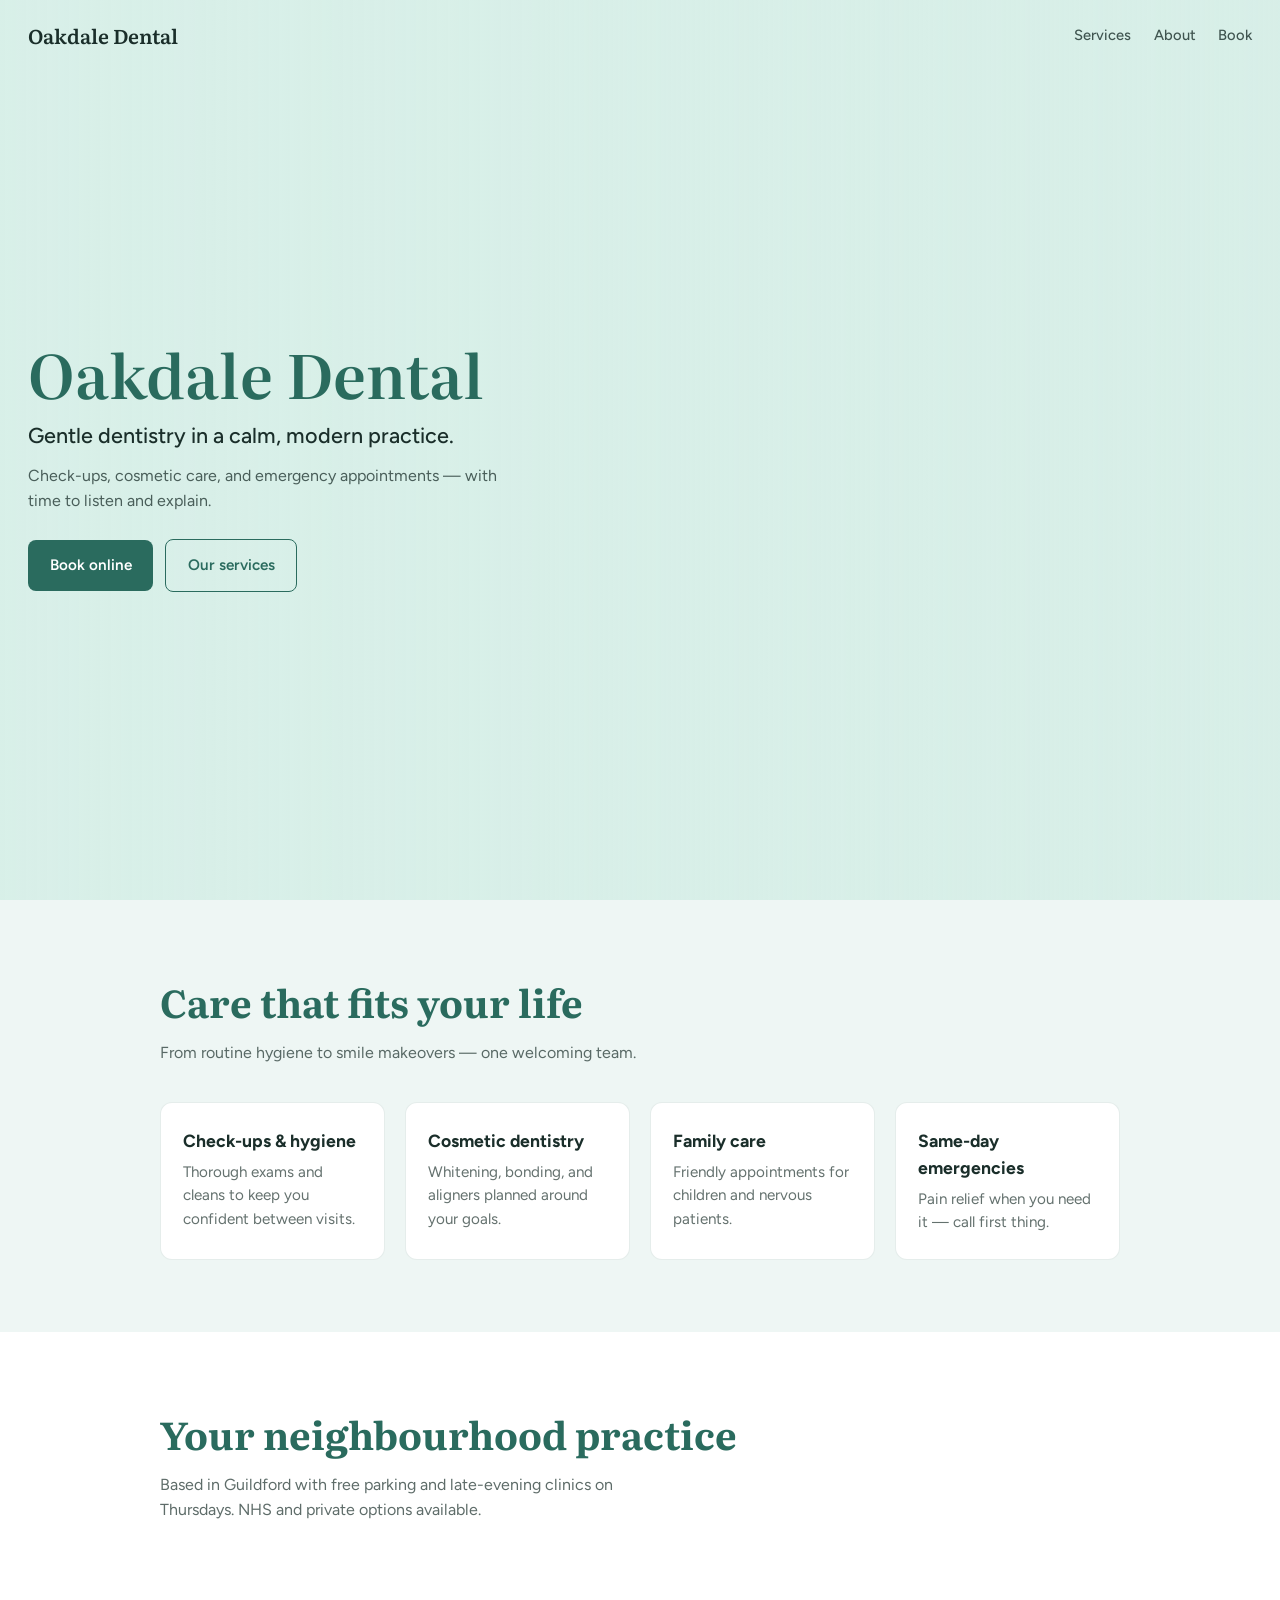
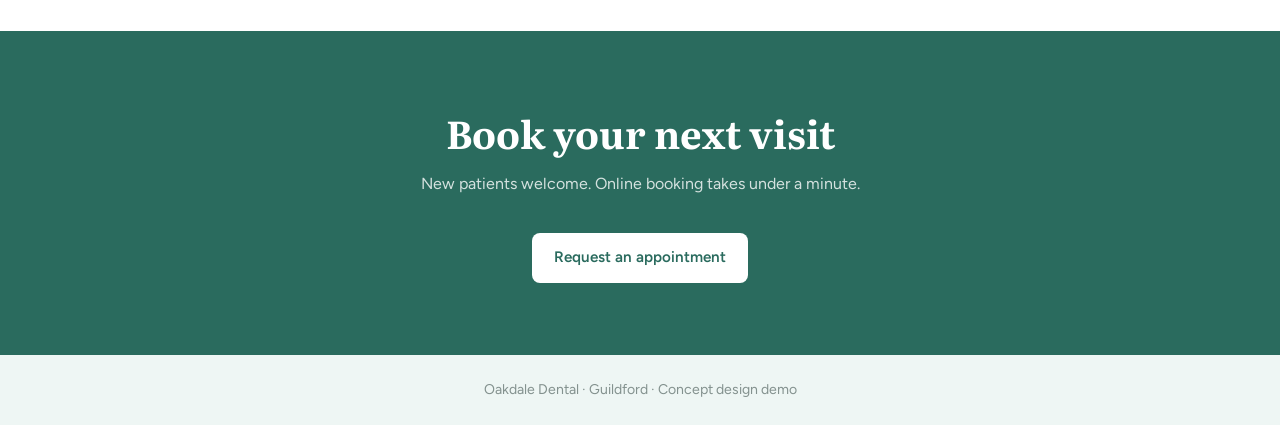
<file: portfolio/oakdale-dental.html>
<!DOCTYPE html>
<html lang="en-GB">
  <head>
    <meta charset="UTF-8" />
    <meta name="viewport" content="width=device-width, initial-scale=1" />
    <title>Oakdale Dental — Calm, modern dentistry</title>
    <link rel="preconnect" href="https://fonts.googleapis.com" />
    <link rel="preconnect" href="https://fonts.gstatic.com" crossorigin />
    <link
      href="https://fonts.googleapis.com/css2?family=Figtree:wght@400;500;600;700&family=Literata:opsz,wght@7..72,500;7..72,600&display=swap"
      rel="stylesheet"
    />
    <style>
      :root {
        --mint: #2a6b5e;
        --mint-soft: #d8efe8;
        --sky: #eef6f4;
        --ink: #1a2e2a;
        --white: #ffffff;
        --display: "Literata", Georgia, serif;
        --body: "Figtree", system-ui, sans-serif;
      }
      * {
        box-sizing: border-box;
      }
      html {
        scroll-behavior: smooth;
      }
      body {
        margin: 0;
        font-family: var(--body);
        color: var(--ink);
        background: var(--sky);
        line-height: 1.55;
      }
      .site-header {
        position: absolute;
        inset: 0 0 auto;
        z-index: 10;
        display: flex;
        justify-content: space-between;
        align-items: center;
        padding: 1.25rem 1.75rem;
      }
      .logo {
        font-family: var(--display);
        font-weight: 600;
        font-size: 1.25rem;
        text-decoration: none;
        color: var(--ink);
      }
      .nav {
        display: flex;
        gap: 1.4rem;
        font-size: 0.92rem;
        font-weight: 500;
      }
      .nav a {
        text-decoration: none;
        color: var(--ink);
        opacity: 0.8;
      }
      .hero {
        position: relative;
        min-height: 100vh;
        min-height: 100dvh;
        display: flex;
        align-items: center;
        overflow: hidden;
        background: var(--mint-soft);
      }
      .hero-bg {
        position: absolute;
        inset: 0;
        background:
          linear-gradient(90deg, rgba(216, 239, 232, 0.95) 0%, rgba(216, 239, 232, 0.75) 42%, rgba(216, 239, 232, 0.15) 100%),
          url("https://images.unsplash.com/photo-1629909613654-28e377c37b09?w=1800&q=80")
            right center / cover no-repeat;
        animation: softIn 1.1s ease both;
      }
      @keyframes softIn {
        from {
          opacity: 0.4;
          transform: scale(1.04);
        }
        to {
          opacity: 1;
          transform: scale(1);
        }
      }
      .hero-content {
        position: relative;
        z-index: 1;
        padding: 6rem 1.75rem 4rem;
        max-width: 34rem;
        animation: fadeUp 0.8s 0.2s ease both;
      }
      @keyframes fadeUp {
        from {
          opacity: 0;
          transform: translateY(16px);
        }
        to {
          opacity: 1;
          transform: none;
        }
      }
      .brand-mark {
        font-family: var(--display);
        font-size: clamp(2.4rem, 6vw, 3.8rem);
        font-weight: 600;
        margin: 0 0 0.85rem;
        line-height: 1.1;
        color: var(--mint);
      }
      .hero h1 {
        font-family: var(--body);
        font-weight: 500;
        font-size: clamp(1.15rem, 2.5vw, 1.35rem);
        margin: 0 0 0.85rem;
        line-height: 1.4;
      }
      .hero-lead {
        margin: 0 0 1.6rem;
        color: rgba(26, 46, 42, 0.75);
      }
      .btn {
        display: inline-flex;
        padding: 0.85rem 1.35rem;
        border-radius: 8px;
        font-weight: 600;
        font-size: 0.95rem;
        text-decoration: none;
        transition: transform 0.2s ease, background 0.2s;
      }
      .btn:hover {
        transform: translateY(-2px);
      }
      .btn-primary {
        background: var(--mint);
        color: #fff;
      }
      .btn-ghost {
        margin-left: 0.5rem;
        background: transparent;
        color: var(--mint);
        border: 1.5px solid var(--mint);
      }
      .section {
        padding: 4.5rem 1.75rem;
      }
      .wrap {
        max-width: 60rem;
        margin: 0 auto;
      }
      .section h2 {
        font-family: var(--display);
        font-size: clamp(1.8rem, 3.5vw, 2.4rem);
        margin: 0 0 0.6rem;
        color: var(--mint);
      }
      .section-lead {
        margin: 0 0 2.25rem;
        max-width: 32rem;
        color: rgba(26, 46, 42, 0.7);
      }
      .services {
        display: grid;
        gap: 1.25rem;
        grid-template-columns: repeat(auto-fit, minmax(14rem, 1fr));
      }
      .services article {
        background: var(--white);
        padding: 1.5rem 1.35rem;
        border-radius: 12px;
        border: 1px solid rgba(42, 107, 94, 0.12);
        transition: transform 0.25s ease;
      }
      .services article:hover {
        transform: translateY(-3px);
      }
      .services h3 {
        margin: 0 0 0.4rem;
        font-size: 1.1rem;
      }
      .services p {
        margin: 0;
        font-size: 0.95rem;
        color: rgba(26, 46, 42, 0.68);
      }
      .book {
        background: var(--mint);
        color: #fff;
        text-align: center;
      }
      .book h2 {
        color: #fff;
      }
      .book .section-lead {
        color: rgba(255, 255, 255, 0.8);
        margin-left: auto;
        margin-right: auto;
      }
      .book .btn-primary {
        background: #fff;
        color: var(--mint);
      }
      footer {
        text-align: center;
        padding: 1.5rem;
        font-size: 0.88rem;
        color: rgba(26, 46, 42, 0.5);
      }
      @media (max-width: 640px) {
        .nav {
          display: none;
        }
        .btn-ghost {
          margin-left: 0;
          margin-top: 0.5rem;
        }
        .hero-actions {
          display: flex;
          flex-direction: column;
          align-items: flex-start;
        }
      }
    </style>
  </head>
  <body>
    <header class="site-header">
      <a class="logo" href="#">Oakdale Dental</a>
      <nav class="nav" aria-label="Primary">
        <a href="#services">Services</a>
        <a href="#about">About</a>
        <a href="#book">Book</a>
      </nav>
    </header>

    <main>
      <section class="hero">
        <div class="hero-bg" aria-hidden="true"></div>
        <div class="hero-content">
          <p class="brand-mark">Oakdale Dental</p>
          <h1>Gentle dentistry in a calm, modern practice.</h1>
          <p class="hero-lead">
            Check-ups, cosmetic care, and emergency appointments — with time to
            listen and explain.
          </p>
          <div class="hero-actions">
            <a class="btn btn-primary" href="#book">Book online</a>
            <a class="btn btn-ghost" href="#services">Our services</a>
          </div>
        </div>
      </section>

      <section class="section" id="services">
        <div class="wrap">
          <h2>Care that fits your life</h2>
          <p class="section-lead">
            From routine hygiene to smile makeovers — one welcoming team.
          </p>
          <div class="services">
            <article>
              <h3>Check-ups &amp; hygiene</h3>
              <p>Thorough exams and cleans to keep you confident between visits.</p>
            </article>
            <article>
              <h3>Cosmetic dentistry</h3>
              <p>Whitening, bonding, and aligners planned around your goals.</p>
            </article>
            <article>
              <h3>Family care</h3>
              <p>Friendly appointments for children and nervous patients.</p>
            </article>
            <article>
              <h3>Same-day emergencies</h3>
              <p>Pain relief when you need it — call first thing.</p>
            </article>
          </div>
        </div>
      </section>

      <section class="section" id="about" style="background: var(--white)">
        <div class="wrap">
          <h2>Your neighbourhood practice</h2>
          <p class="section-lead">
            Based in Guildford with free parking and late-evening clinics on
            Thursdays. NHS and private options available.
          </p>
        </div>
      </section>

      <section class="section book" id="book">
        <div class="wrap">
          <h2>Book your next visit</h2>
          <p class="section-lead">New patients welcome. Online booking takes under a minute.</p>
          <a class="btn btn-primary" href="mailto:hello@oakdaledental.example"
            >Request an appointment</a
          >
        </div>
      </section>
    </main>

    <footer>Oakdale Dental · Guildford · Concept design demo</footer>
  </body>
</html>
</file>
<file: styles.css>
:root {
  --ink: #0b1c28;
  --ink-soft: #1a3344;
  --paper: #f3efe6;
  --paper-deep: #e7e0d2;
  --teal: #1a7a6c;
  --teal-deep: #125e54;
  --mist: rgba(243, 239, 230, 0.88);
  --line: rgba(11, 28, 40, 0.12);
  --shadow: 0 18px 50px rgba(11, 28, 40, 0.18);
  --font-display: "Fraunces", Georgia, serif;
  --font-body: "Karla", system-ui, sans-serif;
  --max: 68rem;
}

*,
*::before,
*::after {
  box-sizing: border-box;
}

html {
  scroll-behavior: smooth;
}

body {
  margin: 0;
  font-family: var(--font-body);
  color: var(--ink);
  background:
    radial-gradient(1200px 600px at 10% -10%, rgba(26, 122, 108, 0.08), transparent 55%),
    radial-gradient(900px 500px at 100% 20%, rgba(11, 28, 40, 0.06), transparent 50%),
    var(--paper);
  line-height: 1.55;
  font-size: 1.05rem;
}

img {
  max-width: 100%;
  display: block;
}

a {
  color: var(--teal-deep);
  text-decoration-thickness: 1px;
  text-underline-offset: 0.18em;
}

a:hover {
  color: var(--teal);
}

.wrap {
  width: min(100% - 2.5rem, var(--max));
  margin-inline: auto;
}

.site-header {
  position: fixed;
  inset: 0 0 auto;
  z-index: 20;
  display: flex;
  align-items: center;
  justify-content: space-between;
  padding: 1rem 1.5rem;
  background: linear-gradient(to bottom, rgba(11, 28, 40, 0.72), transparent);
  color: var(--paper);
  mix-blend-mode: normal;
}

.site-header .logo,
.site-header a {
  color: var(--paper);
  text-decoration: none;
}

.logo {
  display: inline-flex;
  align-items: center;
  gap: 0.6rem;
  font-family: var(--font-display);
  font-weight: 700;
  font-size: 1.15rem;
  letter-spacing: -0.02em;
}

.logo-mark {
  flex-shrink: 0;
  width: 2rem;
  height: 2rem;
}

.nav {
  display: flex;
  gap: 1.25rem;
  align-items: center;
  font-size: 0.95rem;
  font-weight: 500;
}

.nav-cta {
  border: 1px solid rgba(243, 239, 230, 0.45);
  padding: 0.45rem 0.85rem;
  transition: background 0.2s ease, color 0.2s ease;
}

.nav-cta:hover {
  background: var(--paper);
  color: var(--ink);
}

.hero {
  position: relative;
  min-height: 100vh;
  min-height: 100svh;
  display: grid;
  align-items: end;
  color: var(--paper);
  overflow: hidden;
}

.hero-media {
  position: absolute;
  inset: 0;
  background:
    url("https://images.unsplash.com/photo-1441986300917-64674bd600d8?auto=format&fit=crop&w=2000&q=80")
      center / cover no-repeat;
  transform: scale(1.04);
  animation: hero-drift 18s ease-in-out infinite alternate;
}

.hero-scrim {
  position: absolute;
  inset: 0;
  background:
    linear-gradient(180deg, rgba(11, 28, 40, 0.35) 0%, rgba(11, 28, 40, 0.72) 55%, rgba(11, 28, 40, 0.92) 100%),
    linear-gradient(90deg, rgba(11, 28, 40, 0.55), transparent 55%);
}

.hero-content {
  position: relative;
  z-index: 1;
  width: min(100% - 2.5rem, 42rem);
  margin: 0 auto 12vh 8vw;
  padding-bottom: 1rem;
}

.brand-mark {
  font-family: var(--font-display);
  font-size: clamp(1.6rem, 3.5vw, 2.35rem);
  font-weight: 700;
  margin: 0 0 0.85rem;
  letter-spacing: -0.03em;
  opacity: 0;
  animation: rise 0.9s ease forwards 0.15s;
}

.hero h1 {
  font-family: var(--font-display);
  font-weight: 500;
  font-size: clamp(1.55rem, 3.2vw, 2.35rem);
  line-height: 1.2;
  margin: 0 0 1rem;
  max-width: 18ch;
  opacity: 0;
  animation: rise 0.9s ease forwards 0.35s;
}

.hero-lead {
  margin: 0 0 1.6rem;
  max-width: 34ch;
  font-size: 1.08rem;
  color: var(--mist);
  opacity: 0;
  animation: rise 0.9s ease forwards 0.5s;
}

.hero-actions {
  display: flex;
  flex-wrap: wrap;
  gap: 0.75rem;
  opacity: 0;
  animation: rise 0.9s ease forwards 0.65s;
}

.btn {
  display: inline-flex;
  align-items: center;
  justify-content: center;
  padding: 0.85rem 1.25rem;
  font: inherit;
  font-weight: 600;
  border: 1px solid transparent;
  cursor: pointer;
  text-decoration: none;
  transition: transform 0.2s ease, background 0.2s ease, color 0.2s ease, border-color 0.2s ease;
}

.btn:hover {
  transform: translateY(-1px);
}

.btn-primary {
  background: var(--teal);
  color: #f7fffc;
}

.btn-primary:hover {
  background: var(--teal-deep);
  color: #f7fffc;
}

.btn-ghost {
  border-color: rgba(243, 239, 230, 0.5);
  color: var(--paper);
  background: transparent;
}

.btn-ghost:hover {
  background: rgba(243, 239, 230, 0.12);
  color: var(--paper);
}

.section {
  padding: clamp(4rem, 9vw, 7rem) 0;
}

.section h2 {
  font-family: var(--font-display);
  font-size: clamp(1.8rem, 3.5vw, 2.6rem);
  font-weight: 700;
  letter-spacing: -0.03em;
  margin: 0 0 0.75rem;
  line-height: 1.15;
}

.section-lead {
  margin: 0 0 2rem;
  max-width: 38rem;
  color: var(--ink-soft);
  font-size: 1.1rem;
}

.audience {
  background:
    linear-gradient(135deg, rgba(26, 122, 108, 0.08), transparent 40%),
    var(--paper);
}

.audience-list {
  list-style: none;
  margin: 0;
  padding: 0;
  display: grid;
  gap: 0.85rem;
  max-width: 34rem;
}

.audience-list li {
  padding: 0.95rem 0;
  border-top: 1px solid var(--line);
  font-weight: 500;
  font-size: 1.15rem;
}

.audience-list li:last-child {
  border-bottom: 1px solid var(--line);
}

.results {
  background: var(--ink);
  color: var(--paper);
}

.results .section-lead {
  color: rgba(243, 239, 230, 0.78);
}

.results-grid {
  display: grid;
  gap: 1.5rem;
}

@media (min-width: 800px) {
  .results-grid {
    grid-template-columns: repeat(3, 1fr);
    gap: 1.75rem;
  }
}

.result-stat {
  padding-top: 1.1rem;
  border-top: 1px solid rgba(243, 239, 230, 0.22);
}

.result-figure {
  margin: 0 0 0.5rem;
  font-family: var(--font-display);
  font-size: clamp(1.85rem, 3.5vw, 2.4rem);
  font-weight: 700;
  letter-spacing: -0.03em;
  line-height: 1.1;
  color: #7ecfc0;
}

.result-stat h3 {
  margin: 0 0 0.5rem;
  font-family: var(--font-display);
  font-size: 1.2rem;
}

.result-stat p {
  margin: 0;
  font-size: 0.98rem;
  color: rgba(243, 239, 230, 0.75);
}

.packages {
  background:
    linear-gradient(180deg, var(--paper-deep), var(--paper) 40%);
}

.package-stack {
  display: grid;
  gap: 1.5rem;
}

@media (min-width: 800px) {
  .package-stack {
    grid-template-columns: 1fr 1fr;
    align-items: stretch;
  }
}

.package {
  padding: 1.75rem 1.5rem 1.5rem;
  border-top: 3px solid var(--ink);
  background: rgba(255, 255, 255, 0.35);
}

.package-featured {
  border-top-color: var(--teal);
  background: rgba(26, 122, 108, 0.08);
}

.package-tag {
  margin: 0 0 0.5rem;
  font-size: 0.8rem;
  font-weight: 600;
  letter-spacing: 0.06em;
  text-transform: uppercase;
  color: var(--teal-deep);
}

.package h3 {
  font-family: var(--font-display);
  font-size: 1.55rem;
  margin: 0 0 0.5rem;
}

.price {
  margin: 0 0 1.25rem;
  color: var(--ink-soft);
}

.price span {
  font-family: var(--font-display);
  font-size: 1.75rem;
  font-weight: 700;
  color: var(--ink);
}

.package ul {
  margin: 0;
  padding-left: 1.1rem;
  display: grid;
  gap: 0.55rem;
}

.payment-note {
  margin: 2rem 0 0;
  padding: 1rem 0 0;
  border-top: 1px solid var(--line);
  max-width: 40rem;
  color: var(--ink-soft);
}

.work {
  background: var(--paper);
  padding-bottom: clamp(3rem, 7vw, 5rem);
}

.work > .wrap {
  margin-bottom: 0.5rem;
}

.carousel {
  width: 100%;
}

.carousel-viewport {
  overflow: hidden;
  width: 100%;
}

.carousel-track {
  list-style: none;
  margin: 0;
  padding: 0;
}

.carousel-slide {
  display: grid;
  gap: 0;
  animation: slide-in 0.45s ease;
}

.carousel-slide[hidden] {
  display: none;
}

.slide-preview {
  position: relative;
  display: flex;
  flex-direction: column;
  justify-content: flex-end;
  min-height: clamp(22rem, 62vw, 36rem);
  width: 100%;
  padding: clamp(1.75rem, 4vw, 3rem);
  color: #f7f5f1;
  background:
    var(--hero) center / cover no-repeat;
  border: none;
  overflow: hidden;
  cursor: default;
  user-select: none;
}

.slide-preview:hover .slide-scrim {
  background: linear-gradient(
    to top,
    rgba(11, 28, 40, 0.45) 0%,
    rgba(11, 28, 40, 0.12) 50%,
    transparent 100%
  );
}

.slide-scrim {
  position: absolute;
  inset: 0;
  background: linear-gradient(
    to top,
    rgba(11, 28, 40, 0.35) 0%,
    rgba(11, 28, 40, 0.08) 45%,
    transparent 100%
  );
  transition: background 0.35s ease;
  pointer-events: none;
}

.slide-quote {
  margin: 0;
  padding: 1.5rem clamp(1.25rem, 4vw, 3rem) 0;
  width: min(100% - 0rem, var(--max));
  margin-inline: auto;
  border: none;
}

.slide-quote p {
  margin: 0 0 0.75rem;
  font-family: var(--font-display);
  font-size: clamp(1.15rem, 2.4vw, 1.4rem);
  font-weight: 500;
  font-style: italic;
  line-height: 1.4;
  color: var(--ink);
}

.slide-quote footer {
  font-size: 0.92rem;
  color: var(--ink-soft);
  font-style: normal;
}

.slide-cta {
  margin: 1rem 0 0;
  padding: 0 clamp(1.25rem, 4vw, 3rem);
}

.slide-link {
  font-size: 0.95rem;
}

.faq {
  background: var(--paper-deep);
}

.faq-list {
  display: grid;
  gap: 0.65rem;
  max-width: 44rem;
}

.faq-item {
  border: 1px solid var(--line);
  background: rgba(255, 255, 255, 0.55);
  border-radius: 6px;
  overflow: hidden;
}

.faq-item summary {
  padding: 1rem 1.15rem;
  font-weight: 600;
  cursor: pointer;
  list-style: none;
  display: flex;
  align-items: center;
  justify-content: space-between;
  gap: 1rem;
}

.faq-item summary::-webkit-details-marker {
  display: none;
}

.faq-item summary::after {
  content: "+";
  font-size: 1.25rem;
  font-weight: 500;
  color: var(--teal);
  flex-shrink: 0;
}

.faq-item[open] summary::after {
  content: "−";
}

.faq-item summary:hover {
  background: rgba(26, 122, 108, 0.06);
}

.faq-item p {
  margin: 0;
  padding: 0 1.15rem 1.1rem;
  color: var(--ink-soft);
  line-height: 1.55;
}

.faq-item a {
  color: var(--teal);
}

.carousel-controls {
  display: flex;
  align-items: center;
  justify-content: space-between;
  gap: 0.75rem;
  margin-top: 1.5rem;
}

.carousel-btn {
  font: inherit;
  font-weight: 600;
  font-size: 0.9rem;
  padding: 0.55rem 0.85rem;
  border: 1px solid var(--line);
  background: rgba(255, 255, 255, 0.45);
  color: var(--ink);
  cursor: pointer;
  transition: background 0.2s ease, border-color 0.2s ease;
}

.carousel-btn:hover {
  background: rgba(26, 122, 108, 0.1);
  border-color: rgba(26, 122, 108, 0.35);
}

.carousel-dots {
  display: flex;
  flex-wrap: wrap;
  justify-content: center;
  gap: 0.4rem;
}

.carousel-dot {
  width: 0.55rem;
  height: 0.55rem;
  padding: 0;
  border: none;
  border-radius: 50%;
  background: rgba(11, 28, 40, 0.22);
  cursor: pointer;
  transition: background 0.2s ease, transform 0.2s ease;
}

.carousel-dot[aria-selected="true"] {
  background: var(--teal);
  transform: scale(1.2);
}

.ai {
  background:
    linear-gradient(180deg, rgba(26, 122, 108, 0.06), transparent 30%),
    var(--paper-deep);
}

.ai-grid {
  display: grid;
  gap: 1.5rem;
  margin-bottom: 2rem;
}

@media (min-width: 800px) {
  .ai-grid {
    grid-template-columns: 1.15fr 0.85fr;
    align-items: start;
  }
}

.ai-how h3,
.ai-price h3 {
  font-family: var(--font-display);
  font-size: 1.45rem;
  margin: 0 0 1rem;
}

.ai-steps {
  margin: 0;
  padding: 0;
  list-style: none;
  display: grid;
  gap: 1rem;
}

.ai-steps li {
  padding: 0.85rem 0;
  border-top: 1px solid var(--line);
  color: var(--ink-soft);
}

.ai-steps li:last-child {
  border-bottom: 1px solid var(--line);
}

.ai-steps strong {
  color: var(--ink);
}

.ai-price {
  padding: 1.75rem 1.5rem 1.5rem;
  border-top: 3px solid var(--teal);
  background: rgba(255, 255, 255, 0.4);
}

.ai-price ul {
  margin: 0;
  padding-left: 1.1rem;
  display: grid;
  gap: 0.55rem;
}

.econ-grid {
  display: grid;
  gap: 1.25rem;
}

@media (min-width: 700px) {
  .econ-grid {
    grid-template-columns: 1fr 1fr;
  }
}

.econ {
  padding: 1.35rem 1.25rem;
  background: rgba(255, 255, 255, 0.45);
  border: 1px solid var(--line);
}

.econ h3 {
  margin: 0 0 0.5rem;
  font-size: 1rem;
  font-weight: 600;
  color: var(--ink-soft);
}

.econ-figure {
  margin: 0 0 0.75rem;
  font-family: var(--font-display);
  font-size: 2rem;
  font-weight: 700;
  line-height: 1.1;
  color: var(--ink);
}

.econ-figure span {
  font-size: 1rem;
  font-weight: 500;
  color: var(--ink-soft);
}

.econ p {
  margin: 0;
  font-size: 0.98rem;
  color: var(--ink-soft);
}

.econ-note {
  margin: 1.25rem 0 0;
  max-width: 44rem;
  font-size: 0.9rem;
  color: var(--ink-soft);
}

.ai-cta-row {
  margin: 1.75rem 0 0;
  display: flex;
  flex-direction: column;
  gap: 0.75rem;
  align-items: flex-start;
}

.ai-try-hint {
  font-size: 0.92rem;
  color: var(--ink-soft);
  max-width: 28rem;
}

.ai-cta-row .btn-primary {
  color: #f7fffc;
  text-decoration: none;
}

.process {
  background: var(--ink);
  color: var(--paper);
}

.process .section-lead {
  color: rgba(243, 239, 230, 0.78);
}

.steps {
  list-style: none;
  margin: 0;
  padding: 0;
  display: grid;
  gap: 1.5rem;
}

@media (min-width: 900px) {
  .steps {
    grid-template-columns: repeat(4, 1fr);
    gap: 1.25rem;
  }
}

.steps li {
  display: grid;
  gap: 0.75rem;
  padding-top: 1rem;
  border-top: 1px solid rgba(243, 239, 230, 0.2);
}

.step-num {
  font-family: var(--font-display);
  font-size: 0.95rem;
  letter-spacing: 0.08em;
  color: #7ecfc0;
}

.steps h3 {
  margin: 0 0 0.4rem;
  font-family: var(--font-display);
  font-size: 1.25rem;
}

.steps p {
  margin: 0;
  color: rgba(243, 239, 230, 0.78);
  font-size: 0.98rem;
}

.contact {
  background:
    radial-gradient(700px 400px at 90% 0%, rgba(26, 122, 108, 0.12), transparent 60%),
    var(--paper);
}

.contact-grid {
  display: grid;
  gap: 2.5rem;
}

@media (min-width: 860px) {
  .contact-grid {
    grid-template-columns: 0.9fr 1.1fr;
    align-items: start;
  }
}

.contact-direct {
  margin-top: 1.5rem;
}

.contact-direct a {
  display: inline-block;
  margin-top: 0.25rem;
  font-weight: 600;
}

.contact-embed {
  background: rgba(255, 255, 255, 0.45);
  border: 1px solid var(--line);
  box-shadow: var(--shadow);
  overflow: hidden;
}

.contact-embed iframe {
  display: block;
  width: 100%;
  min-height: 680px;
  border: none;
}

.site-footer {
  padding: 2rem 0 2.5rem;
  border-top: 1px solid var(--line);
  background: var(--paper-deep);
}

.footer-row {
  display: flex;
  flex-wrap: wrap;
  gap: 0.75rem 1.5rem;
  justify-content: space-between;
  align-items: baseline;
  color: var(--ink-soft);
}

.reveal {
  opacity: 0;
  transform: translateY(18px);
  transition: opacity 0.7s ease, transform 0.7s ease;
}

.reveal.is-visible {
  opacity: 1;
  transform: none;
}

@keyframes rise {
  from {
    opacity: 0;
    transform: translateY(16px);
  }
  to {
    opacity: 1;
    transform: none;
  }
}

@keyframes hero-drift {
  from {
    transform: scale(1.04) translate3d(0, 0, 0);
  }
  to {
    transform: scale(1.08) translate3d(-1.5%, -1%, 0);
  }
}

@keyframes slide-in {
  from {
    opacity: 0;
    transform: translateX(12px);
  }
  to {
    opacity: 1;
    transform: none;
  }
}

@media (max-width: 700px) {
  .nav a:not(.nav-cta) {
    display: none;
  }

  .hero-content {
    margin: 0 auto 10vh;
    width: min(100% - 2rem, 42rem);
  }

  .site-header {
    background: linear-gradient(to bottom, rgba(11, 28, 40, 0.85), transparent);
  }
}

@media (prefers-reduced-motion: reduce) {
  html {
    scroll-behavior: auto;
  }

  .hero-media,
  .brand-mark,
  .hero h1,
  .hero-lead,
  .hero-actions,
  .reveal,
  .carousel-slide {
    animation: none !important;
    transition: none !important;
    opacity: 1;
    transform: none;
  }
}

/* —— Chat widget —— */

.chat-root {
  position: fixed;
  bottom: 1.25rem;
  right: 1.25rem;
  z-index: 30;
  font-size: 0.95rem;
}

.chat-launcher {
  display: flex;
  align-items: center;
  gap: 0.5rem;
  padding: 0.75rem 1rem;
  border: none;
  border-radius: 999px;
  background: var(--teal);
  color: #f7fffc;
  font: inherit;
  font-weight: 600;
  cursor: pointer;
  box-shadow: var(--shadow);
  transition: background 0.2s ease, transform 0.2s ease;
}

.chat-launcher:hover {
  background: var(--teal-deep);
  transform: translateY(-1px);
}

.chat-launcher svg {
  flex-shrink: 0;
}

.chat-panel {
  position: absolute;
  bottom: calc(100% + 0.75rem);
  right: 0;
  width: min(22rem, calc(100vw - 2.5rem));
  height: min(28rem, calc(100vh - 8rem));
  display: flex;
  flex-direction: column;
  background: var(--paper);
  border: 1px solid var(--line);
  border-radius: 14px;
  box-shadow: var(--shadow);
  overflow: hidden;
}

.chat-panel[hidden] {
  display: none;
}

.chat-panel-header {
  display: flex;
  align-items: center;
  justify-content: space-between;
  gap: 0.75rem;
  padding: 0.85rem 1rem;
  background: var(--ink);
  color: var(--paper);
}

.chat-panel-header h2 {
  margin: 0;
  font-family: var(--font-display);
  font-size: 1rem;
  font-weight: 600;
}

.chat-panel-header p {
  margin: 0.15rem 0 0;
  font-size: 0.78rem;
  color: rgba(243, 239, 230, 0.75);
}

.chat-close {
  flex-shrink: 0;
  width: 2rem;
  height: 2rem;
  border: 1px solid rgba(243, 239, 230, 0.35);
  border-radius: 8px;
  background: transparent;
  color: var(--paper);
  font-size: 1.1rem;
  line-height: 1;
  cursor: pointer;
}

.chat-close:hover {
  background: rgba(243, 239, 230, 0.12);
}

.chat-messages {
  flex: 1;
  overflow-y: auto;
  padding: 1rem;
  display: flex;
  flex-direction: column;
  gap: 0.75rem;
  background:
    linear-gradient(180deg, rgba(26, 122, 108, 0.04), transparent 30%),
    var(--paper);
}

.chat-msg {
  display: flex;
  flex-direction: column;
  gap: 0.25rem;
  max-width: 92%;
}

.chat-msg--user {
  align-self: flex-end;
}

.chat-msg--assistant {
  align-self: flex-start;
}

.chat-msg-bubble {
  padding: 0.65rem 0.85rem;
  border-radius: 12px;
  line-height: 1.45;
}

.chat-msg--user .chat-msg-bubble {
  background: var(--teal);
  color: #f7fffc;
  border-bottom-right-radius: 4px;
}

.chat-msg--assistant .chat-msg-bubble {
  background: var(--paper-deep);
  color: var(--ink);
  border: 1px solid var(--line);
  border-bottom-left-radius: 4px;
}

.chat-msg-sources {
  margin: 0;
  font-size: 0.72rem;
  color: var(--ink-soft);
  padding-left: 0.15rem;
}

.chat-form {
  display: flex;
  gap: 0.5rem;
  padding: 0.75rem;
  border-top: 1px solid var(--line);
  background: var(--paper);
}

.chat-input {
  flex: 1;
  min-width: 0;
  padding: 0.6rem 0.75rem;
  border: 1px solid var(--line);
  border-radius: 8px;
  font: inherit;
  background: #fff;
  color: var(--ink);
}

.chat-input:focus {
  outline: 2px solid rgba(26, 122, 108, 0.35);
  outline-offset: 1px;
}

.chat-send {
  flex-shrink: 0;
  padding: 0.6rem 0.9rem;
  border: none;
  border-radius: 8px;
  background: var(--teal);
  color: #f7fffc;
  font: inherit;
  font-weight: 600;
  cursor: pointer;
}

.chat-send:hover:not(:disabled) {
  background: var(--teal-deep);
}

.chat-send:disabled,
.chat-input:disabled {
  opacity: 0.6;
  cursor: not-allowed;
}

.chat-status {
  padding: 0 0.75rem 0.5rem;
  font-size: 0.75rem;
  color: var(--ink-soft);
  text-align: center;
}

.chat-disclaimer {
  padding: 0 0.75rem 0.65rem;
  font-size: 0.68rem;
  color: var(--ink-soft);
  text-align: center;
  line-height: 1.35;
}
</file>
